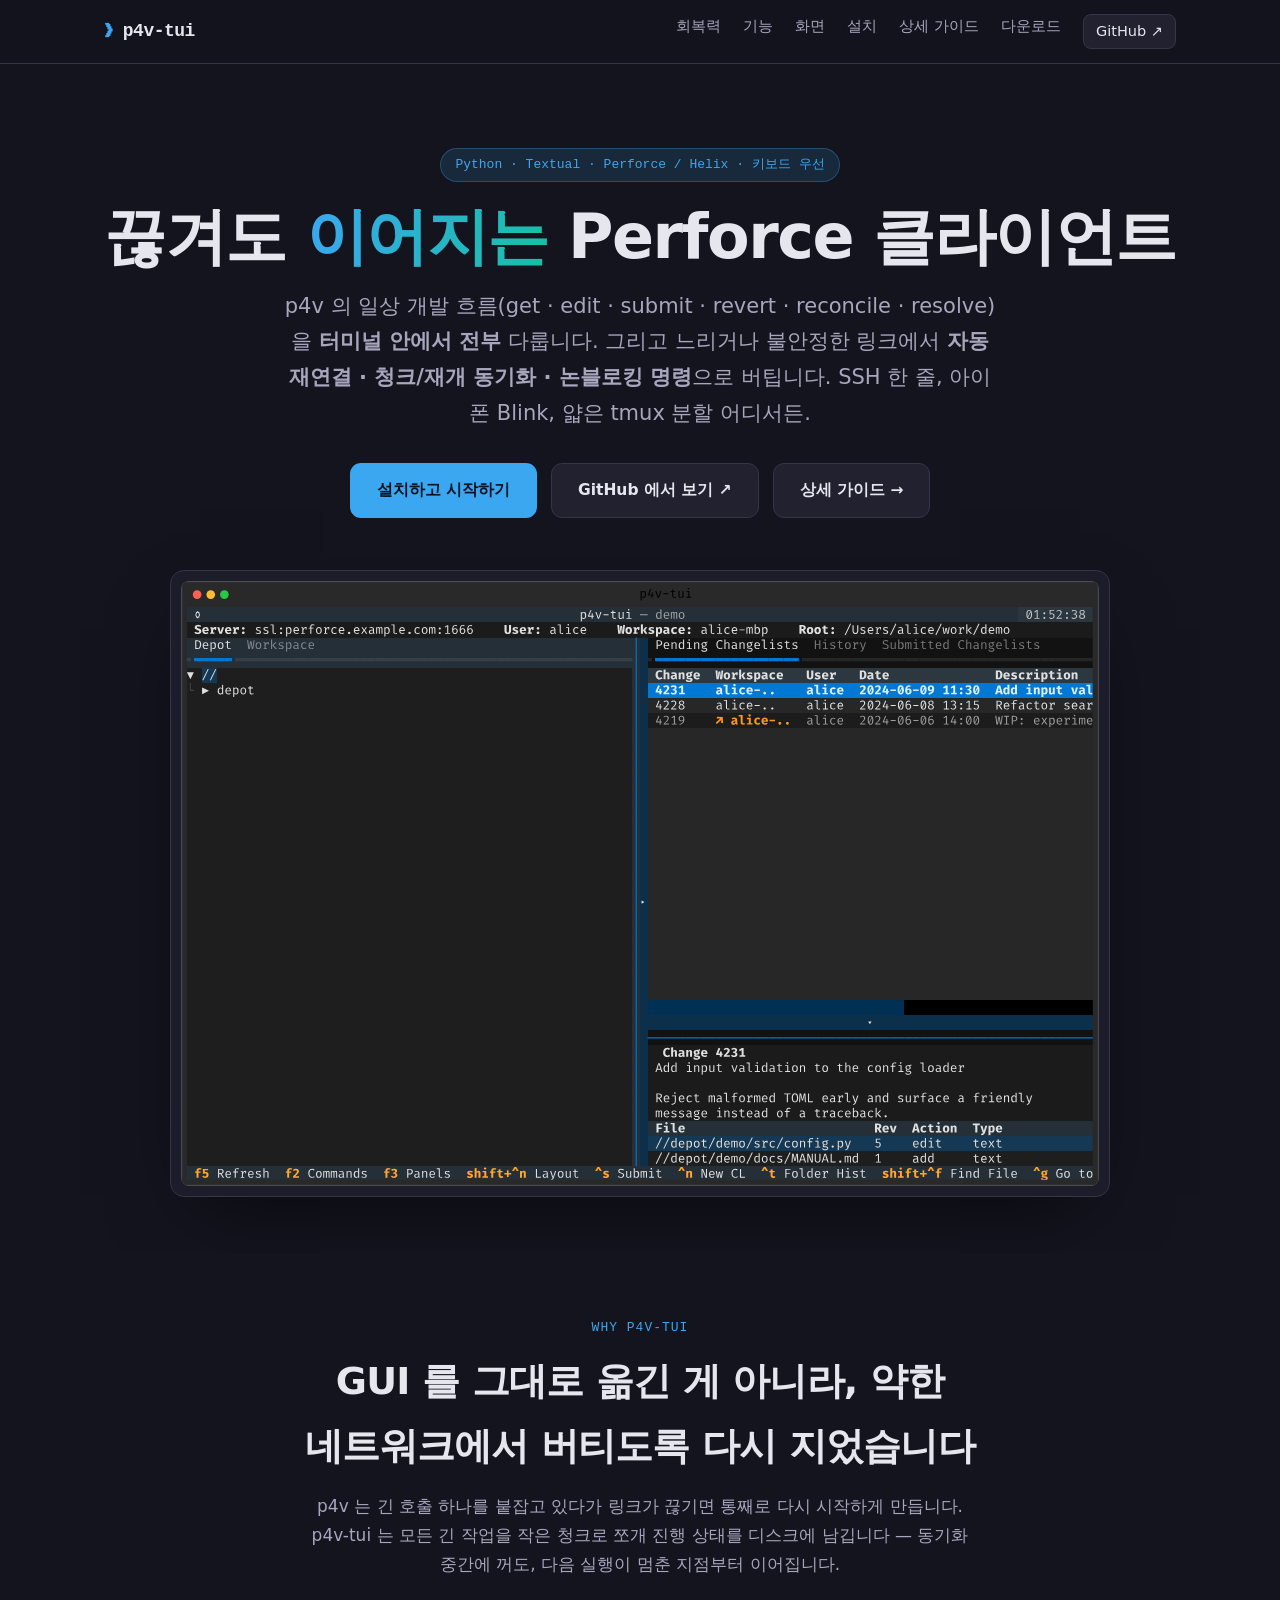
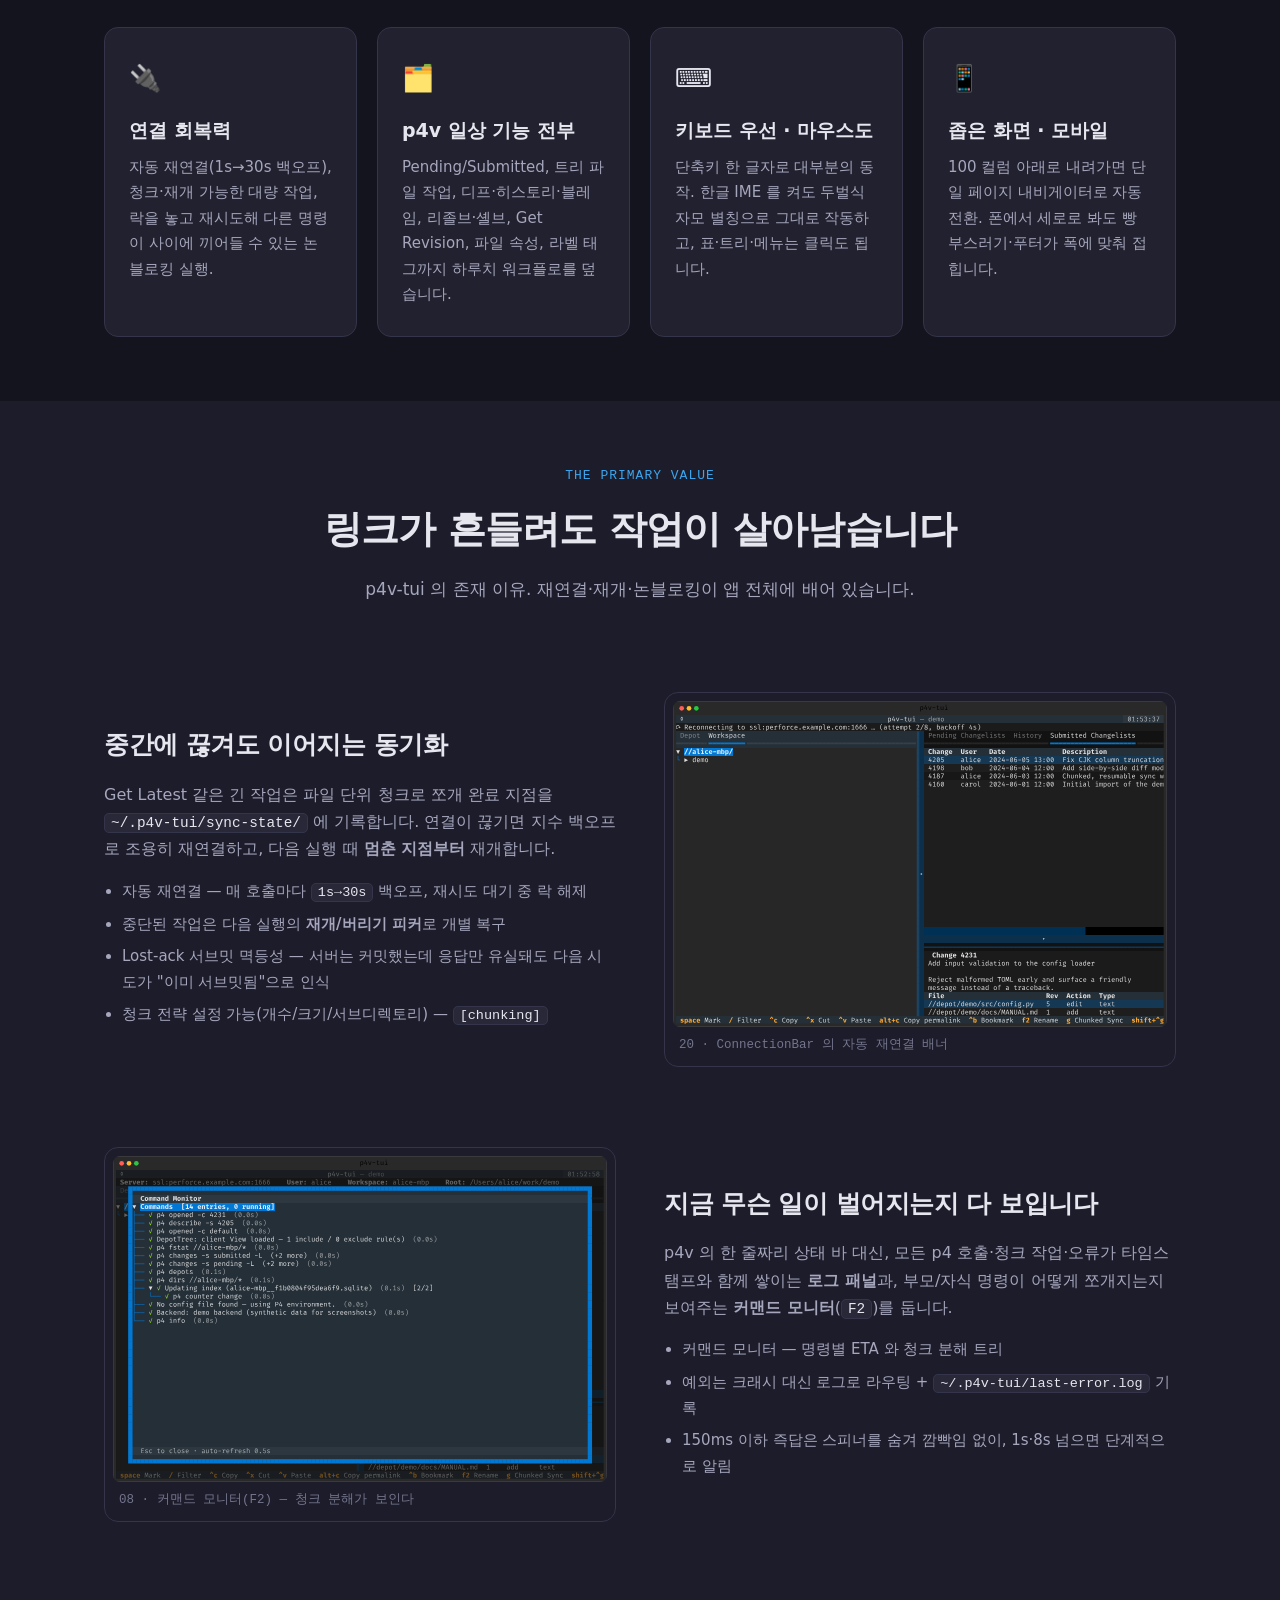
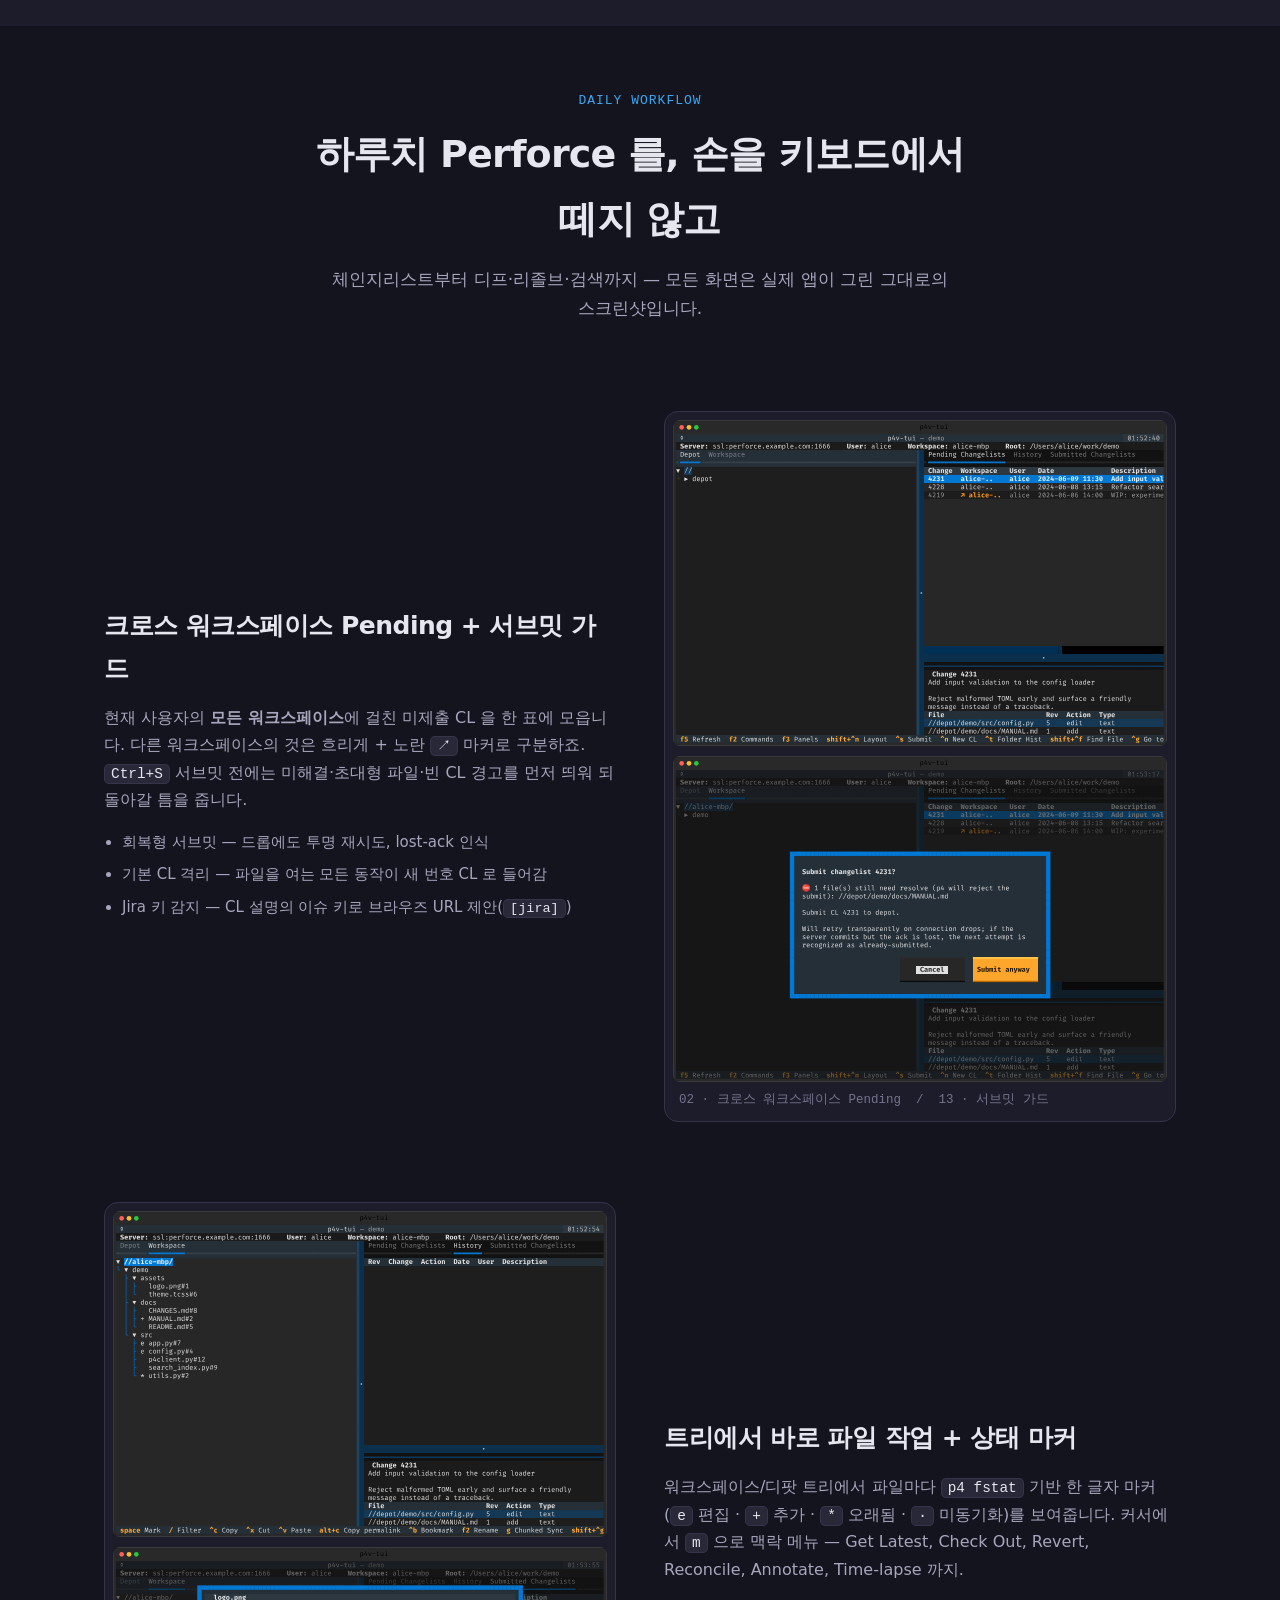
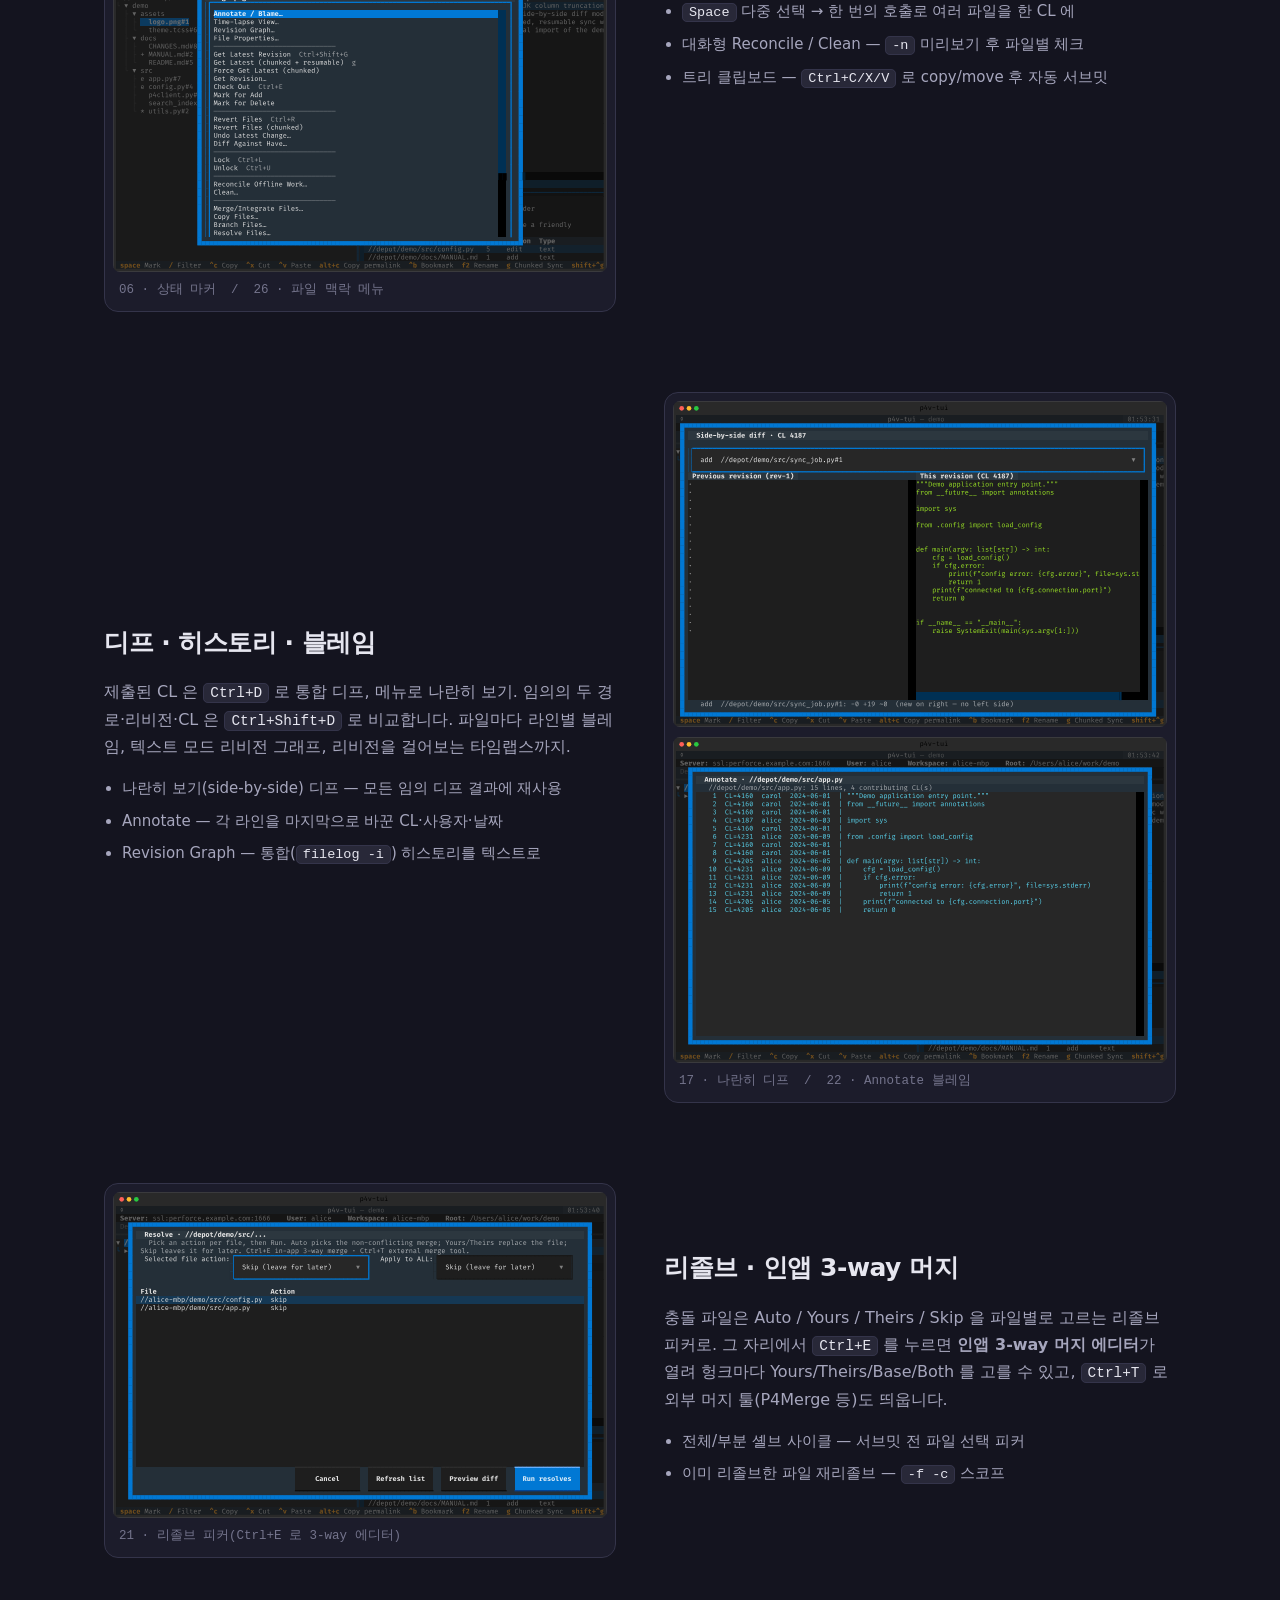
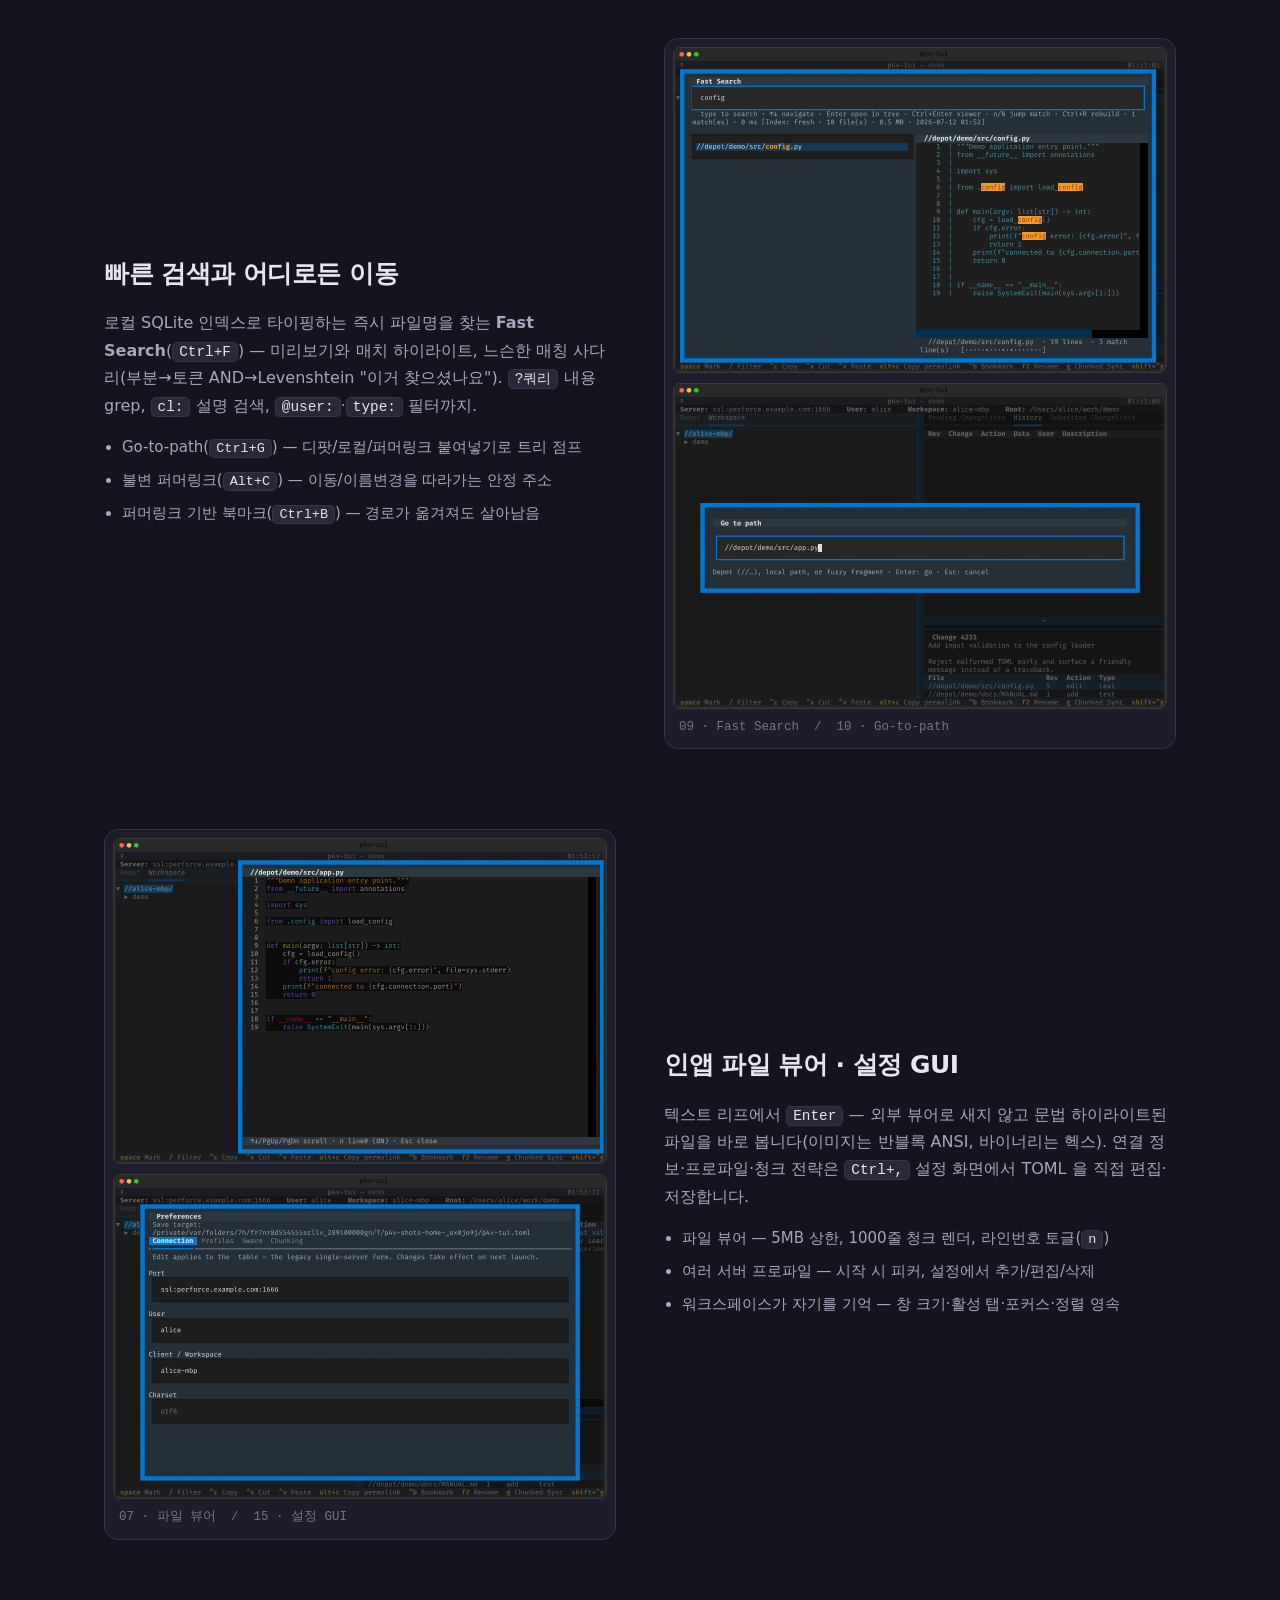
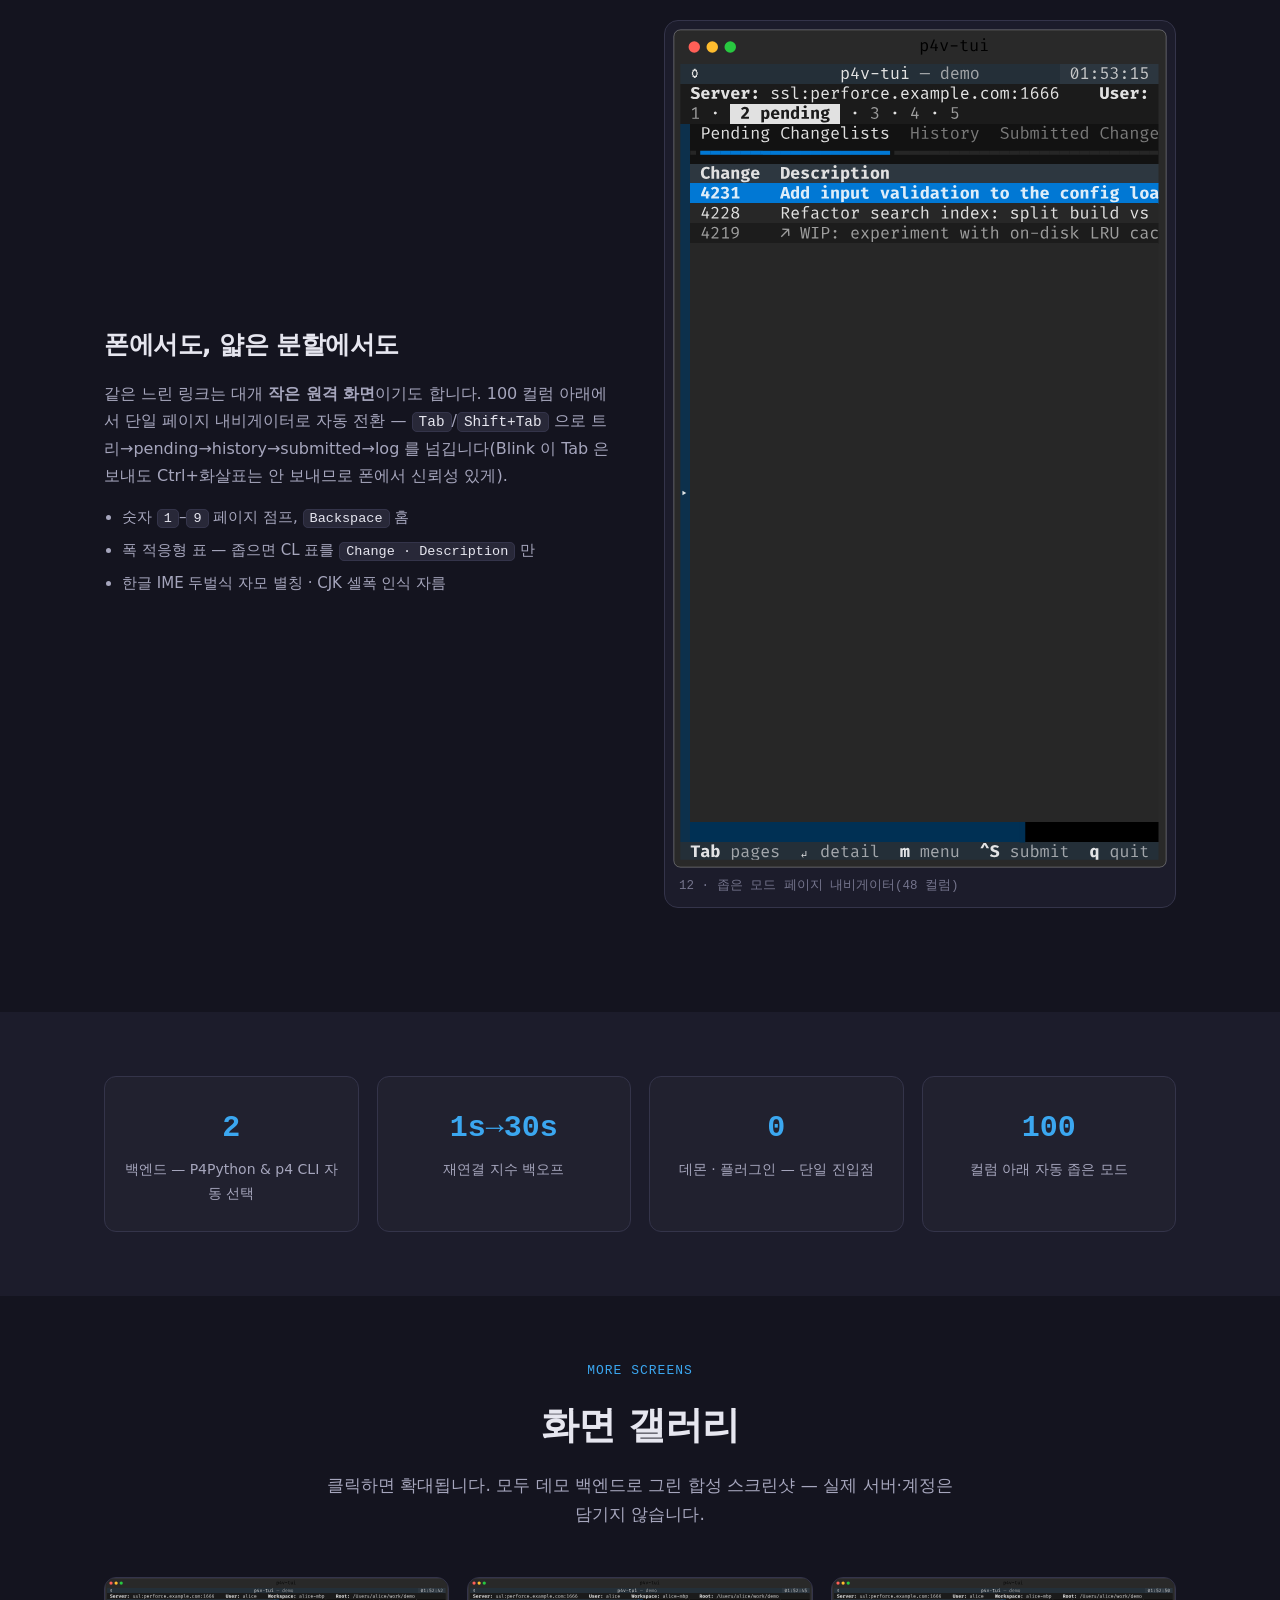
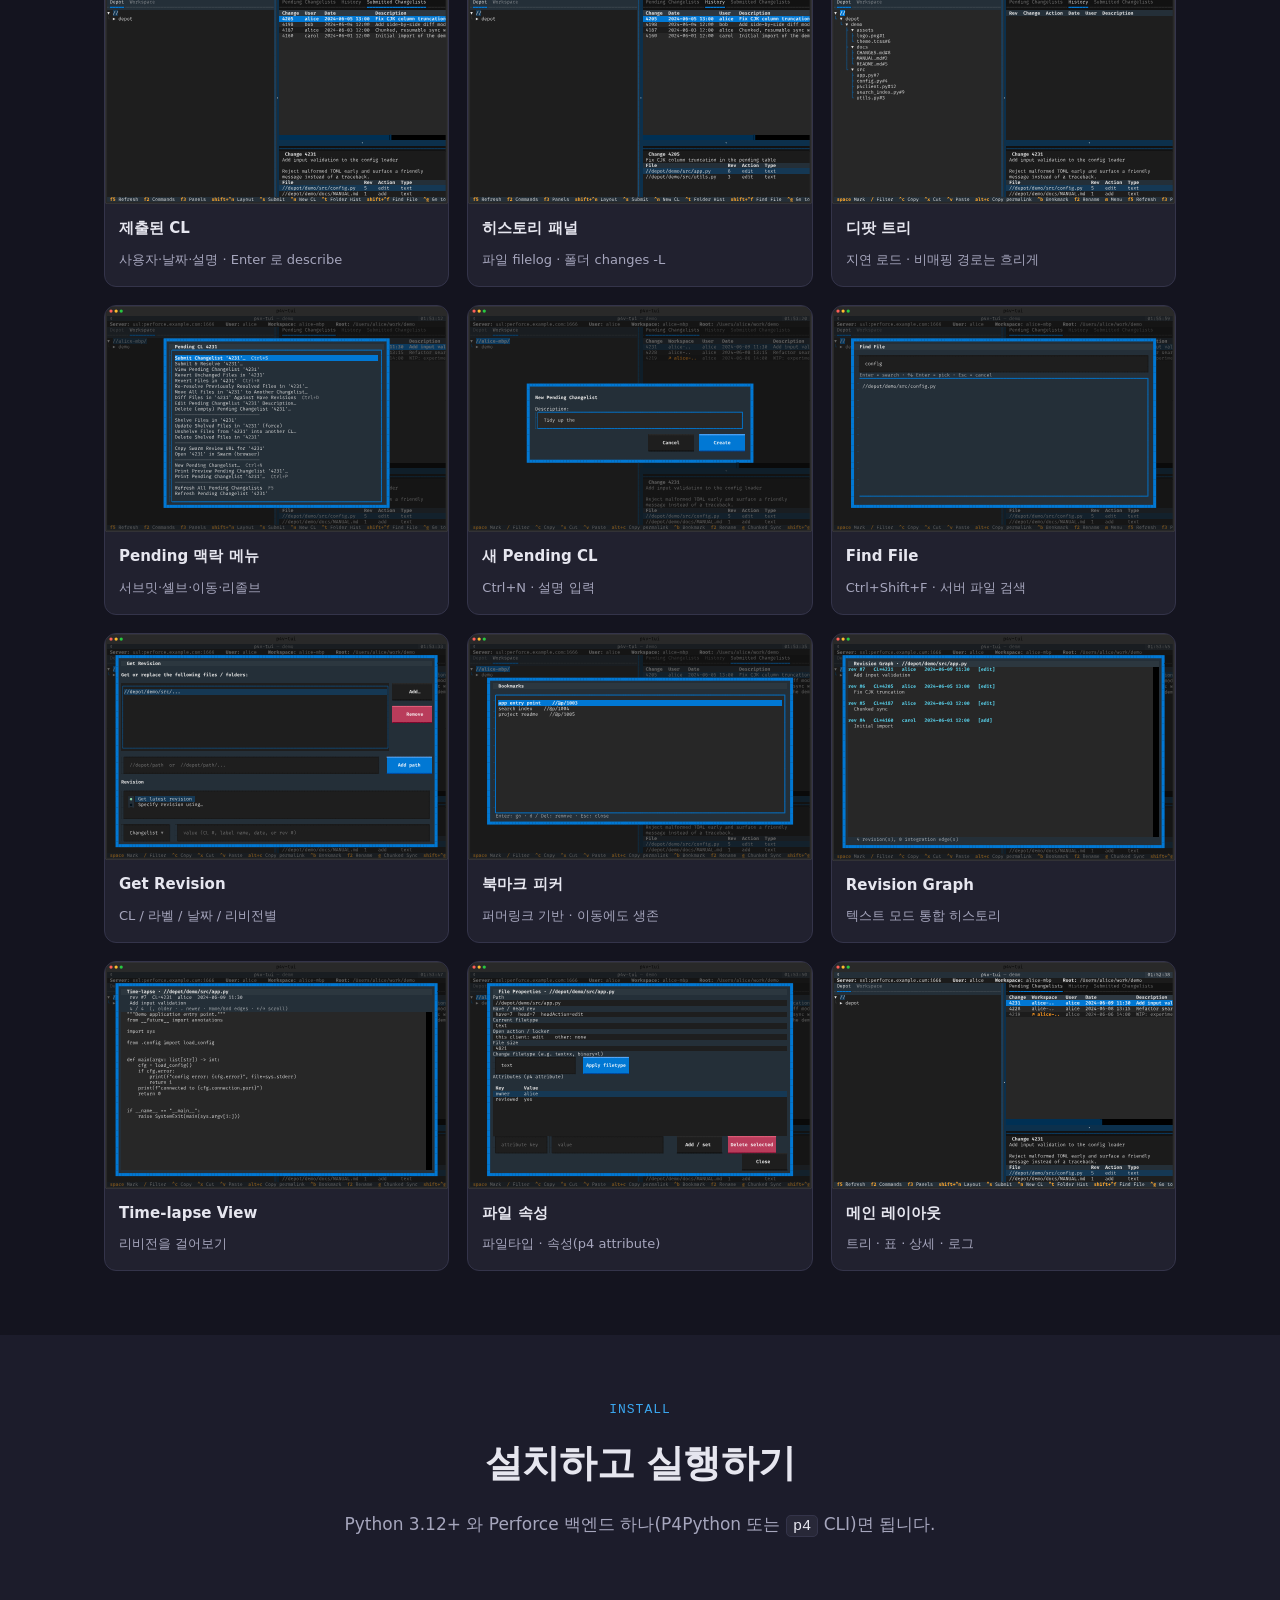
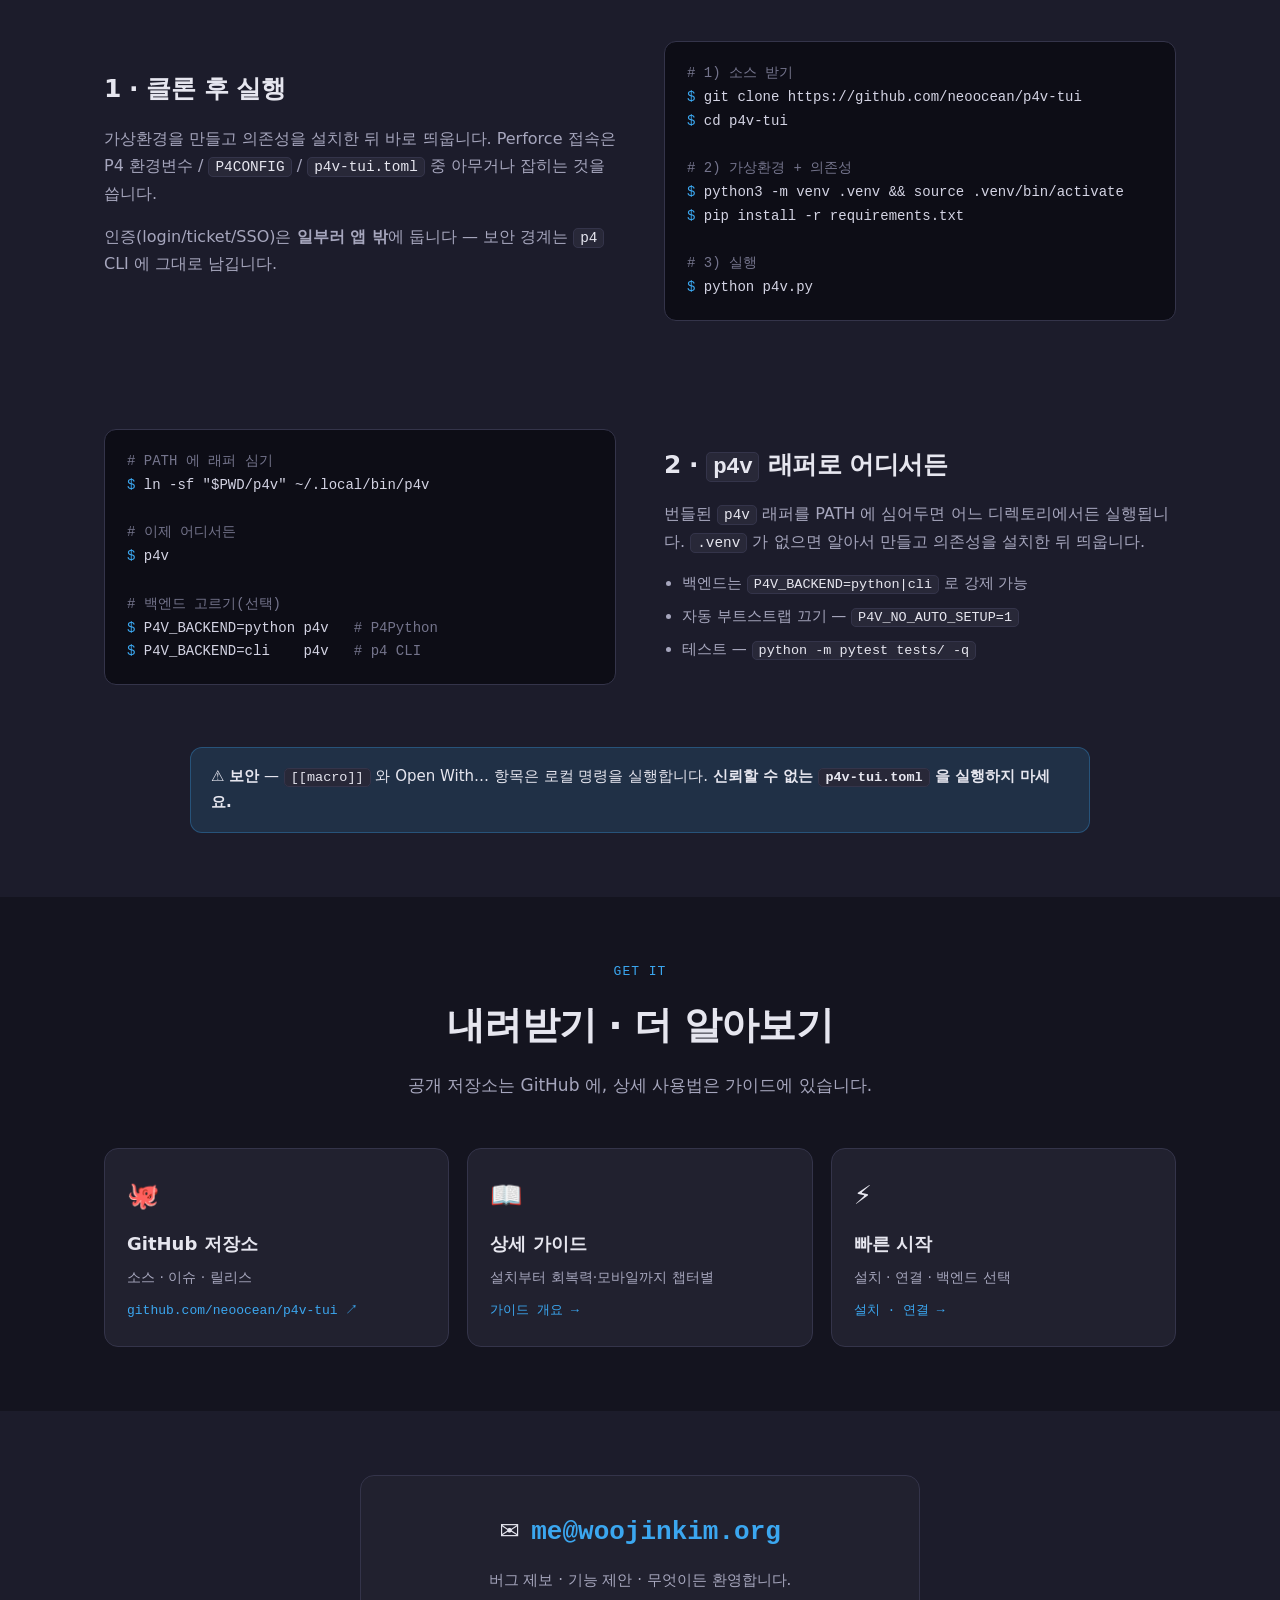
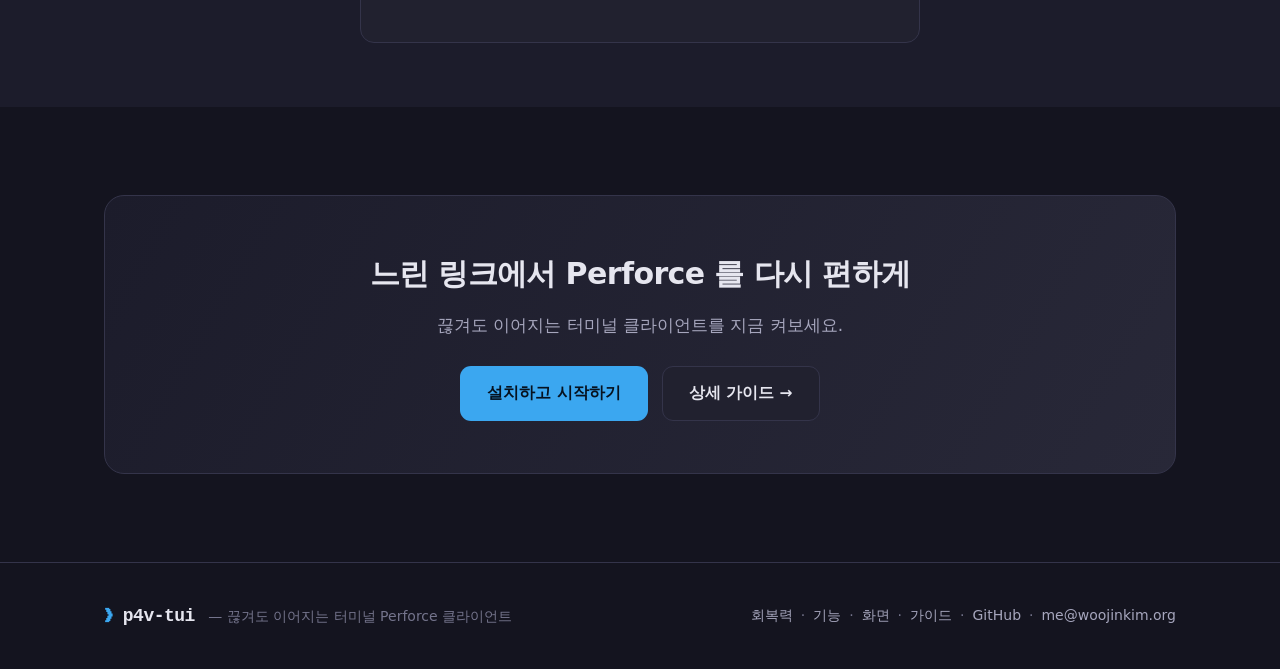
<file: docs/landing/index.html>
<!DOCTYPE html>
<html lang="ko">
<head>
<meta charset="utf-8">
<meta name="viewport" content="width=device-width, initial-scale=1">
<meta http-equiv="Content-Security-Policy" content="default-src 'self'; script-src 'self' matomo.woojinkim.org 'sha256-H2U+1fLmIq25bdrqMwpNv6UQnMt6IDUjvJe8/1FWwpE='; style-src 'self' 'unsafe-inline'; img-src 'self' data: matomo.woojinkim.org; connect-src 'self' matomo.woojinkim.org; base-uri 'self'; frame-ancestors 'self'">
<title>p4v-tui — 끊겨도 이어지는 터미널 Perforce 클라이언트</title>
<meta name="description" content="Textual 로 만든 키보드 우선 Perforce/Helix 터미널 UI. p4v 의 일상 개발 기능을 모두 덮으면서, 느리고 불안정한 네트워크에서도 자동 재연결·청크/재개 동기화·논블로킹으로 버틴다. macOS · Linux, P4Python 또는 p4 CLI.">
<link rel="stylesheet" href="styles.css">
</head>
<body>

<nav class="nav">
  <div class="nav-inner">
    <span class="brand"><span class="prompt">❯</span> p4v-tui</span>
    <div class="nav-links">
      <a href="#resilience">회복력</a>
      <a href="#features">기능</a>
      <a href="#gallery">화면</a>
      <a href="#install">설치</a>
      <a href="guide">상세 가이드</a>
      <a href="#download">다운로드</a>
      <a class="gh" href="https://github.com/neoocean/p4v-tui" target="_blank" rel="noopener">GitHub ↗</a>
    </div>
  </div>
</nav>

<!-- ───────── 히어로 ───────── -->
<header class="hero">
  <div class="wrap">
    <span class="eyebrow">Python · Textual · Perforce / Helix · 키보드 우선</span>
    <h1>끊겨도 <span class="grad">이어지는</span> Perforce 클라이언트</h1>
    <p class="lede">
      p4v 의 일상 개발 흐름(get · edit · submit · revert · reconcile · resolve)을
      <strong>터미널 안에서 전부</strong> 다룹니다. 그리고 느리거나 불안정한 링크에서
      <strong>자동 재연결 · 청크/재개 동기화 · 논블로킹 명령</strong>으로 버팁니다.
      SSH 한 줄, 아이폰 Blink, 얇은 tmux 분할 어디서든.
    </p>
    <div class="cta">
      <a class="btn btn-primary" href="#install">설치하고 시작하기</a>
      <a class="btn btn-ghost" href="https://github.com/neoocean/p4v-tui" target="_blank" rel="noopener">GitHub 에서 보기 ↗</a>
      <a class="btn btn-ghost" href="guide">상세 가이드 →</a>
    </div>
    <div class="hero-shot">
      <img src="image/01-overview.svg" alt="p4v-tui 메인 화면 — 왼쪽 트리, 오른쪽 체인지리스트 표와 상세 패널, 하단 로그.">
    </div>
  </div>
</header>

<!-- ───────── 핵심 가치(기둥) ───────── -->
<section>
  <div class="wrap">
    <div class="section-head">
      <span class="kicker">Why p4v-tui</span>
      <h2>GUI 를 그대로 옮긴 게 아니라, 약한 네트워크에서 버티도록 다시 지었습니다</h2>
      <p>p4v 는 긴 호출 하나를 붙잡고 있다가 링크가 끊기면 통째로 다시 시작하게 만듭니다.
         p4v-tui 는 모든 긴 작업을 작은 청크로 쪼개 진행 상태를 디스크에 남깁니다 —
         동기화 중간에 꺼도, 다음 실행이 멈춘 지점부터 이어집니다.</p>
    </div>
    <div class="pillars">
      <div class="pillar">
        <div class="ic">🔌</div>
        <h3>연결 회복력</h3>
        <p>자동 재연결(1s→30s 백오프), 청크·재개 가능한 대량 작업, 락을 놓고 재시도해
           다른 명령이 사이에 끼어들 수 있는 논블로킹 실행.</p>
      </div>
      <div class="pillar">
        <div class="ic">🗂️</div>
        <h3>p4v 일상 기능 전부</h3>
        <p>Pending/Submitted, 트리 파일 작업, 디프·히스토리·블레임, 리졸브·셸브,
           Get Revision, 파일 속성, 라벨 태그까지 하루치 워크플로를 덮습니다.</p>
      </div>
      <div class="pillar">
        <div class="ic">⌨️</div>
        <h3>키보드 우선 · 마우스도</h3>
        <p>단축키 한 글자로 대부분의 동작. 한글 IME 를 켜도 두벌식 자모 별칭으로
           그대로 작동하고, 표·트리·메뉴는 클릭도 됩니다.</p>
      </div>
      <div class="pillar">
        <div class="ic">📱</div>
        <h3>좁은 화면 · 모바일</h3>
        <p>100 컬럼 아래로 내려가면 단일 페이지 내비게이터로 자동 전환. 폰에서 세로로 봐도
           빵부스러기·푸터가 폭에 맞춰 접힙니다.</p>
      </div>
    </div>
  </div>
</section>

<!-- ───────── 연결 회복력(대표 기능) ───────── -->
<section id="resilience" style="background:var(--bg-soft);">
  <div class="wrap">
    <div class="section-head">
      <span class="kicker">The primary value</span>
      <h2>링크가 흔들려도 작업이 살아남습니다</h2>
      <p>p4v-tui 의 존재 이유. 재연결·재개·논블로킹이 앱 전체에 배어 있습니다.</p>
    </div>

    <div class="feature">
      <div class="ftext">
        <h3>중간에 끊겨도 이어지는 동기화</h3>
        <p>Get Latest 같은 긴 작업은 파일 단위 청크로 쪼개 완료 지점을
           <span class="inline-code">~/.p4v-tui/sync-state/</span> 에 기록합니다.
           연결이 끊기면 지수 백오프로 조용히 재연결하고, 다음 실행 때
           <strong>멈춘 지점부터</strong> 재개합니다.</p>
        <ul>
          <li>자동 재연결 — 매 호출마다 <span class="inline-code">1s→30s</span> 백오프, 재시도 대기 중 락 해제</li>
          <li>중단된 작업은 다음 실행의 <strong>재개/버리기 피커</strong>로 개별 복구</li>
          <li>Lost-ack 서브밋 멱등성 — 서버는 커밋했는데 응답만 유실돼도 다음 시도가 "이미 서브밋됨"으로 인식</li>
          <li>청크 전략 설정 가능(개수/크기/서브디렉토리) — <span class="inline-code">[chunking]</span></li>
        </ul>
      </div>
      <div class="shot">
        <img src="image/20-reconnect.svg" alt="상태 바에 표시된 자동 재연결 배너 — 재시도 2/8, 백오프 4초.">
        <div class="cap">20 · ConnectionBar 의 자동 재연결 배너</div>
      </div>
    </div>

    <div class="feature rev">
      <div class="ftext">
        <h3>지금 무슨 일이 벌어지는지 다 보입니다</h3>
        <p>p4v 의 한 줄짜리 상태 바 대신, 모든 p4 호출·청크 작업·오류가 타임스탬프와 함께
           쌓이는 <strong>로그 패널</strong>과, 부모/자식 명령이 어떻게 쪼개지는지 보여주는
           <strong>커맨드 모니터</strong>(<span class="inline-code">F2</span>)를 둡니다.</p>
        <ul>
          <li>커맨드 모니터 — 명령별 ETA 와 청크 분해 트리</li>
          <li>예외는 크래시 대신 로그로 라우팅 + <span class="inline-code">~/.p4v-tui/last-error.log</span> 기록</li>
          <li>150ms 이하 즉답은 스피너를 숨겨 깜빡임 없이, 1s·8s 넘으면 단계적으로 알림</li>
        </ul>
      </div>
      <div class="shot">
        <img src="image/08-command-monitor.svg" alt="커맨드 모니터 — 부모/자식 명령 트리와 진행 상태.">
        <div class="cap">08 · 커맨드 모니터(F2) — 청크 분해가 보인다</div>
      </div>
    </div>
  </div>
</section>

<!-- ───────── 기능 교차 섹션 ───────── -->
<section id="features">
  <div class="wrap">
    <div class="section-head">
      <span class="kicker">Daily workflow</span>
      <h2>하루치 Perforce 를, 손을 키보드에서 떼지 않고</h2>
      <p>체인지리스트부터 디프·리졸브·검색까지 — 모든 화면은 실제 앱이 그린 그대로의 스크린샷입니다.</p>
    </div>

    <div class="feature">
      <div class="ftext">
        <h3>크로스 워크스페이스 Pending + 서브밋 가드</h3>
        <p>현재 사용자의 <strong>모든 워크스페이스</strong>에 걸친 미제출 CL 을 한 표에 모읍니다.
           다른 워크스페이스의 것은 흐리게 + 노란 <span class="inline-code">↗</span> 마커로 구분하죠.
           <span class="inline-code">Ctrl+S</span> 서브밋 전에는 미해결·초대형 파일·빈 CL 경고를
           먼저 띄워 되돌아갈 틈을 줍니다.</p>
        <ul>
          <li>회복형 서브밋 — 드롭에도 투명 재시도, lost-ack 인식</li>
          <li>기본 CL 격리 — 파일을 여는 모든 동작이 새 번호 CL 로 들어감</li>
          <li>Jira 키 감지 — CL 설명의 이슈 키로 브라우즈 URL 제안(<span class="inline-code">[jira]</span>)</li>
        </ul>
      </div>
      <div class="shot shot-stack">
        <img src="image/02-pending.svg" alt="Pending 체인지리스트 — 크로스 워크스페이스 ↗ 마커.">
        <img src="image/13-submit-confirm.svg" alt="서브밋 확인 — 미해결 파일 경고와 회복형 재시도 설명.">
        <div class="cap">02 · 크로스 워크스페이스 Pending &nbsp;/&nbsp; 13 · 서브밋 가드</div>
      </div>
    </div>

    <div class="feature rev">
      <div class="ftext">
        <h3>트리에서 바로 파일 작업 + 상태 마커</h3>
        <p>워크스페이스/디팟 트리에서 파일마다 <span class="inline-code">p4 fstat</span> 기반
           한 글자 마커(<span class="inline-code">e</span> 편집 · <span class="inline-code">+</span> 추가 ·
           <span class="inline-code">*</span> 오래됨 · <span class="inline-code">·</span> 미동기화)를 보여줍니다.
           커서에서 <span class="inline-code">m</span> 으로 맥락 메뉴 — Get Latest, Check Out,
           Revert, Reconcile, Annotate, Time-lapse 까지.</p>
        <ul>
          <li><span class="inline-code">Space</span> 다중 선택 → 한 번의 호출로 여러 파일을 한 CL 에</li>
          <li>대화형 Reconcile / Clean — <span class="inline-code">-n</span> 미리보기 후 파일별 체크</li>
          <li>트리 클립보드 — <span class="inline-code">Ctrl+C/X/V</span> 로 copy/move 후 자동 서브밋</li>
        </ul>
      </div>
      <div class="shot shot-stack">
        <img src="image/06-workspace-tree.svg" alt="워크스페이스 트리 — 파일 상태 마커.">
        <img src="image/26-workspace-menu.svg" alt="워크스페이스 트리 파일 맥락 메뉴 — Get Latest, Check Out, Revert 등.">
        <div class="cap">06 · 상태 마커 &nbsp;/&nbsp; 26 · 파일 맥락 메뉴</div>
      </div>
    </div>

    <div class="feature">
      <div class="ftext">
        <h3>디프 · 히스토리 · 블레임</h3>
        <p>제출된 CL 은 <span class="inline-code">Ctrl+D</span> 로 통합 디프, 메뉴로 나란히 보기.
           임의의 두 경로·리비전·CL 은 <span class="inline-code">Ctrl+Shift+D</span> 로 비교합니다.
           파일마다 라인별 블레임, 텍스트 모드 리비전 그래프, 리비전을 걸어보는 타임랩스까지.</p>
        <ul>
          <li>나란히 보기(side-by-side) 디프 — 모든 임의 디프 결과에 재사용</li>
          <li>Annotate — 각 라인을 마지막으로 바꾼 CL·사용자·날짜</li>
          <li>Revision Graph — 통합(<span class="inline-code">filelog -i</span>) 히스토리를 텍스트로</li>
        </ul>
      </div>
      <div class="shot shot-stack">
        <img src="image/17-sxs-diff.svg" alt="나란히 보기 디프 뷰어.">
        <img src="image/22-annotate.svg" alt="Annotate / 블레임 — 라인별 체인지리스트.">
        <div class="cap">17 · 나란히 디프 &nbsp;/&nbsp; 22 · Annotate 블레임</div>
      </div>
    </div>

    <div class="feature rev">
      <div class="ftext">
        <h3>리졸브 · 인앱 3-way 머지</h3>
        <p>충돌 파일은 Auto / Yours / Theirs / Skip 을 파일별로 고르는 리졸브 피커로.
           그 자리에서 <span class="inline-code">Ctrl+E</span> 를 누르면
           <strong>인앱 3-way 머지 에디터</strong>가 열려 헝크마다 Yours/Theirs/Base/Both 를
           고를 수 있고, <span class="inline-code">Ctrl+T</span> 로 외부 머지 툴(P4Merge 등)도
           띄웁니다.</p>
        <ul>
          <li>전체/부분 셸브 사이클 — 서브밋 전 파일 선택 피커</li>
          <li>이미 리졸브한 파일 재리졸브 — <span class="inline-code">-f -c</span> 스코프</li>
        </ul>
      </div>
      <div class="shot">
        <img src="image/21-resolve.svg" alt="리졸브 피커 — 파일별 Auto/Yours/Theirs/Skip.">
        <div class="cap">21 · 리졸브 피커(Ctrl+E 로 3-way 에디터)</div>
      </div>
    </div>

    <div class="feature">
      <div class="ftext">
        <h3>빠른 검색과 어디로든 이동</h3>
        <p>로컬 SQLite 인덱스로 타이핑하는 즉시 파일명을 찾는
           <strong>Fast Search</strong>(<span class="inline-code">Ctrl+F</span>) — 미리보기와
           매치 하이라이트, 느슨한 매칭 사다리(부분→토큰 AND→Levenshtein "이거 찾으셨나요").
           <span class="inline-code">?쿼리</span> 내용 grep, <span class="inline-code">cl:</span>
           설명 검색, <span class="inline-code">@user:</span>·<span class="inline-code">type:</span> 필터까지.</p>
        <ul>
          <li>Go-to-path(<span class="inline-code">Ctrl+G</span>) — 디팟/로컬/퍼머링크 붙여넣기로 트리 점프</li>
          <li>불변 퍼머링크(<span class="inline-code">Alt+C</span>) — 이동/이름변경을 따라가는 안정 주소</li>
          <li>퍼머링크 기반 북마크(<span class="inline-code">Ctrl+B</span>) — 경로가 옮겨져도 살아남음</li>
        </ul>
      </div>
      <div class="shot shot-stack">
        <img src="image/09-fast-search.svg" alt="Fast Search — 즉시 결과와 미리보기.">
        <img src="image/10-goto-path.svg" alt="Go to path — 경로 붙여넣기로 트리 점프.">
        <div class="cap">09 · Fast Search &nbsp;/&nbsp; 10 · Go-to-path</div>
      </div>
    </div>

    <div class="feature rev">
      <div class="ftext">
        <h3>인앱 파일 뷰어 · 설정 GUI</h3>
        <p>텍스트 리프에서 <span class="inline-code">Enter</span> — 외부 뷰어로 새지 않고
           문법 하이라이트된 파일을 바로 봅니다(이미지는 반블록 ANSI, 바이너리는 헥스).
           연결 정보·프로파일·청크 전략은 <span class="inline-code">Ctrl+,</span> 설정 화면에서
           TOML 을 직접 편집·저장합니다.</p>
        <ul>
          <li>파일 뷰어 — 5MB 상한, 1000줄 청크 렌더, 라인번호 토글(<span class="inline-code">n</span>)</li>
          <li>여러 서버 프로파일 — 시작 시 피커, 설정에서 추가/편집/삭제</li>
          <li>워크스페이스가 자기를 기억 — 창 크기·활성 탭·포커스·정렬 영속</li>
        </ul>
      </div>
      <div class="shot shot-stack">
        <img src="image/07-file-viewer.svg" alt="인앱 파일 뷰어 — 문법 하이라이트.">
        <img src="image/15-preferences.svg" alt="설정 화면 — 인앱 TOML 편집기 / 프로파일.">
        <div class="cap">07 · 파일 뷰어 &nbsp;/&nbsp; 15 · 설정 GUI</div>
      </div>
    </div>

    <div class="feature">
      <div class="ftext">
        <h3>폰에서도, 얇은 분할에서도</h3>
        <p>같은 느린 링크는 대개 <strong>작은 원격 화면</strong>이기도 합니다. 100 컬럼 아래에서
           단일 페이지 내비게이터로 자동 전환 — <span class="inline-code">Tab</span>/<span class="inline-code">Shift+Tab</span>
           으로 트리→pending→history→submitted→log 를 넘깁니다(Blink 이 Tab 은 보내도
           Ctrl+화살표는 안 보내므로 폰에서 신뢰성 있게).</p>
        <ul>
          <li>숫자 <span class="inline-code">1</span>–<span class="inline-code">9</span> 페이지 점프, <span class="inline-code">Backspace</span> 홈</li>
          <li>폭 적응형 표 — 좁으면 CL 표를 <span class="inline-code">Change · Description</span> 만</li>
          <li>한글 IME 두벌식 자모 별칭 · CJK 셀폭 인식 자름</li>
        </ul>
      </div>
      <div class="shot">
        <img src="image/12-narrow-mode.svg" alt="좁은 화면 페이지 내비게이터(48 컬럼).">
        <div class="cap">12 · 좁은 모드 페이지 내비게이터(48 컬럼)</div>
      </div>
    </div>
  </div>
</section>

<!-- ───────── 통계 ───────── -->
<section style="background:var(--bg-soft);">
  <div class="wrap">
    <div class="stats">
      <div class="stat"><div class="n">2</div><div class="l">백엔드 — P4Python & p4 CLI 자동 선택</div></div>
      <div class="stat"><div class="n">1s→30s</div><div class="l">재연결 지수 백오프</div></div>
      <div class="stat"><div class="n">0</div><div class="l">데몬 · 플러그인 — 단일 진입점</div></div>
      <div class="stat"><div class="n">100</div><div class="l">컬럼 아래 자동 좁은 모드</div></div>
    </div>
  </div>
</section>

<!-- ───────── 스크린샷 갤러리 ───────── -->
<section id="gallery">
  <div class="wrap">
    <div class="section-head">
      <span class="kicker">More screens</span>
      <h2>화면 갤러리</h2>
      <p>클릭하면 확대됩니다. 모두 데모 백엔드로 그린 합성 스크린샷 — 실제 서버·계정은 담기지 않습니다.</p>
    </div>
    <div class="gallery">
      <div class="gcard"><img src="image/03-submitted.svg" alt="Submitted 체인지리스트"><div class="meta"><b>제출된 CL</b><span>사용자·날짜·설명 · Enter 로 describe</span></div></div>
      <div class="gcard"><img src="image/04-history.svg" alt="파일/폴더 히스토리"><div class="meta"><b>히스토리 패널</b><span>파일 filelog · 폴더 changes -L</span></div></div>
      <div class="gcard"><img src="image/05-depot-tree.svg" alt="디팟 트리"><div class="meta"><b>디팟 트리</b><span>지연 로드 · 비매핑 경로는 흐리게</span></div></div>
      <div class="gcard"><img src="image/11-context-menu.svg" alt="Pending 맥락 메뉴"><div class="meta"><b>Pending 맥락 메뉴</b><span>서브밋·셸브·이동·리졸브</span></div></div>
      <div class="gcard"><img src="image/14-new-changelist.svg" alt="새 체인지리스트"><div class="meta"><b>새 Pending CL</b><span>Ctrl+N · 설명 입력</span></div></div>
      <div class="gcard"><img src="image/16-find-file.svg" alt="Find File"><div class="meta"><b>Find File</b><span>Ctrl+Shift+F · 서버 파일 검색</span></div></div>
      <div class="gcard"><img src="image/18-get-revision.svg" alt="Get Revision 다이얼로그"><div class="meta"><b>Get Revision</b><span>CL / 라벨 / 날짜 / 리비전별</span></div></div>
      <div class="gcard"><img src="image/19-bookmarks.svg" alt="북마크 피커"><div class="meta"><b>북마크 피커</b><span>퍼머링크 기반 · 이동에도 생존</span></div></div>
      <div class="gcard"><img src="image/23-revision-graph.svg" alt="Revision Graph"><div class="meta"><b>Revision Graph</b><span>텍스트 모드 통합 히스토리</span></div></div>
      <div class="gcard"><img src="image/24-timelapse.svg" alt="Time-lapse View"><div class="meta"><b>Time-lapse View</b><span>리비전을 걸어보기</span></div></div>
      <div class="gcard"><img src="image/25-file-properties.svg" alt="파일 속성"><div class="meta"><b>파일 속성</b><span>파일타입 · 속성(p4 attribute)</span></div></div>
      <div class="gcard"><img src="image/01-overview.svg" alt="메인 레이아웃"><div class="meta"><b>메인 레이아웃</b><span>트리 · 표 · 상세 · 로그</span></div></div>
    </div>
  </div>
</section>

<!-- ───────── 설치 ───────── -->
<section id="install" style="background:var(--bg-soft);">
  <div class="wrap">
    <div class="section-head">
      <span class="kicker">Install</span>
      <h2>설치하고 실행하기</h2>
      <p>Python 3.12+ 와 Perforce 백엔드 하나(P4Python 또는 <span class="inline-code">p4</span> CLI)면 됩니다.</p>
    </div>

    <div class="feature">
      <div class="ftext">
        <h3>1 · 클론 후 실행</h3>
        <p>가상환경을 만들고 의존성을 설치한 뒤 바로 띄웁니다. Perforce 접속은
           P4 환경변수 / <span class="inline-code">P4CONFIG</span> / <span class="inline-code">p4v-tui.toml</span>
           중 아무거나 잡히는 것을 씁니다.</p>
        <p>인증(login/ticket/SSO)은 <strong>일부러 앱 밖</strong>에 둡니다 —
           보안 경계는 <span class="inline-code">p4</span> CLI 에 그대로 남깁니다.</p>
      </div>
      <div>
<pre class="code"><span class="c"># 1) 소스 받기</span>
<span class="p">$</span> git clone https://github.com/neoocean/p4v-tui
<span class="p">$</span> cd p4v-tui

<span class="c"># 2) 가상환경 + 의존성</span>
<span class="p">$</span> python3 -m venv .venv && source .venv/bin/activate
<span class="p">$</span> pip install -r requirements.txt

<span class="c"># 3) 실행</span>
<span class="p">$</span> python p4v.py</pre>
      </div>
    </div>

    <div class="feature rev">
      <div class="ftext">
        <h3>2 · <span class="inline-code">p4v</span> 래퍼로 어디서든</h3>
        <p>번들된 <span class="inline-code">p4v</span> 래퍼를 PATH 에 심어두면 어느 디렉토리에서든
           실행됩니다. <span class="inline-code">.venv</span> 가 없으면 알아서 만들고 의존성을
           설치한 뒤 띄웁니다.</p>
        <ul>
          <li>백엔드는 <span class="inline-code">P4V_BACKEND=python|cli</span> 로 강제 가능</li>
          <li>자동 부트스트랩 끄기 — <span class="inline-code">P4V_NO_AUTO_SETUP=1</span></li>
          <li>테스트 — <span class="inline-code">python -m pytest tests/ -q</span></li>
        </ul>
      </div>
      <div>
<pre class="code"><span class="c"># PATH 에 래퍼 심기</span>
<span class="p">$</span> ln -sf "$PWD/p4v" ~/.local/bin/p4v

<span class="c"># 이제 어디서든</span>
<span class="p">$</span> p4v

<span class="c"># 백엔드 고르기(선택)</span>
<span class="p">$</span> P4V_BACKEND=python p4v   <span class="c"># P4Python</span>
<span class="p">$</span> P4V_BACKEND=cli    p4v   <span class="c"># p4 CLI</span></pre>
      </div>
    </div>

    <div class="callout" style="max-width:900px;margin:8px auto 0;">
      ⚠️ <strong>보안</strong> — <span class="inline-code">[[macro]]</span> 와 Open With… 항목은 로컬 명령을
      실행합니다. <strong>신뢰할 수 없는 <span class="inline-code">p4v-tui.toml</span> 을 실행하지 마세요.</strong>
    </div>
  </div>
</section>

<!-- ───────── 다운로드 ───────── -->
<section id="download">
  <div class="wrap">
    <div class="section-head">
      <span class="kicker">Get it</span>
      <h2>내려받기 · 더 알아보기</h2>
      <p>공개 저장소는 GitHub 에, 상세 사용법은 가이드에 있습니다.</p>
    </div>
    <div class="dl-grid">
      <a class="dl-card" href="https://github.com/neoocean/p4v-tui" target="_blank" rel="noopener">
        <div class="dl-ic">🐙</div><b>GitHub 저장소</b>
        <span>소스 · 이슈 · 릴리스</span>
        <span class="dl-link">github.com/neoocean/p4v-tui ↗</span>
      </a>
      <a class="dl-card" href="guide">
        <div class="dl-ic">📖</div><b>상세 가이드</b>
        <span>설치부터 회복력·모바일까지 챕터별</span>
        <span class="dl-link">가이드 개요 →</span>
      </a>
      <a class="dl-card" href="guide/install">
        <div class="dl-ic">⚡</div><b>빠른 시작</b>
        <span>설치 · 연결 · 백엔드 선택</span>
        <span class="dl-link">설치 · 연결 →</span>
      </a>
    </div>
  </div>
</section>

<!-- ───────── 연락 ───────── -->
<section style="background:var(--bg-soft);">
  <div class="wrap">
    <div class="contact-card">
      <div class="contact-row">
        <span class="contact-ic">✉️</span>
        <a class="contact-mail" href="mailto:me@woojinkim.org?subject=p4v-tui">me@woojinkim.org</a>
      </div>
      <p class="contact-sub">버그 제보 · 기능 제안 · 무엇이든 환영합니다.</p>
    </div>
  </div>
</section>

<!-- ───────── CTA 배너 ───────── -->
<section>
  <div class="wrap">
    <div class="banner">
      <h2>느린 링크에서 Perforce 를 다시 편하게</h2>
      <p>끊겨도 이어지는 터미널 클라이언트를 지금 켜보세요.</p>
      <div class="cta">
        <a class="btn btn-primary" href="#install">설치하고 시작하기</a>
        <a class="btn btn-ghost" href="guide">상세 가이드 →</a>
      </div>
    </div>
  </div>
</section>

<!-- ───────── 푸터 ───────── -->
<footer class="foot">
  <div class="wrap">
    <div><span class="brand"><span class="prompt">❯</span> p4v-tui</span> &nbsp; — 끊겨도 이어지는 터미널 Perforce 클라이언트</div>
    <div class="foot-links">
      <a href="#resilience">회복력</a> ·
      <a href="#features">기능</a> ·
      <a href="#gallery">화면</a> ·
      <a href="guide">가이드</a> ·
      <a href="https://github.com/neoocean/p4v-tui" target="_blank" rel="noopener">GitHub</a> ·
      <a href="mailto:me@woojinkim.org?subject=p4v-tui">me@woojinkim.org</a>
    </div>
  </div>
</footer>

<script src="lightbox.js" defer></script>
<!-- Matomo -->
<script>
  var _paq = window._paq = window._paq || [];
  /* tracker methods like "setCustomDimension" should be called before "trackPageView" */
  _paq.push(['trackPageView']);
  _paq.push(['enableLinkTracking']);
  (function() {
    var u="//matomo.woojinkim.org/";
    _paq.push(['setTrackerUrl', u+'matomo.php']);
    _paq.push(['setSiteId', '9']);
    var d=document, g=d.createElement('script'), s=d.getElementsByTagName('script')[0];
    g.async=true; g.src=u+'matomo.js'; s.parentNode.insertBefore(g,s);
  })();
</script>
<!-- End Matomo Code -->
</body>
</html>
</file>
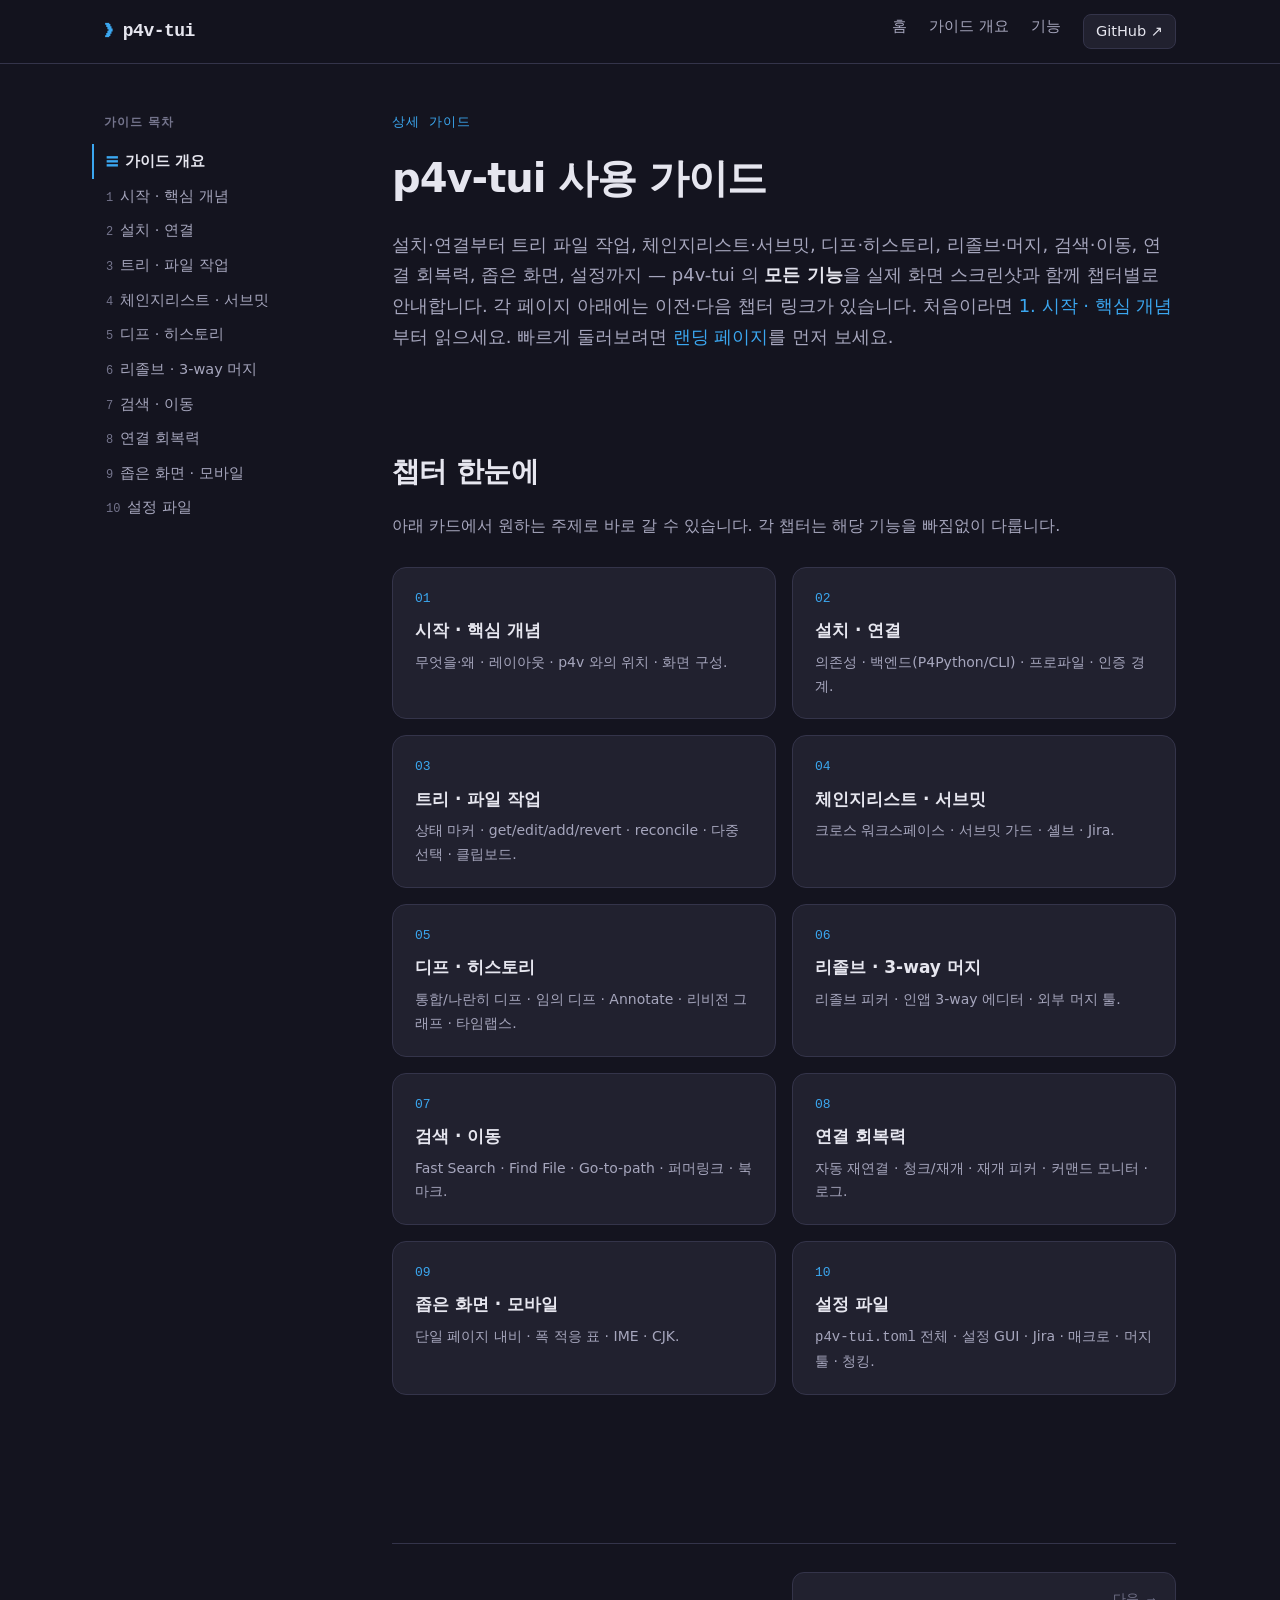
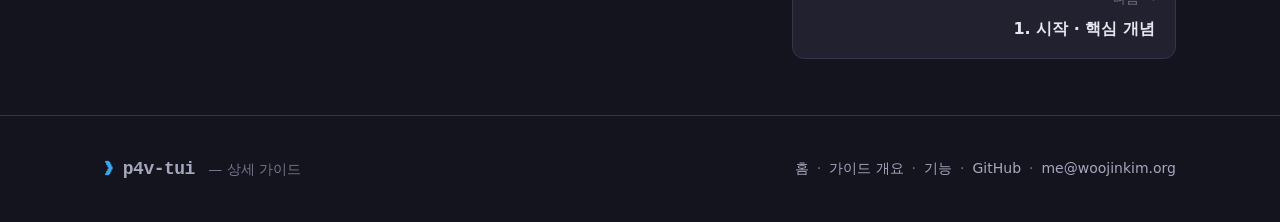
<file: docs/landing/guide.html>
<!DOCTYPE html>
<html lang="ko">
<head>
<meta charset="utf-8">
<meta name="viewport" content="width=device-width, initial-scale=1">
<meta http-equiv="Content-Security-Policy" content="default-src 'self'; script-src 'self' matomo.woojinkim.org 'sha256-H2U+1fLmIq25bdrqMwpNv6UQnMt6IDUjvJe8/1FWwpE='; style-src 'self' 'unsafe-inline'; img-src 'self' data: matomo.woojinkim.org; connect-src 'self' matomo.woojinkim.org; base-uri 'self'; frame-ancestors 'self'">
<title>p4v-tui 상세 가이드 — 챕터별 전체 기능 안내</title>
<meta name="description" content="p4v-tui 사용 상세 가이드 개요. 설치·연결·트리 파일 작업·체인지리스트·디프/히스토리·리졸브/머지·검색/이동·연결 회복력·좁은 화면·설정까지 챕터별로 모든 기능을 스크린샷과 함께 설명합니다.">
<link rel="stylesheet" href="styles.css">
</head>
<body>

<nav class="nav">
  <div class="nav-inner">
    <a class="brand" href="/" style="text-decoration:none"><span class="prompt">❯</span> p4v-tui</a>
    <div class="nav-links">
      <a href="/">홈</a>
      <a href="/guide">가이드 개요</a>
      <a href="/#features">기능</a>
      <a class="gh" href="https://github.com/neoocean/p4v-tui" target="_blank" rel="noopener">GitHub ↗</a>
    </div>
  </div>
</nav>

<div class="wrap">
  <div class="guide-layout">

    <aside class="toc">
      <h4>가이드 목차</h4>
      <a class="active" href="/guide"><span class="num">☰</span>가이드 개요</a>
      <a href="/guide/start"><span class="num">1</span>시작 · 핵심 개념</a>
      <a href="/guide/install"><span class="num">2</span>설치 · 연결</a>
      <a href="/guide/trees"><span class="num">3</span>트리 · 파일 작업</a>
      <a href="/guide/changelists"><span class="num">4</span>체인지리스트 · 서브밋</a>
      <a href="/guide/diff"><span class="num">5</span>디프 · 히스토리</a>
      <a href="/guide/resolve"><span class="num">6</span>리졸브 · 3-way 머지</a>
      <a href="/guide/search"><span class="num">7</span>검색 · 이동</a>
      <a href="/guide/resilience"><span class="num">8</span>연결 회복력</a>
      <a href="/guide/narrow"><span class="num">9</span>좁은 화면 · 모바일</a>
      <a href="/guide/config"><span class="num">10</span>설정 파일</a>
    </aside>

    <main class="doc">

      <header style="margin-bottom:8px;">
        <span class="kicker">상세 가이드</span>
        <h1 style="font-size:40px;letter-spacing:-1px;margin:6px 0 10px;">p4v-tui 사용 가이드</h1>
        <p style="font-size:18px;">
          설치·연결부터 트리 파일 작업, 체인지리스트·서브밋, 디프·히스토리, 리졸브·머지,
          검색·이동, 연결 회복력, 좁은 화면, 설정까지 — p4v-tui 의 <strong>모든 기능</strong>을
          실제 화면 스크린샷과 함께 챕터별로 안내합니다. 각 페이지 아래에는 이전·다음 챕터 링크가
          있습니다. 처음이라면 <a href="/guide/start">1. 시작 · 핵심 개념</a>부터 읽으세요. 빠르게
          둘러보려면 <a href="/">랜딩 페이지</a>를 먼저 보세요.
        </p>
      </header>

      <section>
        <h2 style="border-top:none;">챕터 한눈에</h2>
        <p>아래 카드에서 원하는 주제로 바로 갈 수 있습니다. 각 챕터는 해당 기능을 빠짐없이 다룹니다.</p>
        <div class="ch-grid">
          <a class="ch-card" href="/guide/start"><span class="ch-num">01</span><b>시작 · 핵심 개념</b><span>무엇을·왜 · 레이아웃 · p4v 와의 위치 · 화면 구성.</span></a>
          <a class="ch-card" href="/guide/install"><span class="ch-num">02</span><b>설치 · 연결</b><span>의존성 · 백엔드(P4Python/CLI) · 프로파일 · 인증 경계.</span></a>
          <a class="ch-card" href="/guide/trees"><span class="ch-num">03</span><b>트리 · 파일 작업</b><span>상태 마커 · get/edit/add/revert · reconcile · 다중선택 · 클립보드.</span></a>
          <a class="ch-card" href="/guide/changelists"><span class="ch-num">04</span><b>체인지리스트 · 서브밋</b><span>크로스 워크스페이스 · 서브밋 가드 · 셸브 · Jira.</span></a>
          <a class="ch-card" href="/guide/diff"><span class="ch-num">05</span><b>디프 · 히스토리</b><span>통합/나란히 디프 · 임의 디프 · Annotate · 리비전 그래프 · 타임랩스.</span></a>
          <a class="ch-card" href="/guide/resolve"><span class="ch-num">06</span><b>리졸브 · 3-way 머지</b><span>리졸브 피커 · 인앱 3-way 에디터 · 외부 머지 툴.</span></a>
          <a class="ch-card" href="/guide/search"><span class="ch-num">07</span><b>검색 · 이동</b><span>Fast Search · Find File · Go-to-path · 퍼머링크 · 북마크.</span></a>
          <a class="ch-card" href="/guide/resilience"><span class="ch-num">08</span><b>연결 회복력</b><span>자동 재연결 · 청크/재개 · 재개 피커 · 커맨드 모니터 · 로그.</span></a>
          <a class="ch-card" href="/guide/narrow"><span class="ch-num">09</span><b>좁은 화면 · 모바일</b><span>단일 페이지 내비 · 폭 적응 표 · IME · CJK.</span></a>
          <a class="ch-card" href="/guide/config"><span class="ch-num">10</span><b>설정 파일</b><span><code>p4v-tui.toml</code> 전체 · 설정 GUI · Jira · 매크로 · 머지 툴 · 청킹.</span></a>
        </div>
      </section>

      <nav class="pager" aria-label="가이드 페이지 이동">
        <a class="pager-next" href="/guide/start" style="grid-column:2">
          <span class="pager-dir">다음 →</span>
          <span class="pager-title">1. 시작 · 핵심 개념</span>
        </a>
      </nav>

    </main>
  </div>
</div>

<footer class="foot">
  <div class="wrap">
    <div><a class="brand" href="/" style="text-decoration:none"><span class="prompt">❯</span> p4v-tui</a> &nbsp; — 상세 가이드</div>
    <div class="foot-links">
      <a href="/">홈</a> ·
      <a href="/guide">가이드 개요</a> ·
      <a href="/#features">기능</a> ·
      <a href="https://github.com/neoocean/p4v-tui" target="_blank" rel="noopener">GitHub</a> ·
      <a href="mailto:me@woojinkim.org?subject=p4v-tui">me@woojinkim.org</a>
    </div>
  </div>
</footer>

<script src="lightbox.js" defer></script>
<!-- Matomo -->
<script>
  var _paq = window._paq = window._paq || [];
  /* tracker methods like "setCustomDimension" should be called before "trackPageView" */
  _paq.push(['trackPageView']);
  _paq.push(['enableLinkTracking']);
  (function() {
    var u="//matomo.woojinkim.org/";
    _paq.push(['setTrackerUrl', u+'matomo.php']);
    _paq.push(['setSiteId', '9']);
    var d=document, g=d.createElement('script'), s=d.getElementsByTagName('script')[0];
    g.async=true; g.src=u+'matomo.js'; s.parentNode.insertBefore(g,s);
  })();
</script>
<!-- End Matomo Code -->
</body>
</html>
</file>
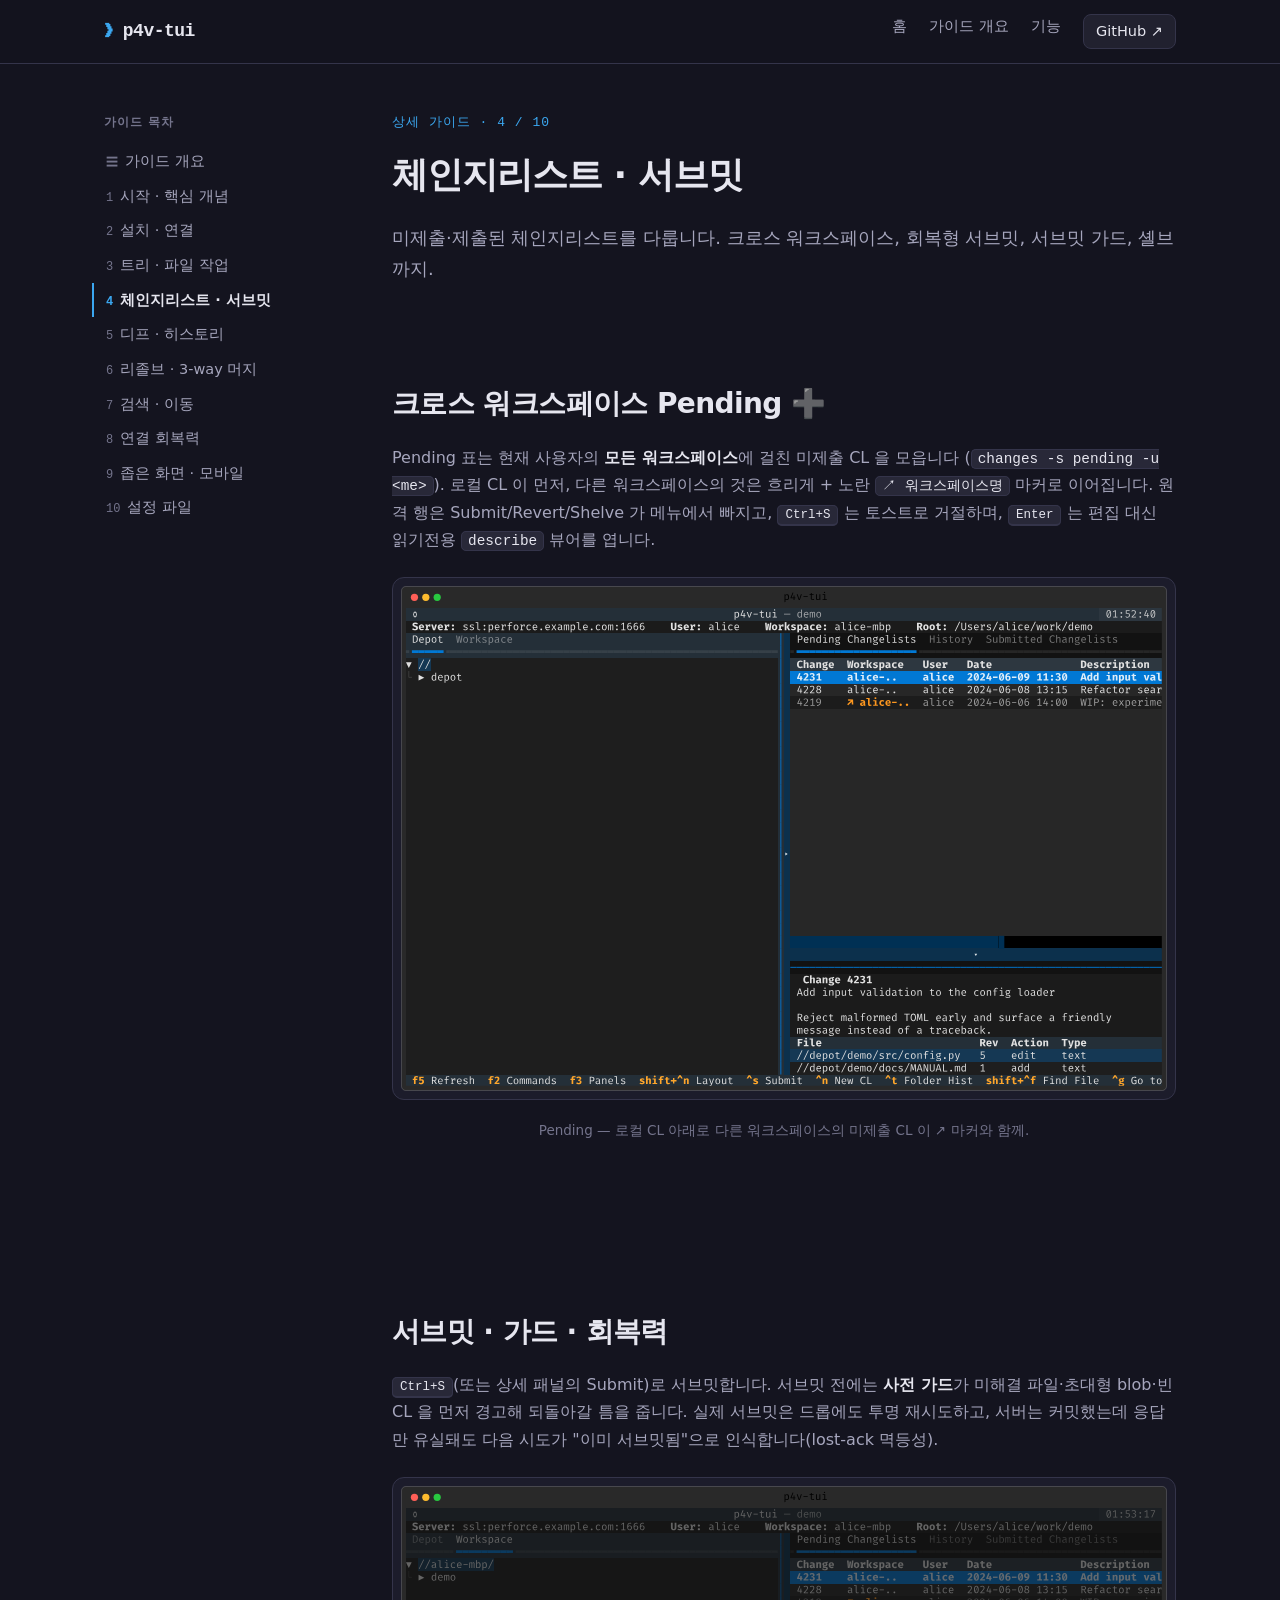
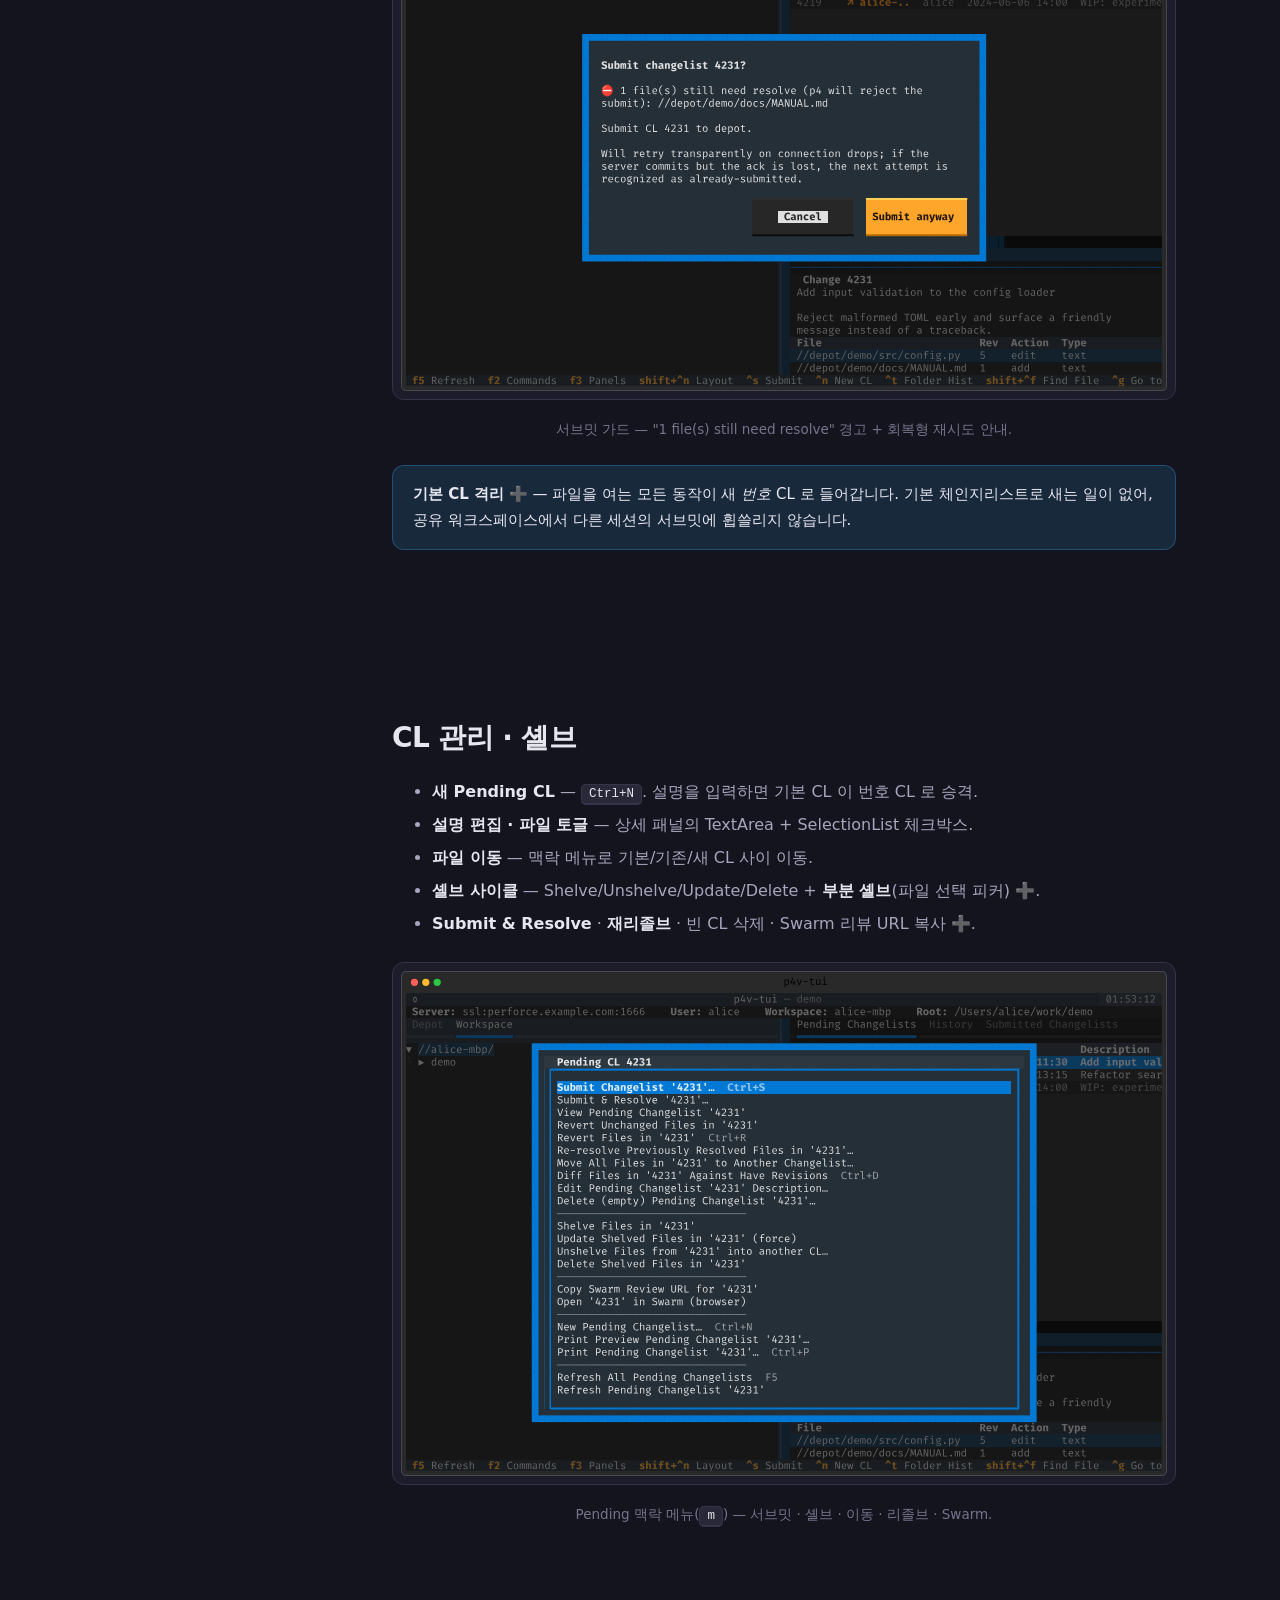
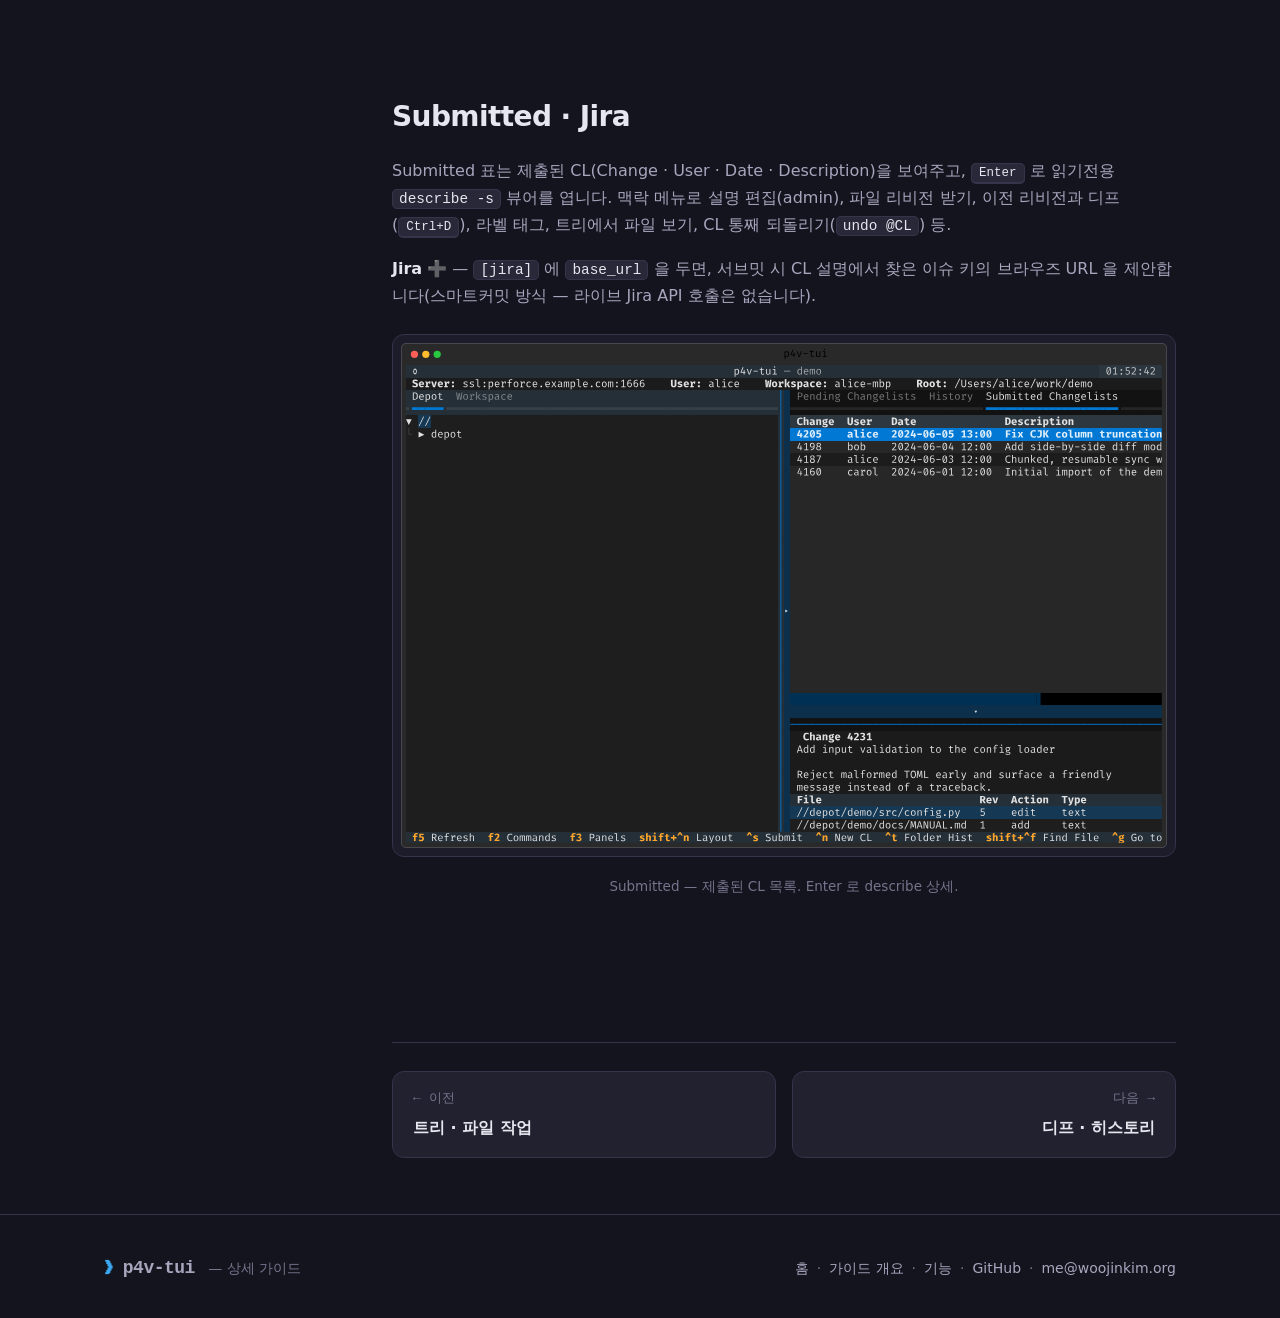
<file: docs/landing/guide/changelists.html>
<!DOCTYPE html>
<html lang="ko">
<head>
<meta charset="utf-8">
<meta name="viewport" content="width=device-width, initial-scale=1">
<meta http-equiv="Content-Security-Policy" content="default-src 'self'; script-src 'self' matomo.woojinkim.org 'sha256-H2U+1fLmIq25bdrqMwpNv6UQnMt6IDUjvJe8/1FWwpE='; style-src 'self' 'unsafe-inline'; img-src 'self' data: matomo.woojinkim.org; connect-src 'self' matomo.woojinkim.org; base-uri 'self'; frame-ancestors 'self'">
<title>체인지리스트 · 서브밋 — p4v-tui 가이드 4</title>
<meta name="description" content="크로스 워크스페이스 Pending, 서브밋 가드, 셸브 사이클, 새 CL, 파일 이동, Submitted 뷰, Jira 링크.">
<link rel="stylesheet" href="../styles.css">
</head>
<body data-topic="changelists">
<div class="wrap">
  <div class="guide-layout">
    <aside class="toc"></aside>
    <main class="doc">

      <header style="margin-bottom:8px;">
        <span class="kicker">상세 가이드 · 4 / 10</span>
        <h1 style="font-size:36px;letter-spacing:-1px;margin:6px 0 10px;">체인지리스트 · 서브밋</h1>
        <p style="font-size:18px;">미제출·제출된 체인지리스트를 다룹니다. 크로스 워크스페이스, 회복형 서브밋, 서브밋 가드, 셸브까지.</p>
      </header>

      <section>
        <h2 style="border-top:none;">크로스 워크스페이스 Pending ➕</h2>
        <p>Pending 표는 현재 사용자의 <strong>모든 워크스페이스</strong>에 걸친 미제출 CL 을 모읍니다
           (<span class="inline-code">changes -s pending -u &lt;me&gt;</span>). 로컬 CL 이 먼저,
           다른 워크스페이스의 것은 흐리게 + 노란 <span class="inline-code">↗ 워크스페이스명</span> 마커로
           이어집니다. 원격 행은 Submit/Revert/Shelve 가 메뉴에서 빠지고, <kbd>Ctrl+S</kbd> 는 토스트로
           거절하며, <kbd>Enter</kbd> 는 편집 대신 읽기전용 <span class="inline-code">describe</span> 뷰어를 엽니다.</p>
        <figure>
          <img src="../image/02-pending.svg" alt="Pending 체인지리스트 — 크로스 워크스페이스 ↗ 마커.">
          <figcaption>Pending — 로컬 CL 아래로 다른 워크스페이스의 미제출 CL 이 ↗ 마커와 함께.</figcaption>
        </figure>
      </section>

      <section>
        <h2>서브밋 · 가드 · 회복력</h2>
        <p><kbd>Ctrl+S</kbd>(또는 상세 패널의 Submit)로 서브밋합니다. 서브밋 전에는
           <strong>사전 가드</strong>가 미해결 파일·초대형 blob·빈 CL 을 먼저 경고해 되돌아갈 틈을 줍니다.
           실제 서브밋은 드롭에도 투명 재시도하고, 서버는 커밋했는데 응답만 유실돼도 다음 시도가
           "이미 서브밋됨"으로 인식합니다(lost-ack 멱등성).</p>
        <figure>
          <img src="../image/13-submit-confirm.svg" alt="서브밋 확인 — 미해결 파일 경고와 회복형 재시도 설명.">
          <figcaption>서브밋 가드 — "1 file(s) still need resolve" 경고 + 회복형 재시도 안내.</figcaption>
        </figure>
        <div class="callout">
          <strong>기본 CL 격리</strong> ➕ — 파일을 여는 모든 동작이 새 <em>번호</em> CL 로 들어갑니다.
          기본 체인지리스트로 새는 일이 없어, 공유 워크스페이스에서 다른 세션의 서브밋에 휩쓸리지 않습니다.
        </div>
      </section>

      <section>
        <h2>CL 관리 · 셸브</h2>
        <ul>
          <li><strong>새 Pending CL</strong> — <kbd>Ctrl+N</kbd>. 설명을 입력하면 기본 CL 이 번호 CL 로 승격.</li>
          <li><strong>설명 편집 · 파일 토글</strong> — 상세 패널의 TextArea + SelectionList 체크박스.</li>
          <li><strong>파일 이동</strong> — 맥락 메뉴로 기본/기존/새 CL 사이 이동.</li>
          <li><strong>셸브 사이클</strong> — Shelve/Unshelve/Update/Delete + <strong>부분 셸브</strong>(파일 선택 피커) ➕.</li>
          <li><strong>Submit &amp; Resolve</strong> · <strong>재리졸브</strong> · 빈 CL 삭제 · Swarm 리뷰 URL 복사 ➕.</li>
        </ul>
        <figure>
          <img src="../image/11-context-menu.svg" alt="Pending 맥락 메뉴.">
          <figcaption>Pending 맥락 메뉴(<kbd>m</kbd>) — 서브밋 · 셸브 · 이동 · 리졸브 · Swarm.</figcaption>
        </figure>
      </section>

      <section>
        <h2>Submitted · Jira</h2>
        <p>Submitted 표는 제출된 CL(Change · User · Date · Description)을 보여주고,
           <kbd>Enter</kbd> 로 읽기전용 <span class="inline-code">describe -s</span> 뷰어를 엽니다.
           맥락 메뉴로 설명 편집(admin), 파일 리비전 받기, 이전 리비전과 디프(<kbd>Ctrl+D</kbd>),
           라벨 태그, 트리에서 파일 보기, CL 통째 되돌리기(<span class="inline-code">undo @CL</span>) 등.</p>
        <p><strong>Jira</strong> ➕ — <span class="inline-code">[jira]</span> 에 <span class="inline-code">base_url</span>
           을 두면, 서브밋 시 CL 설명에서 찾은 이슈 키의 브라우즈 URL 을 제안합니다(스마트커밋 방식 —
           라이브 Jira API 호출은 없습니다).</p>
        <figure>
          <img src="../image/03-submitted.svg" alt="Submitted 체인지리스트.">
          <figcaption>Submitted — 제출된 CL 목록. Enter 로 describe 상세.</figcaption>
        </figure>
      </section>

    </main>
  </div>
</div>
<script src="../guide-nav.js" defer></script>
<script src="../lightbox.js" defer></script>
<!-- Matomo -->
<script>
  var _paq = window._paq = window._paq || [];
  /* tracker methods like "setCustomDimension" should be called before "trackPageView" */
  _paq.push(['trackPageView']);
  _paq.push(['enableLinkTracking']);
  (function() {
    var u="//matomo.woojinkim.org/";
    _paq.push(['setTrackerUrl', u+'matomo.php']);
    _paq.push(['setSiteId', '9']);
    var d=document, g=d.createElement('script'), s=d.getElementsByTagName('script')[0];
    g.async=true; g.src=u+'matomo.js'; s.parentNode.insertBefore(g,s);
  })();
</script>
<!-- End Matomo Code -->
</body>
</html>
</file>
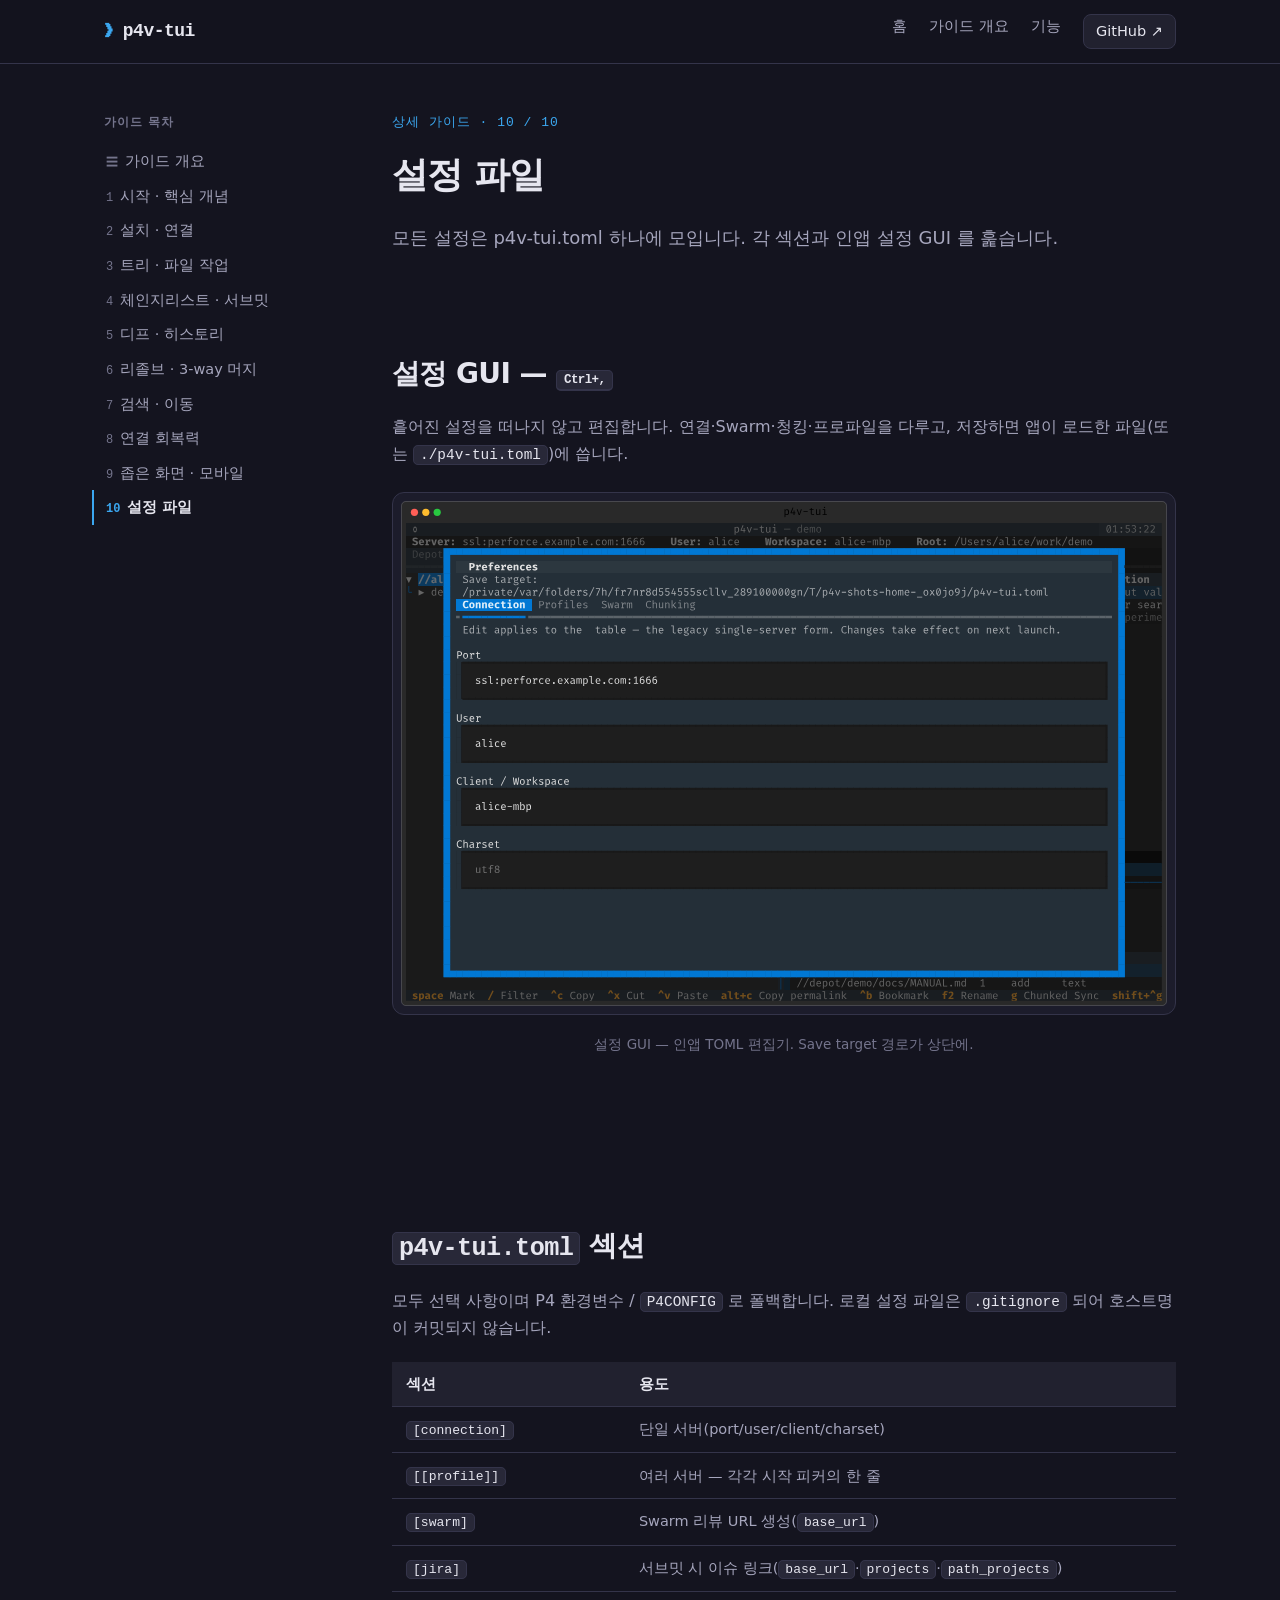
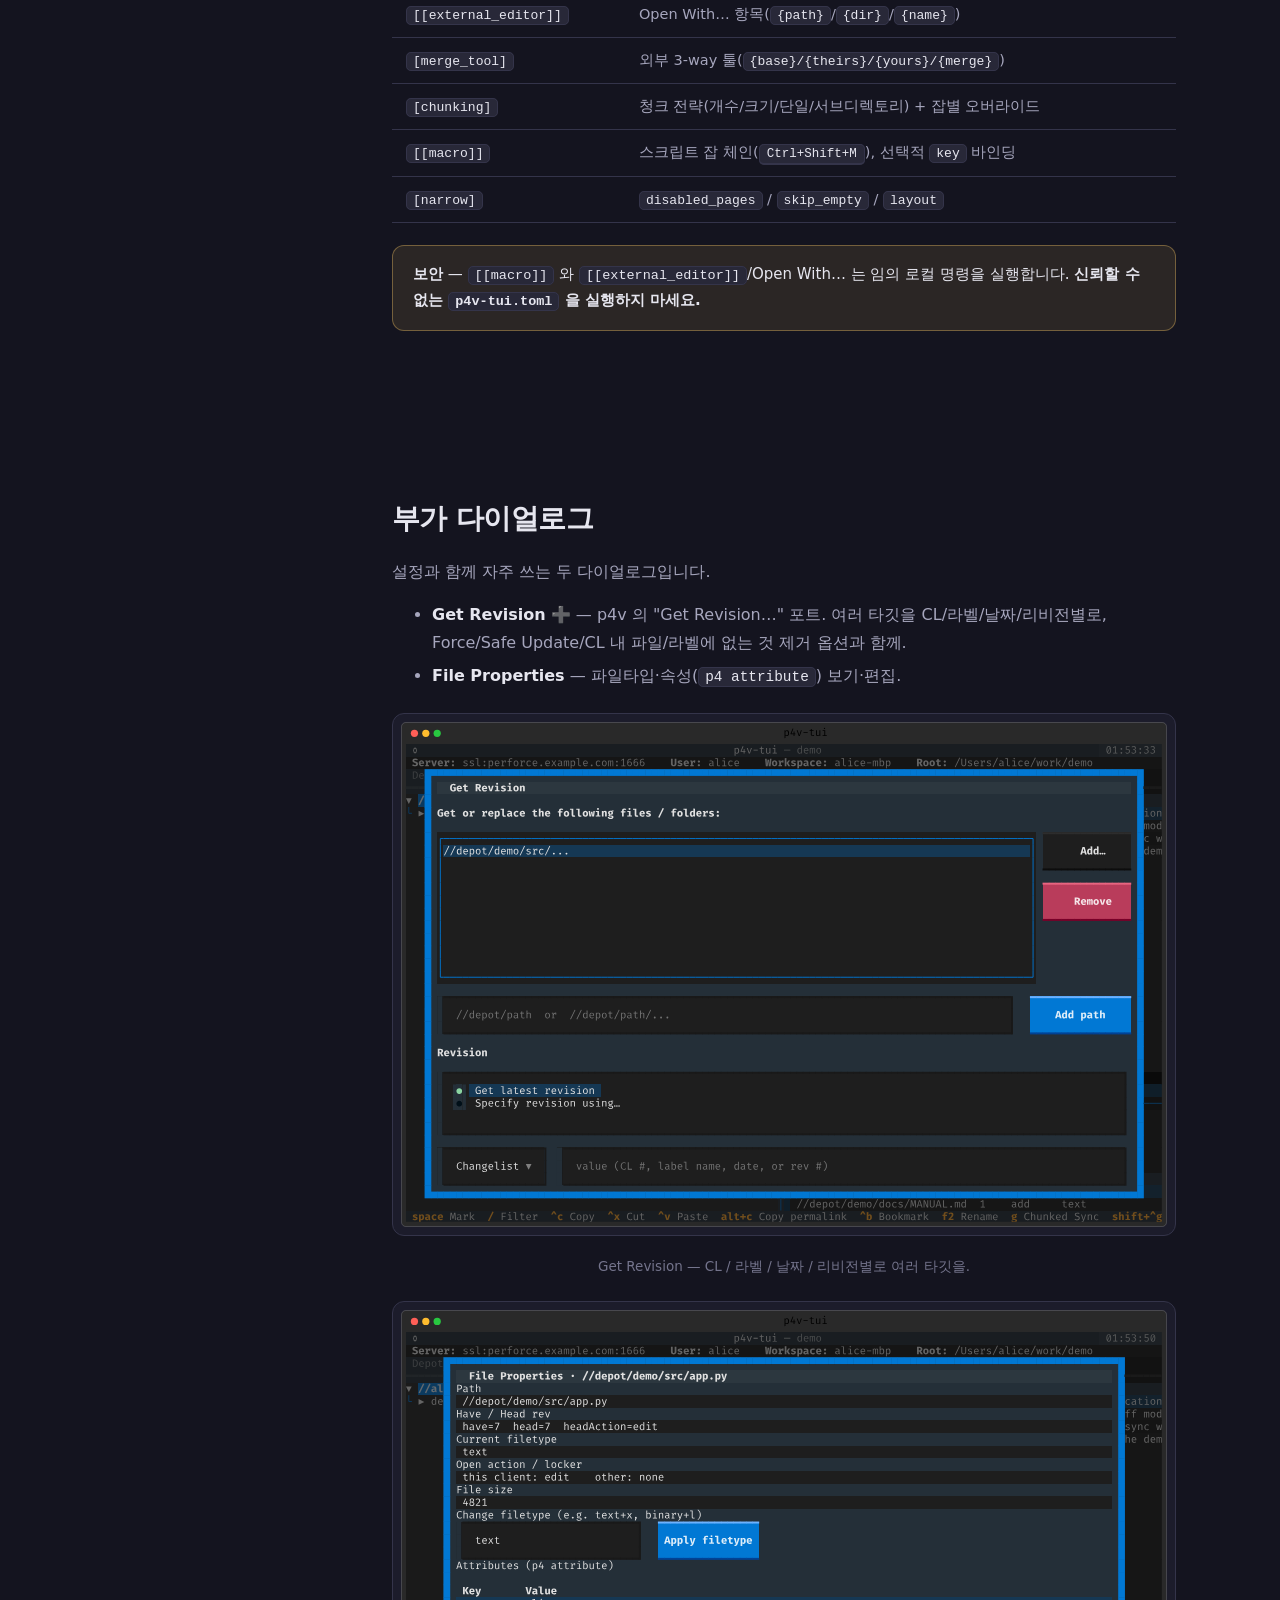
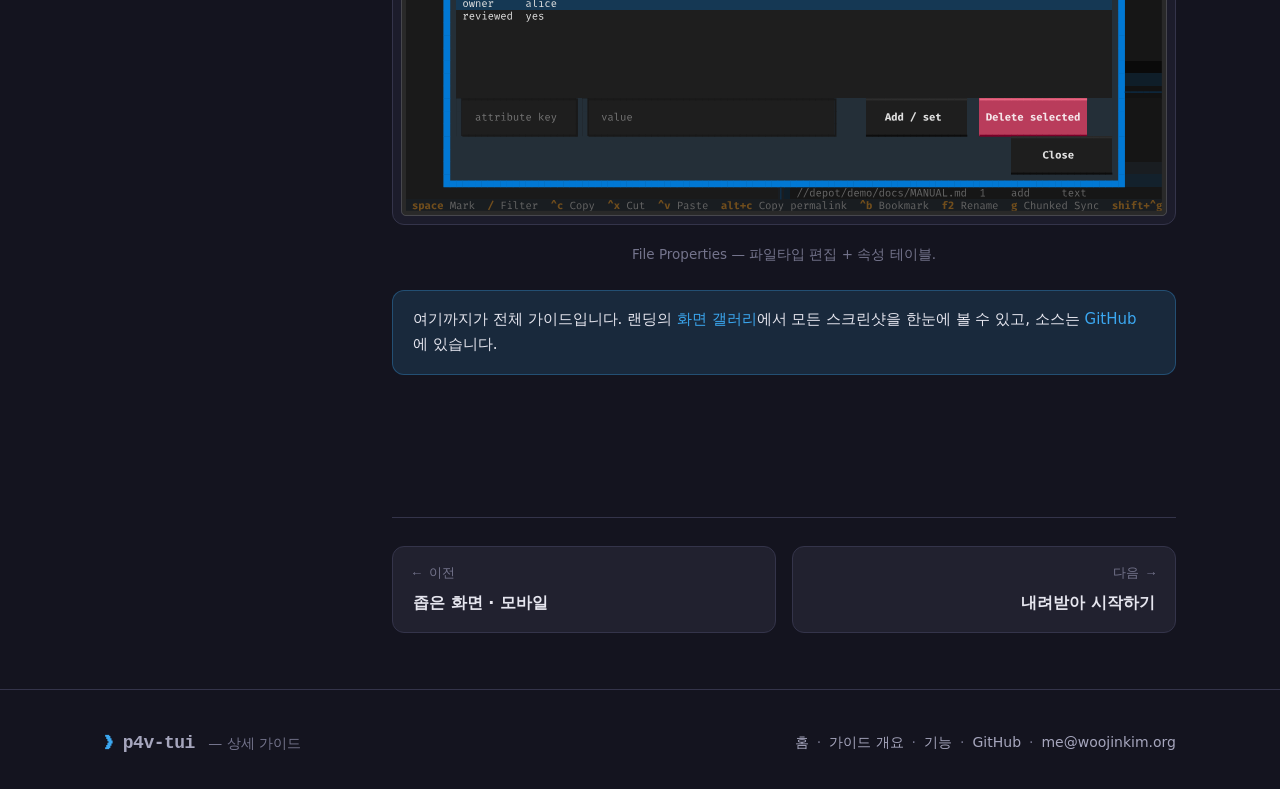
<file: docs/landing/guide/config.html>
<!DOCTYPE html>
<html lang="ko">
<head>
<meta charset="utf-8">
<meta name="viewport" content="width=device-width, initial-scale=1">
<meta http-equiv="Content-Security-Policy" content="default-src 'self'; script-src 'self' matomo.woojinkim.org 'sha256-H2U+1fLmIq25bdrqMwpNv6UQnMt6IDUjvJe8/1FWwpE='; style-src 'self' 'unsafe-inline'; img-src 'self' data: matomo.woojinkim.org; connect-src 'self' matomo.woojinkim.org; base-uri 'self'; frame-ancestors 'self'">
<title>설정 파일 — p4v-tui 가이드 10</title>
<meta name="description" content="p4v-tui.toml 전체 섹션(connection, profile, swarm, jira, external_editor, merge_tool, chunking, macro, narrow), 설정 GUI, Get Revision, 파일 속성.">
<link rel="stylesheet" href="../styles.css">
</head>
<body data-topic="config">
<div class="wrap">
  <div class="guide-layout">
    <aside class="toc"></aside>
    <main class="doc">

      <header style="margin-bottom:8px;">
        <span class="kicker">상세 가이드 · 10 / 10</span>
        <h1 style="font-size:36px;letter-spacing:-1px;margin:6px 0 10px;">설정 파일</h1>
        <p style="font-size:18px;">모든 설정은 p4v-tui.toml 하나에 모입니다. 각 섹션과 인앱 설정 GUI 를 훑습니다.</p>
      </header>

      <section>
        <h2 style="border-top:none;">설정 GUI — <kbd>Ctrl+,</kbd></h2>
        <p>흩어진 설정을 떠나지 않고 편집합니다. 연결·Swarm·청킹·프로파일을 다루고, 저장하면
           앱이 로드한 파일(또는 <span class="inline-code">./p4v-tui.toml</span>)에 씁니다.</p>
        <figure>
          <img src="../image/15-preferences.svg" alt="설정 화면 — 인앱 TOML 편집기 / 프로파일.">
          <figcaption>설정 GUI — 인앱 TOML 편집기. Save target 경로가 상단에.</figcaption>
        </figure>
      </section>

      <section>
        <h2><span class="inline-code">p4v-tui.toml</span> 섹션</h2>
        <p>모두 선택 사항이며 P4 환경변수 / <span class="inline-code">P4CONFIG</span> 로 폴백합니다.
           로컬 설정 파일은 <span class="inline-code">.gitignore</span> 되어 호스트명이 커밋되지 않습니다.</p>
        <table>
          <thead><tr><th>섹션</th><th>용도</th></tr></thead>
          <tbody>
            <tr><td><span class="inline-code">[connection]</span></td><td>단일 서버(port/user/client/charset)</td></tr>
            <tr><td><span class="inline-code">[[profile]]</span></td><td>여러 서버 — 각각 시작 피커의 한 줄</td></tr>
            <tr><td><span class="inline-code">[swarm]</span></td><td>Swarm 리뷰 URL 생성(<span class="inline-code">base_url</span>)</td></tr>
            <tr><td><span class="inline-code">[jira]</span></td><td>서브밋 시 이슈 링크(<span class="inline-code">base_url</span>·<span class="inline-code">projects</span>·<span class="inline-code">path_projects</span>)</td></tr>
            <tr><td><span class="inline-code">[[external_editor]]</span></td><td>Open With… 항목(<span class="inline-code">{path}</span>/<span class="inline-code">{dir}</span>/<span class="inline-code">{name}</span>)</td></tr>
            <tr><td><span class="inline-code">[merge_tool]</span></td><td>외부 3-way 툴(<span class="inline-code">{base}/{theirs}/{yours}/{merge}</span>)</td></tr>
            <tr><td><span class="inline-code">[chunking]</span></td><td>청크 전략(개수/크기/단일/서브디렉토리) + 잡별 오버라이드</td></tr>
            <tr><td><span class="inline-code">[[macro]]</span></td><td>스크립트 잡 체인(<kbd>Ctrl+Shift+M</kbd>), 선택적 <span class="inline-code">key</span> 바인딩</td></tr>
            <tr><td><span class="inline-code">[narrow]</span></td><td><span class="inline-code">disabled_pages</span> / <span class="inline-code">skip_empty</span> / <span class="inline-code">layout</span></td></tr>
          </tbody>
        </table>
        <div class="callout warn">
          <strong>보안</strong> — <span class="inline-code">[[macro]]</span> 와
          <span class="inline-code">[[external_editor]]</span>/Open With… 는 임의 로컬 명령을 실행합니다.
          <strong>신뢰할 수 없는 <span class="inline-code">p4v-tui.toml</span> 을 실행하지 마세요.</strong>
        </div>
      </section>

      <section>
        <h2>부가 다이얼로그</h2>
        <p>설정과 함께 자주 쓰는 두 다이얼로그입니다.</p>
        <ul>
          <li><strong>Get Revision</strong> ➕ — p4v 의 "Get Revision…" 포트. 여러 타깃을 CL/라벨/날짜/리비전별로,
              Force/Safe Update/CL 내 파일/라벨에 없는 것 제거 옵션과 함께.</li>
          <li><strong>File Properties</strong> — 파일타입·속성(<span class="inline-code">p4 attribute</span>) 보기·편집.</li>
        </ul>
        <figure>
          <img src="../image/18-get-revision.svg" alt="Get Revision 다이얼로그.">
          <figcaption>Get Revision — CL / 라벨 / 날짜 / 리비전별로 여러 타깃을.</figcaption>
        </figure>
        <figure>
          <img src="../image/25-file-properties.svg" alt="파일 속성 — 파일타입 + 속성.">
          <figcaption>File Properties — 파일타입 편집 + 속성 테이블.</figcaption>
        </figure>
        <div class="callout">
          여기까지가 전체 가이드입니다. 랜딩의 <a href="/#gallery">화면 갤러리</a>에서 모든 스크린샷을
          한눈에 볼 수 있고, 소스는 <a href="https://github.com/neoocean/p4v-tui" target="_blank" rel="noopener">GitHub</a> 에 있습니다.
        </div>
      </section>

    </main>
  </div>
</div>
<script src="../guide-nav.js" defer></script>
<script src="../lightbox.js" defer></script>
<!-- Matomo -->
<script>
  var _paq = window._paq = window._paq || [];
  /* tracker methods like "setCustomDimension" should be called before "trackPageView" */
  _paq.push(['trackPageView']);
  _paq.push(['enableLinkTracking']);
  (function() {
    var u="//matomo.woojinkim.org/";
    _paq.push(['setTrackerUrl', u+'matomo.php']);
    _paq.push(['setSiteId', '9']);
    var d=document, g=d.createElement('script'), s=d.getElementsByTagName('script')[0];
    g.async=true; g.src=u+'matomo.js'; s.parentNode.insertBefore(g,s);
  })();
</script>
<!-- End Matomo Code -->
</body>
</html>
</file>
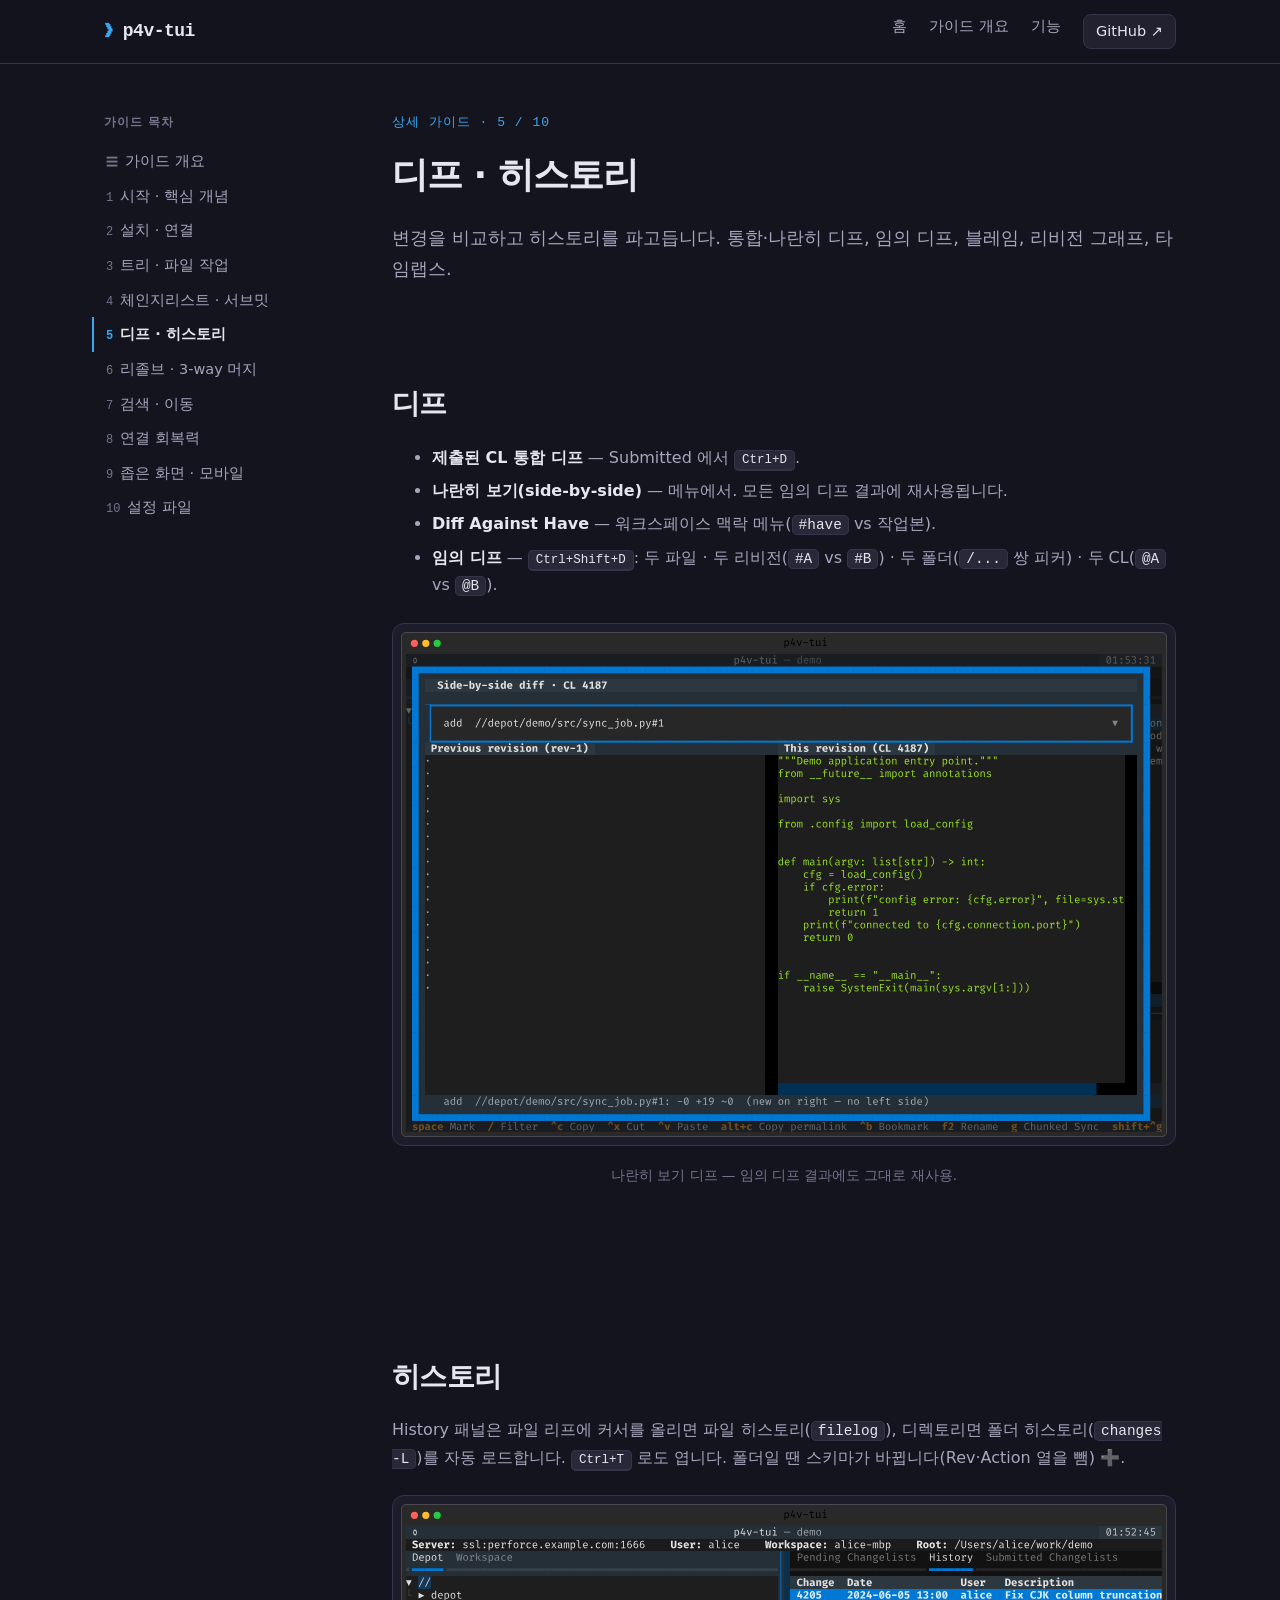
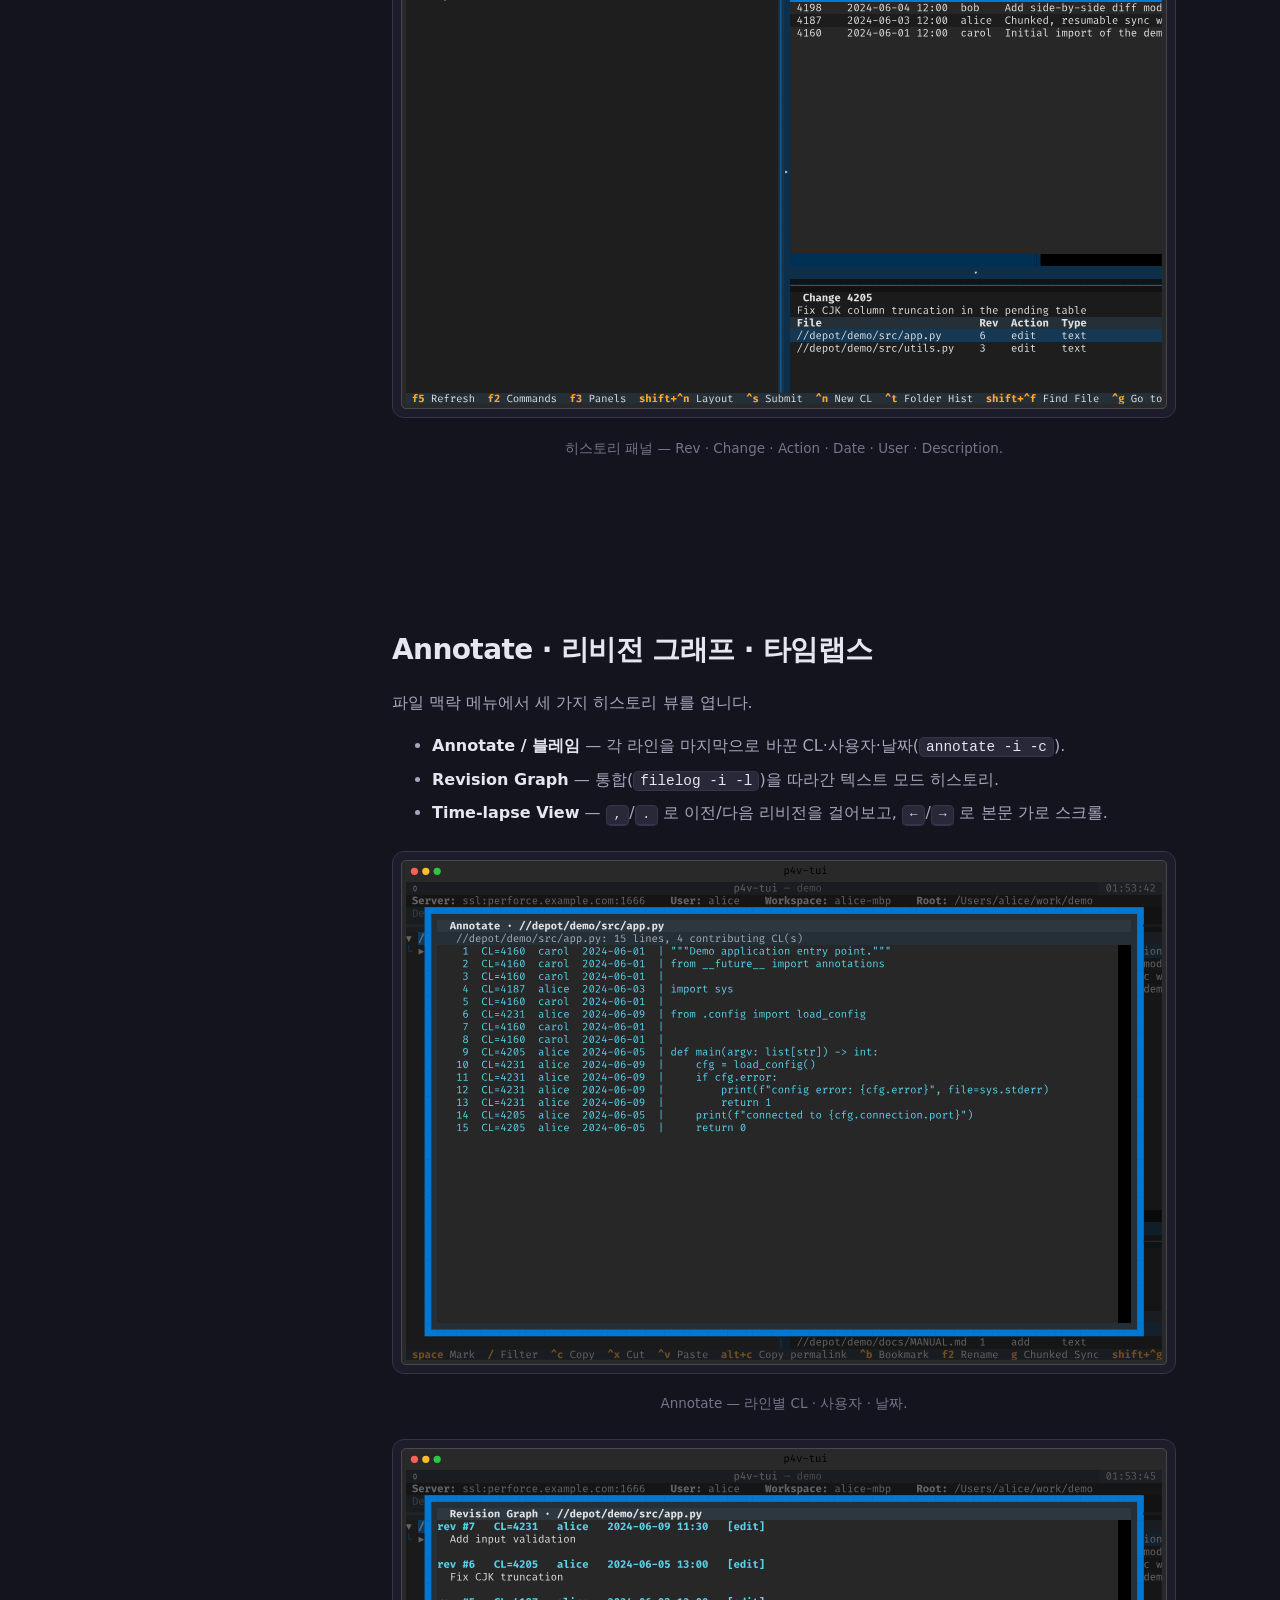
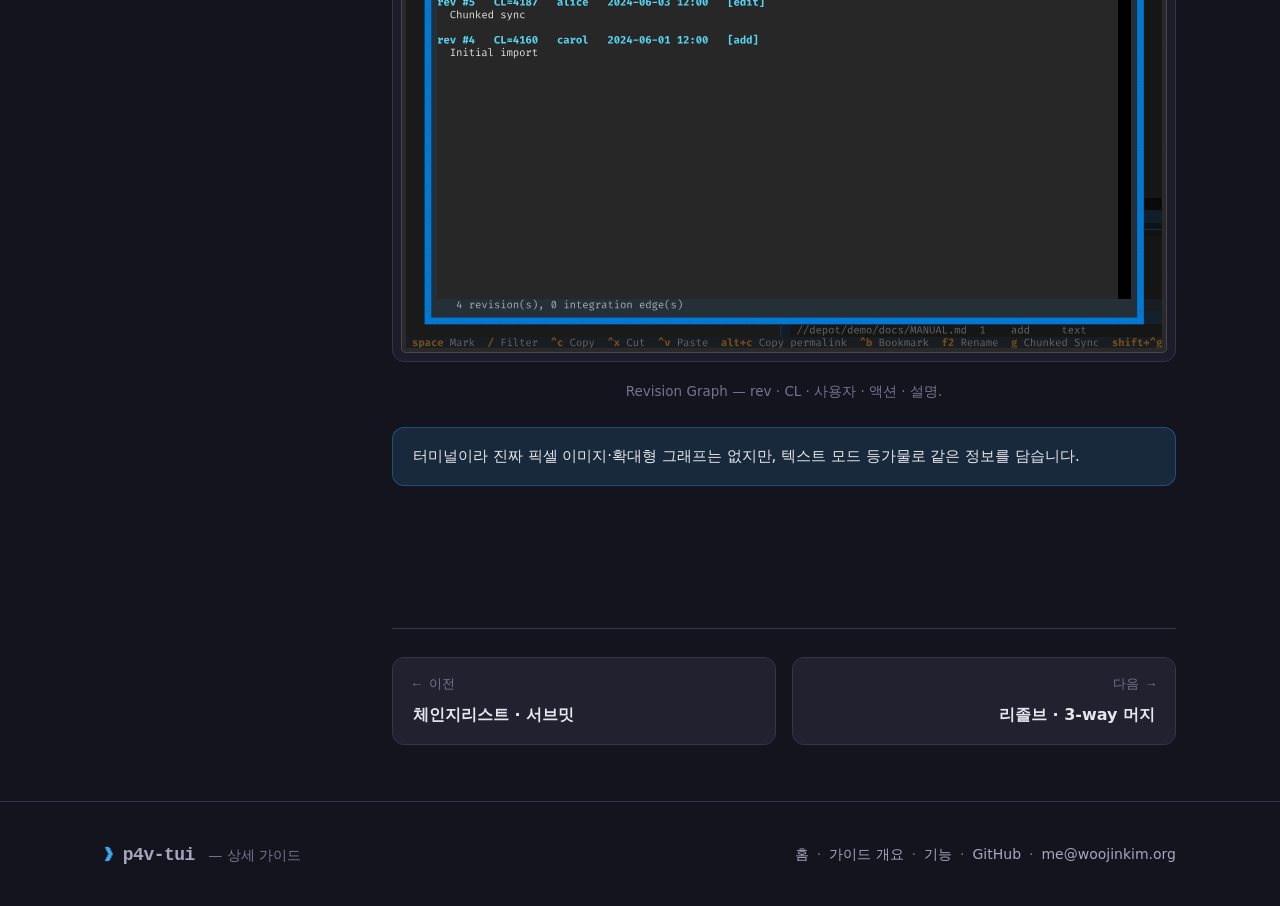
<file: docs/landing/guide/diff.html>
<!DOCTYPE html>
<html lang="ko">
<head>
<meta charset="utf-8">
<meta name="viewport" content="width=device-width, initial-scale=1">
<meta http-equiv="Content-Security-Policy" content="default-src 'self'; script-src 'self' matomo.woojinkim.org 'sha256-H2U+1fLmIq25bdrqMwpNv6UQnMt6IDUjvJe8/1FWwpE='; style-src 'self' 'unsafe-inline'; img-src 'self' data: matomo.woojinkim.org; connect-src 'self' matomo.woojinkim.org; base-uri 'self'; frame-ancestors 'self'">
<title>디프 · 히스토리 — p4v-tui 가이드 5</title>
<meta name="description" content="통합/나란히 디프, 임의 두 경로·리비전·CL 비교, 파일/폴더 히스토리, Annotate 블레임, 리비전 그래프, 타임랩스.">
<link rel="stylesheet" href="../styles.css">
</head>
<body data-topic="diff">
<div class="wrap">
  <div class="guide-layout">
    <aside class="toc"></aside>
    <main class="doc">

      <header style="margin-bottom:8px;">
        <span class="kicker">상세 가이드 · 5 / 10</span>
        <h1 style="font-size:36px;letter-spacing:-1px;margin:6px 0 10px;">디프 · 히스토리</h1>
        <p style="font-size:18px;">변경을 비교하고 히스토리를 파고듭니다. 통합·나란히 디프, 임의 디프, 블레임, 리비전 그래프, 타임랩스.</p>
      </header>

      <section>
        <h2 style="border-top:none;">디프</h2>
        <ul>
          <li><strong>제출된 CL 통합 디프</strong> — Submitted 에서 <kbd>Ctrl+D</kbd>.</li>
          <li><strong>나란히 보기(side-by-side)</strong> — 메뉴에서. 모든 임의 디프 결과에 재사용됩니다.</li>
          <li><strong>Diff Against Have</strong> — 워크스페이스 맥락 메뉴(<span class="inline-code">#have</span> vs 작업본).</li>
          <li><strong>임의 디프</strong> — <kbd>Ctrl+Shift+D</kbd>: 두 파일 · 두 리비전(<span class="inline-code">#A</span> vs <span class="inline-code">#B</span>) ·
              두 폴더(<span class="inline-code">/...</span> 쌍 피커) · 두 CL(<span class="inline-code">@A</span> vs <span class="inline-code">@B</span>).</li>
        </ul>
        <figure>
          <img src="../image/17-sxs-diff.svg" alt="나란히 보기 디프 뷰어.">
          <figcaption>나란히 보기 디프 — 임의 디프 결과에도 그대로 재사용.</figcaption>
        </figure>
      </section>

      <section>
        <h2>히스토리</h2>
        <p>History 패널은 파일 리프에 커서를 올리면 파일 히스토리(<span class="inline-code">filelog</span>),
           디렉토리면 폴더 히스토리(<span class="inline-code">changes -L</span>)를 자동 로드합니다.
           <kbd>Ctrl+T</kbd> 로도 엽니다. 폴더일 땐 스키마가 바뀝니다(Rev·Action 열을 뺌) ➕.</p>
        <figure>
          <img src="../image/04-history.svg" alt="파일/폴더 히스토리.">
          <figcaption>히스토리 패널 — Rev · Change · Action · Date · User · Description.</figcaption>
        </figure>
      </section>

      <section>
        <h2>Annotate · 리비전 그래프 · 타임랩스</h2>
        <p>파일 맥락 메뉴에서 세 가지 히스토리 뷰를 엽니다.</p>
        <ul>
          <li><strong>Annotate / 블레임</strong> — 각 라인을 마지막으로 바꾼 CL·사용자·날짜(<span class="inline-code">annotate -i -c</span>).</li>
          <li><strong>Revision Graph</strong> — 통합(<span class="inline-code">filelog -i -l</span>)을 따라간 텍스트 모드 히스토리.</li>
          <li><strong>Time-lapse View</strong> — <kbd>,</kbd>/<kbd>.</kbd> 로 이전/다음 리비전을 걸어보고,
              <kbd>←</kbd>/<kbd>→</kbd> 로 본문 가로 스크롤.</li>
        </ul>
        <figure>
          <img src="../image/22-annotate.svg" alt="Annotate / 블레임 — 라인별 체인지리스트.">
          <figcaption>Annotate — 라인별 CL · 사용자 · 날짜.</figcaption>
        </figure>
        <figure>
          <img src="../image/23-revision-graph.svg" alt="Revision Graph — 텍스트 모드 통합 히스토리.">
          <figcaption>Revision Graph — rev · CL · 사용자 · 액션 · 설명.</figcaption>
        </figure>
        <div class="callout">
          터미널이라 진짜 픽셀 이미지·확대형 그래프는 없지만, 텍스트 모드 등가물로 같은 정보를 담습니다.
        </div>
      </section>

    </main>
  </div>
</div>
<script src="../guide-nav.js" defer></script>
<script src="../lightbox.js" defer></script>
<!-- Matomo -->
<script>
  var _paq = window._paq = window._paq || [];
  /* tracker methods like "setCustomDimension" should be called before "trackPageView" */
  _paq.push(['trackPageView']);
  _paq.push(['enableLinkTracking']);
  (function() {
    var u="//matomo.woojinkim.org/";
    _paq.push(['setTrackerUrl', u+'matomo.php']);
    _paq.push(['setSiteId', '9']);
    var d=document, g=d.createElement('script'), s=d.getElementsByTagName('script')[0];
    g.async=true; g.src=u+'matomo.js'; s.parentNode.insertBefore(g,s);
  })();
</script>
<!-- End Matomo Code -->
</body>
</html>
</file>
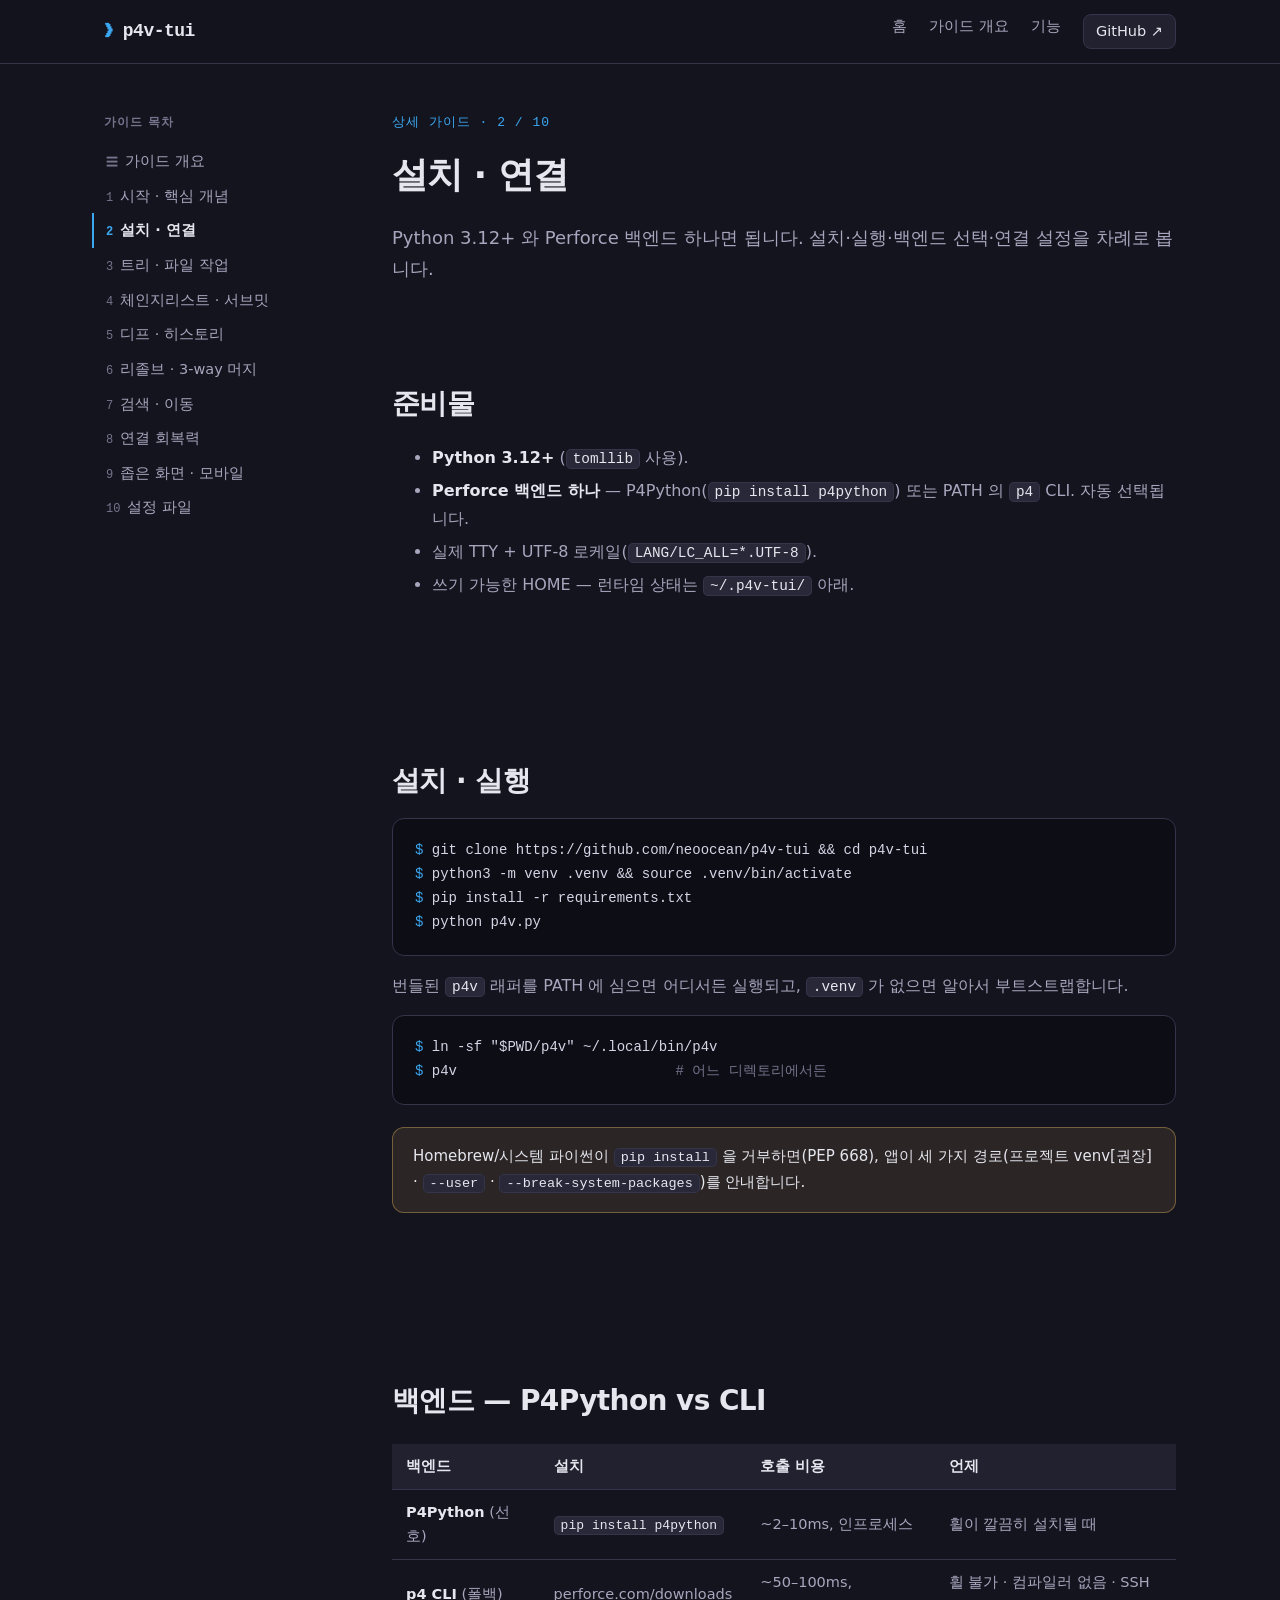
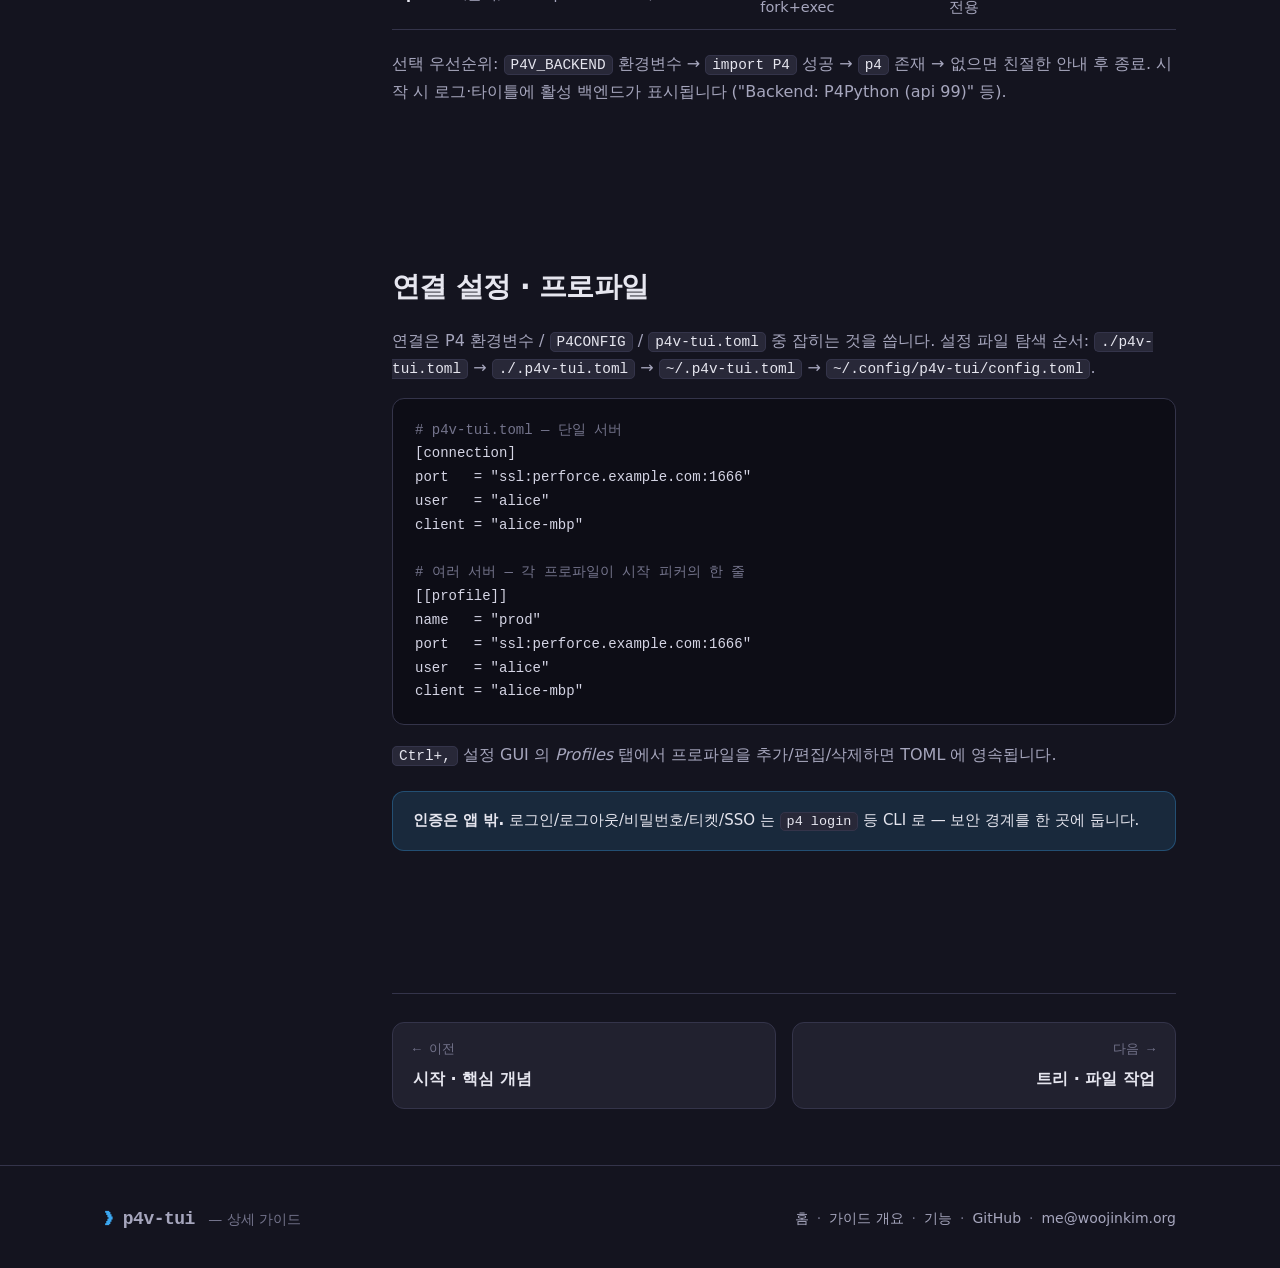
<file: docs/landing/guide/install.html>
<!DOCTYPE html>
<html lang="ko">
<head>
<meta charset="utf-8">
<meta name="viewport" content="width=device-width, initial-scale=1">
<meta http-equiv="Content-Security-Policy" content="default-src 'self'; script-src 'self' matomo.woojinkim.org 'sha256-H2U+1fLmIq25bdrqMwpNv6UQnMt6IDUjvJe8/1FWwpE='; style-src 'self' 'unsafe-inline'; img-src 'self' data: matomo.woojinkim.org; connect-src 'self' matomo.woojinkim.org; base-uri 'self'; frame-ancestors 'self'">
<title>설치 · 연결 — p4v-tui 가이드 2</title>
<meta name="description" content="p4v-tui 설치: Python 3.12+, P4Python 또는 p4 CLI 백엔드, p4v-tui.toml 연결 설정과 프로파일, 인증 경계.">
<link rel="stylesheet" href="../styles.css">
</head>
<body data-topic="install">
<div class="wrap">
  <div class="guide-layout">
    <aside class="toc"></aside>
    <main class="doc">

      <header style="margin-bottom:8px;">
        <span class="kicker">상세 가이드 · 2 / 10</span>
        <h1 style="font-size:36px;letter-spacing:-1px;margin:6px 0 10px;">설치 · 연결</h1>
        <p style="font-size:18px;">Python 3.12+ 와 Perforce 백엔드 하나면 됩니다. 설치·실행·백엔드 선택·연결 설정을 차례로 봅니다.</p>
      </header>

      <section>
        <h2 style="border-top:none;">준비물</h2>
        <ul>
          <li><strong>Python 3.12+</strong> (<span class="inline-code">tomllib</span> 사용).</li>
          <li><strong>Perforce 백엔드 하나</strong> — P4Python(<span class="inline-code">pip install p4python</span>)
              또는 PATH 의 <span class="inline-code">p4</span> CLI. 자동 선택됩니다.</li>
          <li>실제 TTY + UTF-8 로케일(<span class="inline-code">LANG/LC_ALL=*.UTF-8</span>).</li>
          <li>쓰기 가능한 HOME — 런타임 상태는 <span class="inline-code">~/.p4v-tui/</span> 아래.</li>
        </ul>
      </section>

      <section>
        <h2>설치 · 실행</h2>
<pre class="code"><span class="p">$</span> git clone https://github.com/neoocean/p4v-tui && cd p4v-tui
<span class="p">$</span> python3 -m venv .venv && source .venv/bin/activate
<span class="p">$</span> pip install -r requirements.txt
<span class="p">$</span> python p4v.py</pre>
        <p>번들된 <span class="inline-code">p4v</span> 래퍼를 PATH 에 심으면 어디서든 실행되고,
           <span class="inline-code">.venv</span> 가 없으면 알아서 부트스트랩합니다.</p>
<pre class="code"><span class="p">$</span> ln -sf "$PWD/p4v" ~/.local/bin/p4v
<span class="p">$</span> p4v                          <span class="c"># 어느 디렉토리에서든</span></pre>
        <div class="callout warn">
          Homebrew/시스템 파이썬이 <span class="inline-code">pip install</span> 을 거부하면(PEP 668),
          앱이 세 가지 경로(프로젝트 venv[권장] · <span class="inline-code">--user</span> ·
          <span class="inline-code">--break-system-packages</span>)를 안내합니다.
        </div>
      </section>

      <section>
        <h2>백엔드 — P4Python vs CLI</h2>
        <table>
          <thead><tr><th>백엔드</th><th>설치</th><th>호출 비용</th><th>언제</th></tr></thead>
          <tbody>
            <tr><td><strong>P4Python</strong> (선호)</td><td><span class="inline-code">pip install p4python</span></td><td>~2–10ms, 인프로세스</td><td>휠이 깔끔히 설치될 때</td></tr>
            <tr><td><strong>p4 CLI</strong> (폴백)</td><td>perforce.com/downloads</td><td>~50–100ms, fork+exec</td><td>휠 불가 · 컴파일러 없음 · SSH 전용</td></tr>
          </tbody>
        </table>
        <p>선택 우선순위: <span class="inline-code">P4V_BACKEND</span> 환경변수 →
           <span class="inline-code">import P4</span> 성공 → <span class="inline-code">p4</span> 존재 →
           없으면 친절한 안내 후 종료. 시작 시 로그·타이틀에 활성 백엔드가 표시됩니다
           ("Backend: P4Python (api 99)" 등).</p>
      </section>

      <section>
        <h2>연결 설정 · 프로파일</h2>
        <p>연결은 P4 환경변수 / <span class="inline-code">P4CONFIG</span> /
           <span class="inline-code">p4v-tui.toml</span> 중 잡히는 것을 씁니다. 설정 파일 탐색 순서:
           <span class="inline-code">./p4v-tui.toml</span> →
           <span class="inline-code">./.p4v-tui.toml</span> →
           <span class="inline-code">~/.p4v-tui.toml</span> →
           <span class="inline-code">~/.config/p4v-tui/config.toml</span>.</p>
<pre class="code"><span class="c"># p4v-tui.toml — 단일 서버</span>
[connection]
port   = "ssl:perforce.example.com:1666"
user   = "alice"
client = "alice-mbp"

<span class="c"># 여러 서버 — 각 프로파일이 시작 피커의 한 줄</span>
[[profile]]
name   = "prod"
port   = "ssl:perforce.example.com:1666"
user   = "alice"
client = "alice-mbp"</pre>
        <p><span class="inline-code">Ctrl+,</span> 설정 GUI 의 <em>Profiles</em> 탭에서 프로파일을
           추가/편집/삭제하면 TOML 에 영속됩니다.</p>
        <div class="callout">
          <strong>인증은 앱 밖.</strong> 로그인/로그아웃/비밀번호/티켓/SSO 는
          <span class="inline-code">p4 login</span> 등 CLI 로 — 보안 경계를 한 곳에 둡니다.
        </div>
      </section>

    </main>
  </div>
</div>
<script src="../guide-nav.js" defer></script>
<script src="../lightbox.js" defer></script>
<!-- Matomo -->
<script>
  var _paq = window._paq = window._paq || [];
  /* tracker methods like "setCustomDimension" should be called before "trackPageView" */
  _paq.push(['trackPageView']);
  _paq.push(['enableLinkTracking']);
  (function() {
    var u="//matomo.woojinkim.org/";
    _paq.push(['setTrackerUrl', u+'matomo.php']);
    _paq.push(['setSiteId', '9']);
    var d=document, g=d.createElement('script'), s=d.getElementsByTagName('script')[0];
    g.async=true; g.src=u+'matomo.js'; s.parentNode.insertBefore(g,s);
  })();
</script>
<!-- End Matomo Code -->
</body>
</html>
</file>
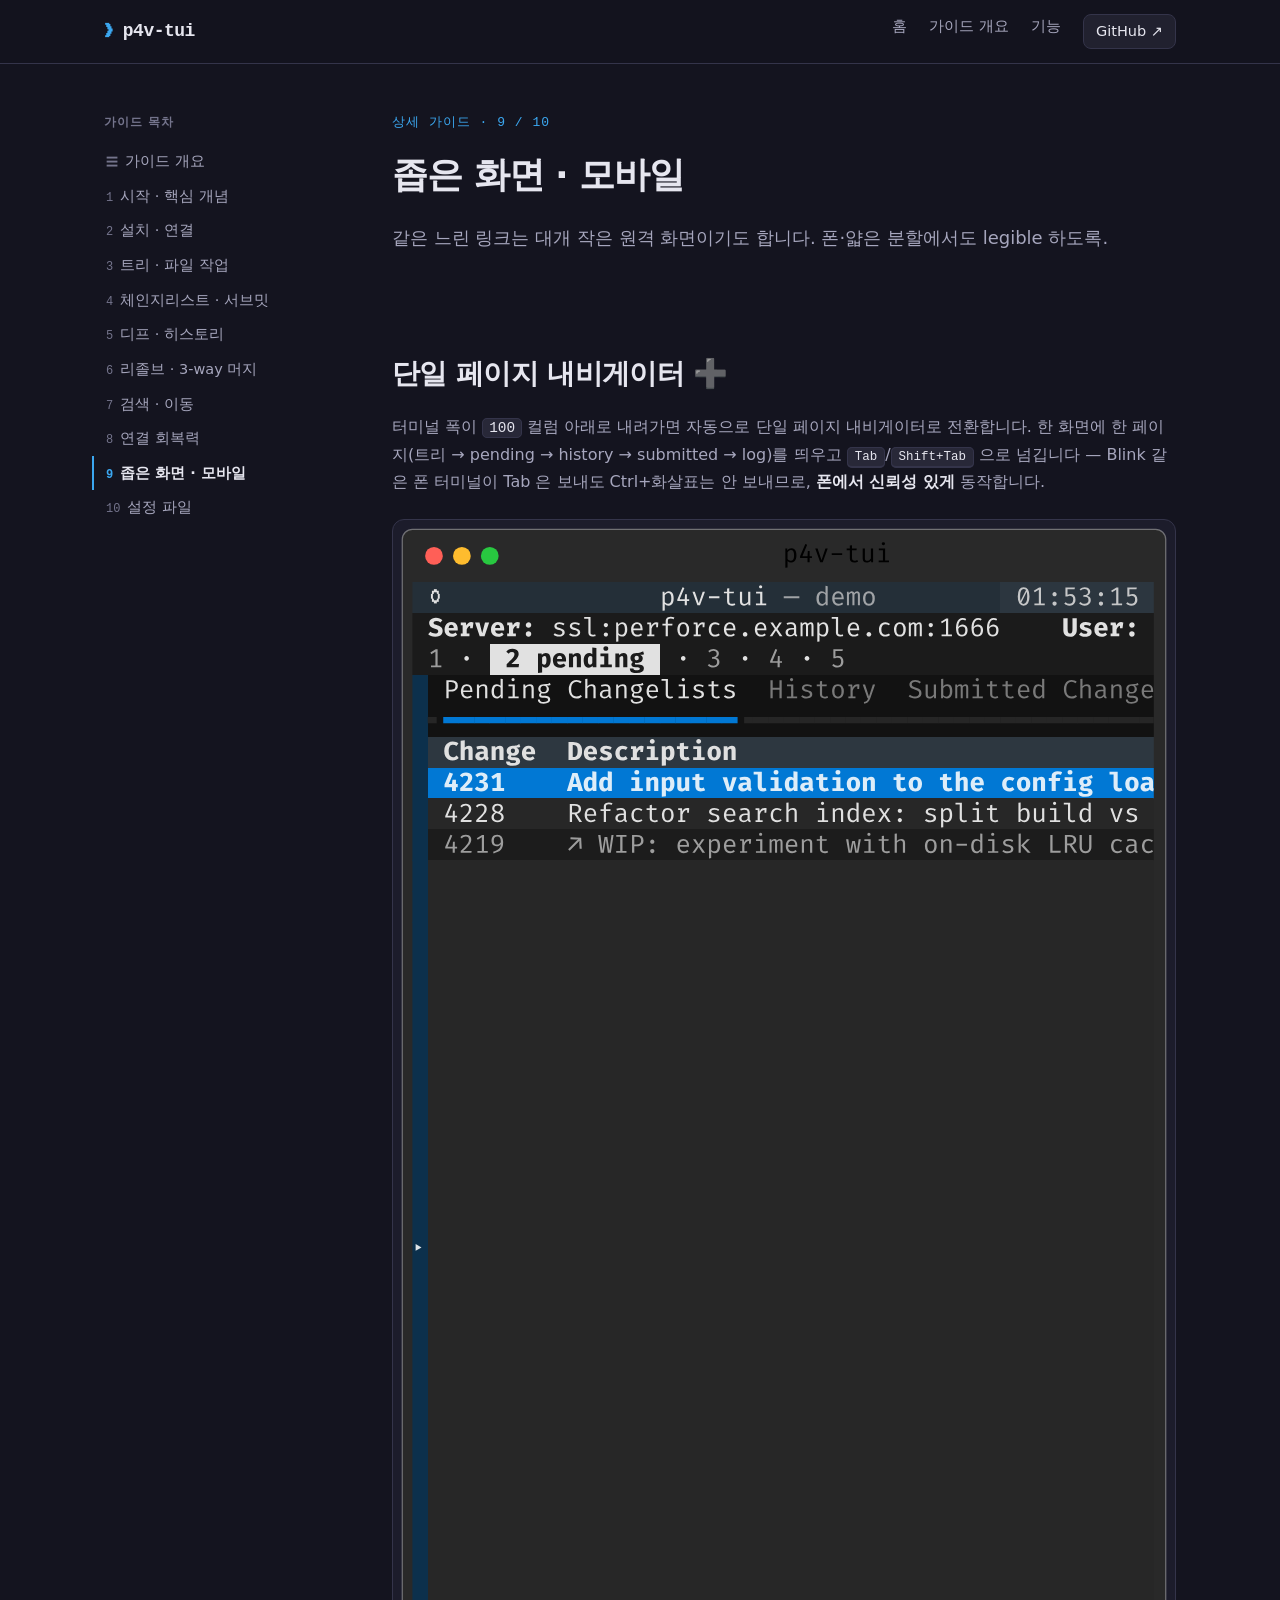
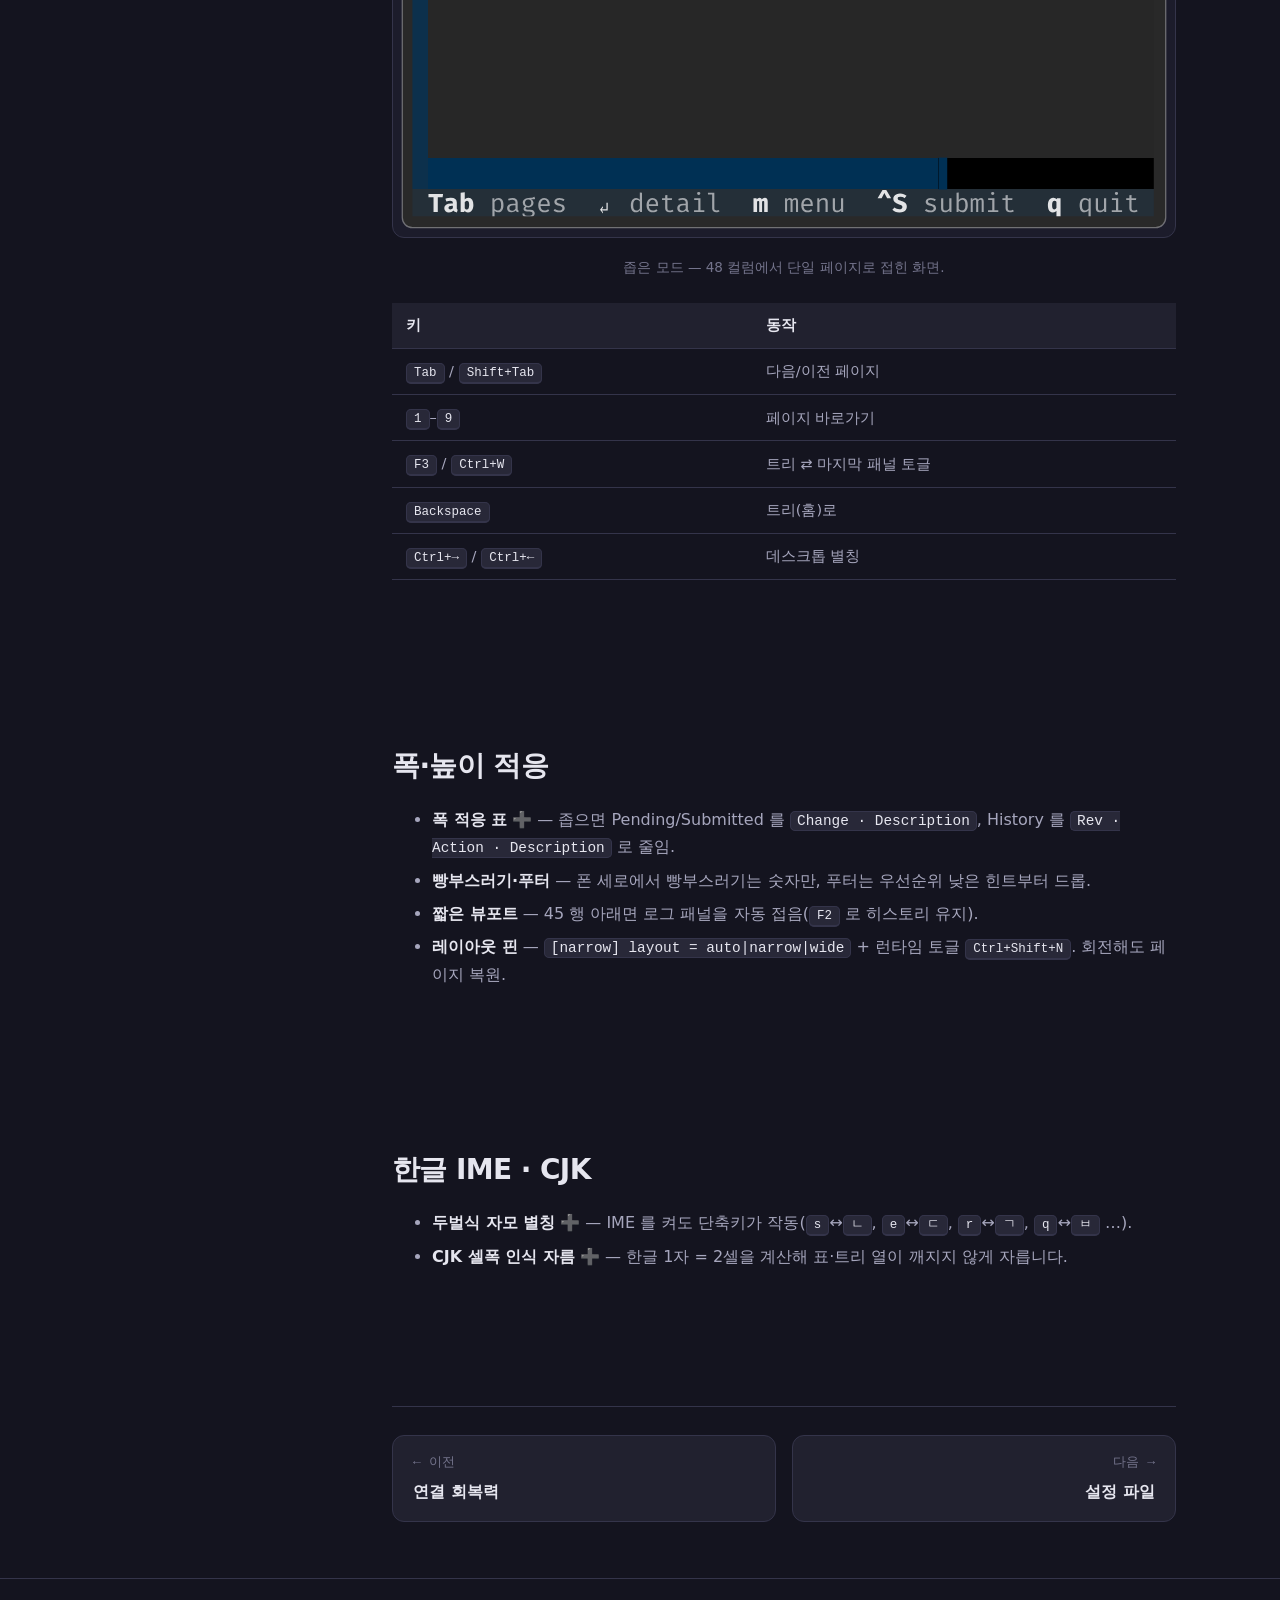
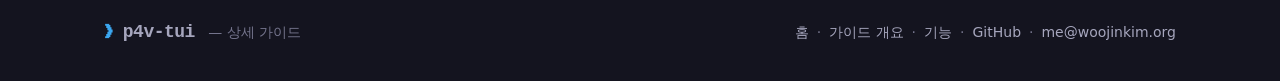
<file: docs/landing/guide/narrow.html>
<!DOCTYPE html>
<html lang="ko">
<head>
<meta charset="utf-8">
<meta name="viewport" content="width=device-width, initial-scale=1">
<meta http-equiv="Content-Security-Policy" content="default-src 'self'; script-src 'self' matomo.woojinkim.org 'sha256-H2U+1fLmIq25bdrqMwpNv6UQnMt6IDUjvJe8/1FWwpE='; style-src 'self' 'unsafe-inline'; img-src 'self' data: matomo.woojinkim.org; connect-src 'self' matomo.woojinkim.org; base-uri 'self'; frame-ancestors 'self'">
<title>좁은 화면 · 모바일 — p4v-tui 가이드 9</title>
<meta name="description" content="100 컬럼 아래 단일 페이지 내비게이터, 폭 적응 표·빵부스러기·푸터, 레이아웃 핀, 한글 IME 별칭, CJK 셀폭.">
<link rel="stylesheet" href="../styles.css">
</head>
<body data-topic="narrow">
<div class="wrap">
  <div class="guide-layout">
    <aside class="toc"></aside>
    <main class="doc">

      <header style="margin-bottom:8px;">
        <span class="kicker">상세 가이드 · 9 / 10</span>
        <h1 style="font-size:36px;letter-spacing:-1px;margin:6px 0 10px;">좁은 화면 · 모바일</h1>
        <p style="font-size:18px;">같은 느린 링크는 대개 작은 원격 화면이기도 합니다. 폰·얇은 분할에서도 legible 하도록.</p>
      </header>

      <section>
        <h2 style="border-top:none;">단일 페이지 내비게이터 ➕</h2>
        <p>터미널 폭이 <span class="inline-code">100</span> 컬럼 아래로 내려가면 자동으로 단일 페이지
           내비게이터로 전환합니다. 한 화면에 한 페이지(트리 → pending → history → submitted → log)를
           띄우고 <kbd>Tab</kbd>/<kbd>Shift+Tab</kbd> 으로 넘깁니다 — Blink 같은 폰 터미널이 Tab 은
           보내도 Ctrl+화살표는 안 보내므로, <strong>폰에서 신뢰성 있게</strong> 동작합니다.</p>
        <figure>
          <img src="../image/12-narrow-mode.svg" alt="좁은 화면 페이지 내비게이터(48 컬럼).">
          <figcaption>좁은 모드 — 48 컬럼에서 단일 페이지로 접힌 화면.</figcaption>
        </figure>
        <table>
          <thead><tr><th>키</th><th>동작</th></tr></thead>
          <tbody>
            <tr><td><kbd>Tab</kbd> / <kbd>Shift+Tab</kbd></td><td>다음/이전 페이지</td></tr>
            <tr><td><kbd>1</kbd>–<kbd>9</kbd></td><td>페이지 바로가기</td></tr>
            <tr><td><kbd>F3</kbd> / <kbd>Ctrl+W</kbd></td><td>트리 ⇄ 마지막 패널 토글</td></tr>
            <tr><td><kbd>Backspace</kbd></td><td>트리(홈)로</td></tr>
            <tr><td><kbd>Ctrl+→</kbd> / <kbd>Ctrl+←</kbd></td><td>데스크톱 별칭</td></tr>
          </tbody>
        </table>
      </section>

      <section>
        <h2>폭·높이 적응</h2>
        <ul>
          <li><strong>폭 적응 표</strong> ➕ — 좁으면 Pending/Submitted 를 <span class="inline-code">Change · Description</span>,
              History 를 <span class="inline-code">Rev · Action · Description</span> 로 줄임.</li>
          <li><strong>빵부스러기·푸터</strong> — 폰 세로에서 빵부스러기는 숫자만, 푸터는 우선순위 낮은 힌트부터 드롭.</li>
          <li><strong>짧은 뷰포트</strong> — 45 행 아래면 로그 패널을 자동 접음(<kbd>F2</kbd> 로 히스토리 유지).</li>
          <li><strong>레이아웃 핀</strong> — <span class="inline-code">[narrow] layout = auto|narrow|wide</span> +
              런타임 토글 <kbd>Ctrl+Shift+N</kbd>. 회전해도 페이지 복원.</li>
        </ul>
      </section>

      <section>
        <h2>한글 IME · CJK</h2>
        <ul>
          <li><strong>두벌식 자모 별칭</strong> ➕ — IME 를 켜도 단축키가 작동(<kbd>s</kbd>↔<kbd>ㄴ</kbd>,
              <kbd>e</kbd>↔<kbd>ㄷ</kbd>, <kbd>r</kbd>↔<kbd>ㄱ</kbd>, <kbd>q</kbd>↔<kbd>ㅂ</kbd> …).</li>
          <li><strong>CJK 셀폭 인식 자름</strong> ➕ — 한글 1자 = 2셀을 계산해 표·트리 열이 깨지지 않게 자릅니다.</li>
        </ul>
      </section>

    </main>
  </div>
</div>
<script src="../guide-nav.js" defer></script>
<script src="../lightbox.js" defer></script>
<!-- Matomo -->
<script>
  var _paq = window._paq = window._paq || [];
  /* tracker methods like "setCustomDimension" should be called before "trackPageView" */
  _paq.push(['trackPageView']);
  _paq.push(['enableLinkTracking']);
  (function() {
    var u="//matomo.woojinkim.org/";
    _paq.push(['setTrackerUrl', u+'matomo.php']);
    _paq.push(['setSiteId', '9']);
    var d=document, g=d.createElement('script'), s=d.getElementsByTagName('script')[0];
    g.async=true; g.src=u+'matomo.js'; s.parentNode.insertBefore(g,s);
  })();
</script>
<!-- End Matomo Code -->
</body>
</html>
</file>
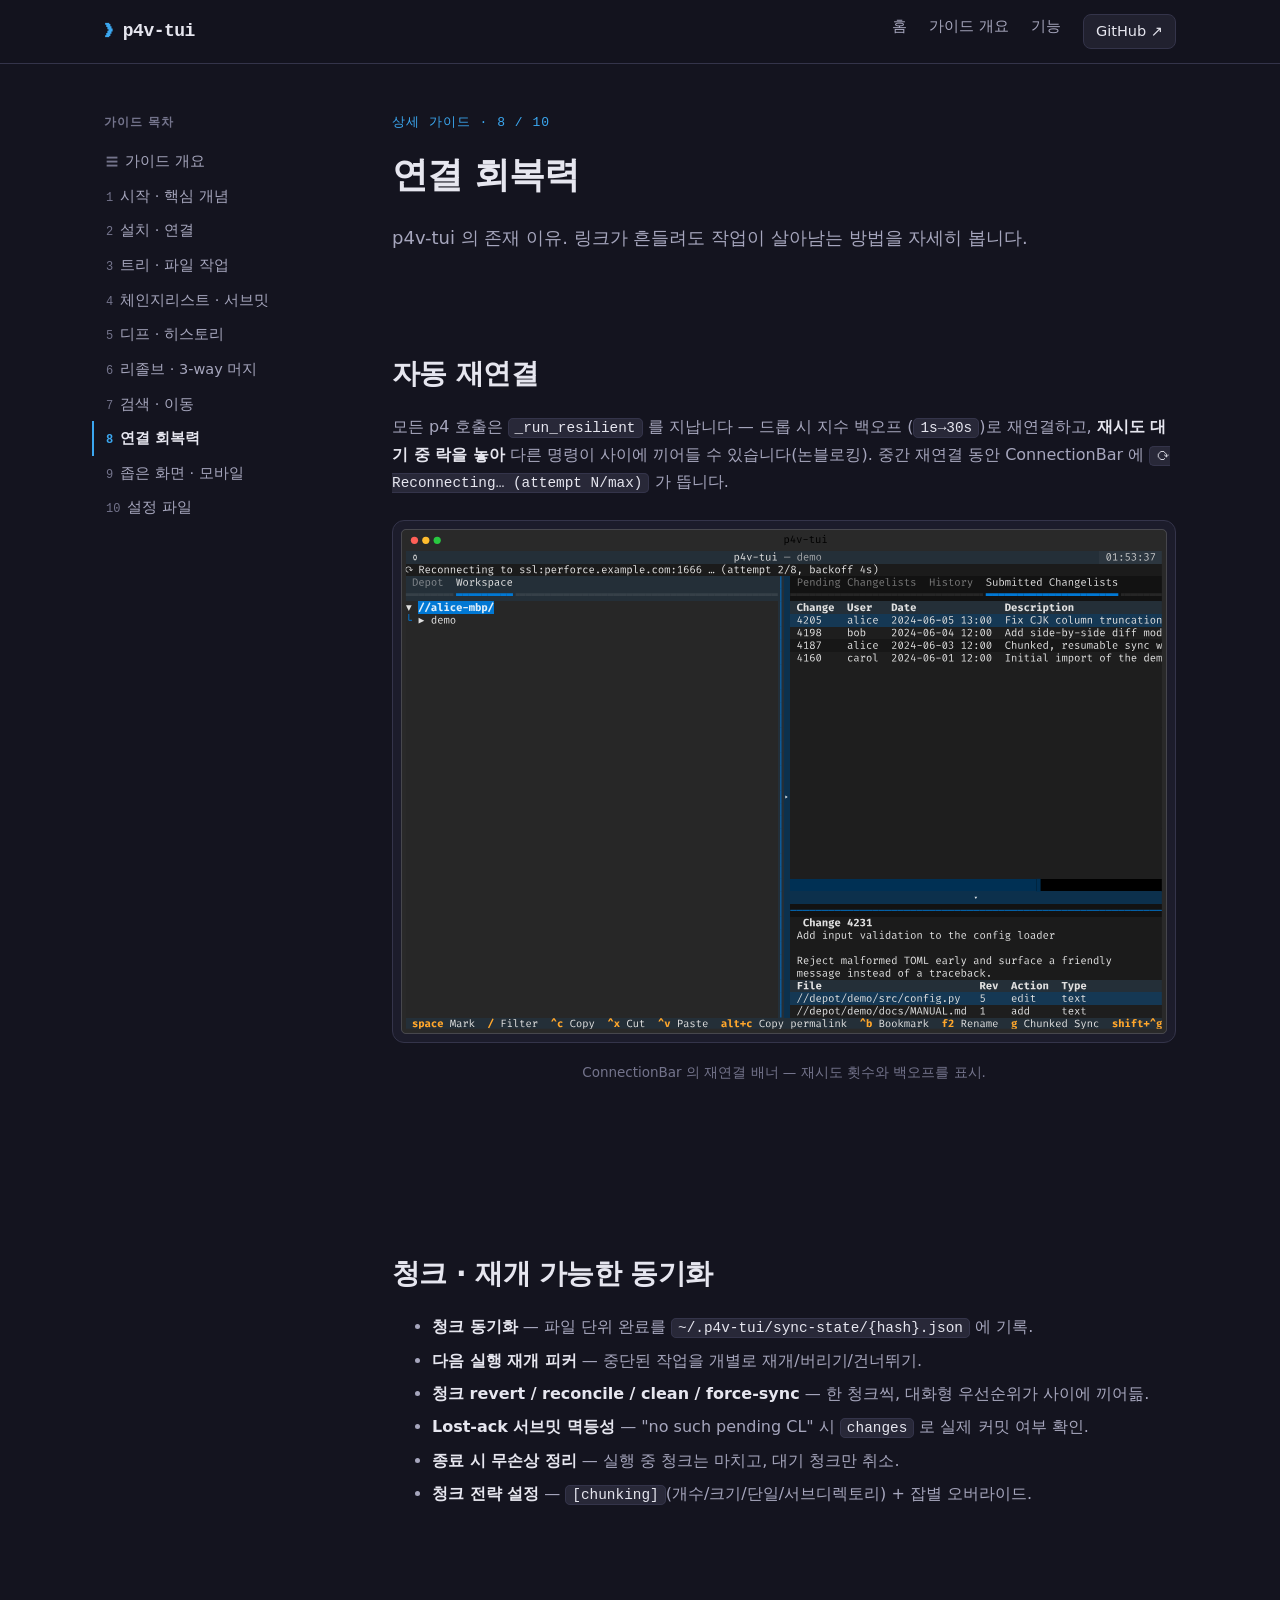
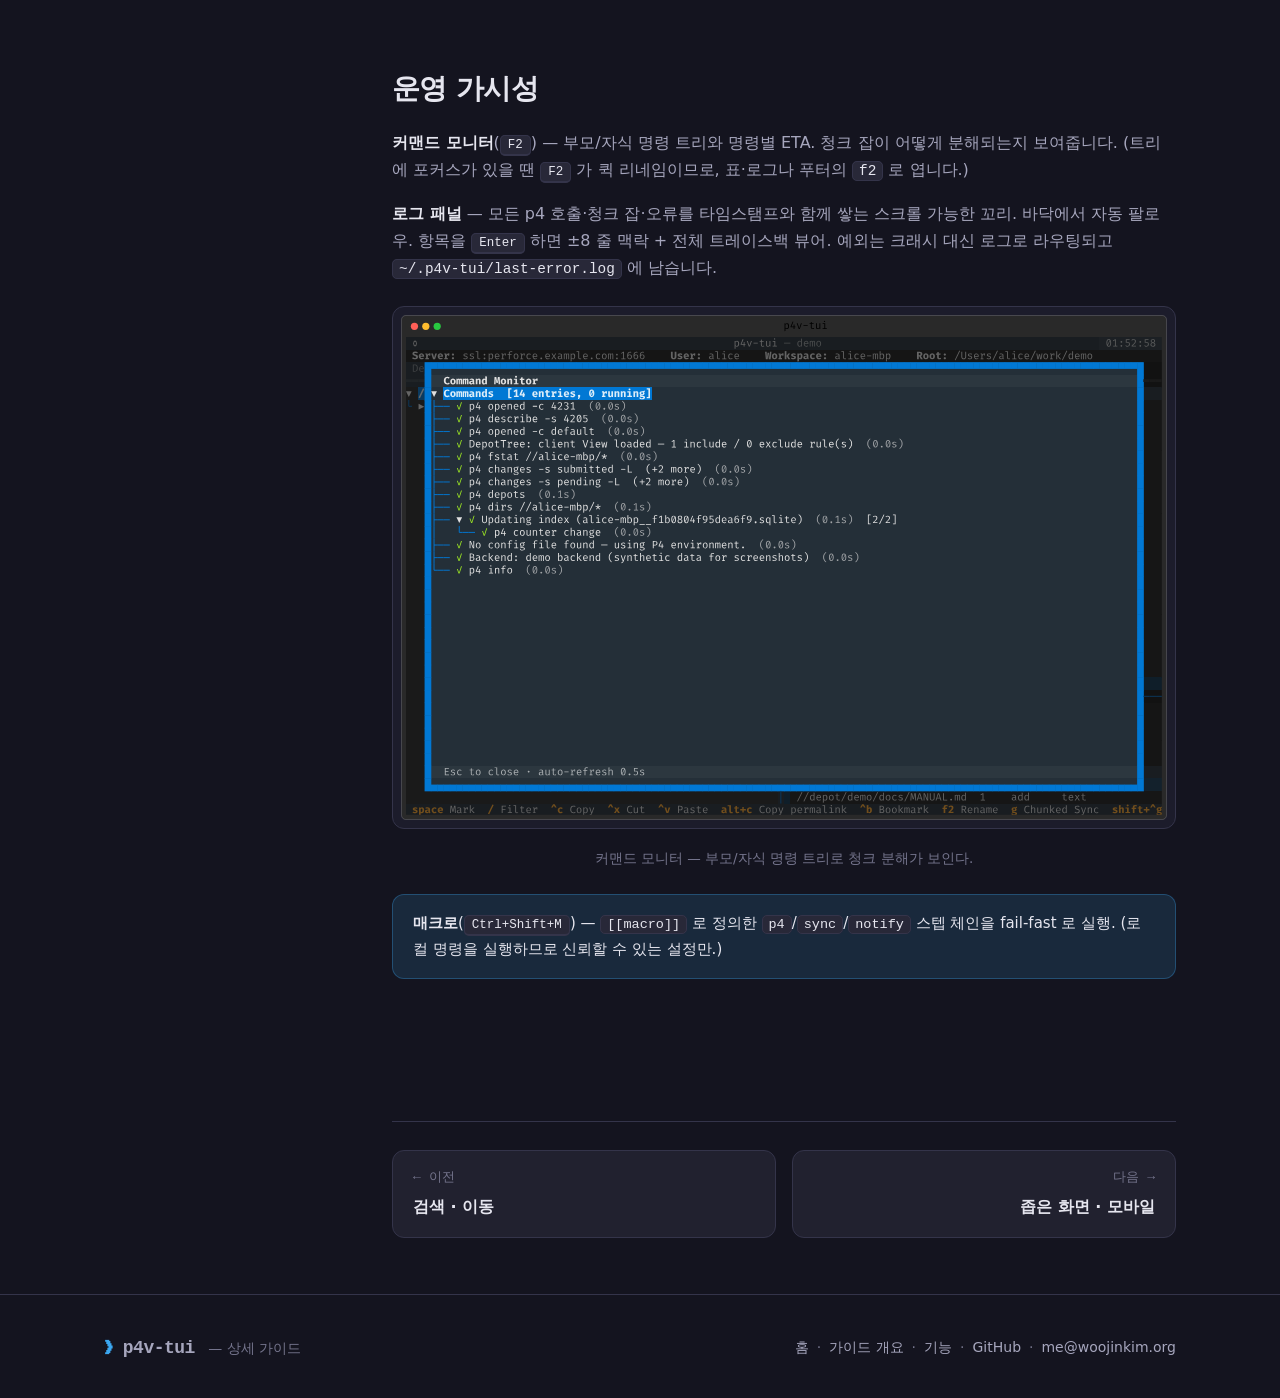
<file: docs/landing/guide/resilience.html>
<!DOCTYPE html>
<html lang="ko">
<head>
<meta charset="utf-8">
<meta name="viewport" content="width=device-width, initial-scale=1">
<meta http-equiv="Content-Security-Policy" content="default-src 'self'; script-src 'self' matomo.woojinkim.org 'sha256-H2U+1fLmIq25bdrqMwpNv6UQnMt6IDUjvJe8/1FWwpE='; style-src 'self' 'unsafe-inline'; img-src 'self' data: matomo.woojinkim.org; connect-src 'self' matomo.woojinkim.org; base-uri 'self'; frame-ancestors 'self'">
<title>연결 회복력 — p4v-tui 가이드 8</title>
<meta name="description" content="자동 재연결(1s→30s 백오프), 청크·재개 가능한 동기화, 재개/버리기 피커, lost-ack 서브밋, 커맨드 모니터, 로그 패널.">
<link rel="stylesheet" href="../styles.css">
</head>
<body data-topic="resilience">
<div class="wrap">
  <div class="guide-layout">
    <aside class="toc"></aside>
    <main class="doc">

      <header style="margin-bottom:8px;">
        <span class="kicker">상세 가이드 · 8 / 10</span>
        <h1 style="font-size:36px;letter-spacing:-1px;margin:6px 0 10px;">연결 회복력</h1>
        <p style="font-size:18px;">p4v-tui 의 존재 이유. 링크가 흔들려도 작업이 살아남는 방법을 자세히 봅니다.</p>
      </header>

      <section>
        <h2 style="border-top:none;">자동 재연결</h2>
        <p>모든 p4 호출은 <span class="inline-code">_run_resilient</span> 를 지납니다 — 드롭 시 지수 백오프
           (<span class="inline-code">1s→30s</span>)로 재연결하고, <strong>재시도 대기 중 락을 놓아</strong>
           다른 명령이 사이에 끼어들 수 있습니다(논블로킹). 중간 재연결 동안 ConnectionBar 에
           <span class="inline-code">⟳ Reconnecting… (attempt N/max)</span> 가 뜹니다.</p>
        <figure>
          <img src="../image/20-reconnect.svg" alt="자동 재연결 배너.">
          <figcaption>ConnectionBar 의 재연결 배너 — 재시도 횟수와 백오프를 표시.</figcaption>
        </figure>
      </section>

      <section>
        <h2>청크 · 재개 가능한 동기화</h2>
        <ul>
          <li><strong>청크 동기화</strong> — 파일 단위 완료를 <span class="inline-code">~/.p4v-tui/sync-state/{hash}.json</span> 에 기록.</li>
          <li><strong>다음 실행 재개 피커</strong> — 중단된 작업을 개별로 재개/버리기/건너뛰기.</li>
          <li><strong>청크 revert / reconcile / clean / force-sync</strong> — 한 청크씩, 대화형 우선순위가 사이에 끼어듦.</li>
          <li><strong>Lost-ack 서브밋 멱등성</strong> — "no such pending CL" 시 <span class="inline-code">changes</span> 로 실제 커밋 여부 확인.</li>
          <li><strong>종료 시 무손상 정리</strong> — 실행 중 청크는 마치고, 대기 청크만 취소.</li>
          <li><strong>청크 전략 설정</strong> — <span class="inline-code">[chunking]</span>(개수/크기/단일/서브디렉토리) + 잡별 오버라이드.</li>
        </ul>
      </section>

      <section>
        <h2>운영 가시성</h2>
        <p><strong>커맨드 모니터</strong>(<kbd>F2</kbd>) — 부모/자식 명령 트리와 명령별 ETA. 청크 잡이
           어떻게 분해되는지 보여줍니다. (트리에 포커스가 있을 땐 <kbd>F2</kbd> 가 퀵 리네임이므로,
           표·로그나 푸터의 <span class="inline-code">f2</span> 로 엽니다.)</p>
        <p><strong>로그 패널</strong> — 모든 p4 호출·청크 잡·오류를 타임스탬프와 함께 쌓는 스크롤 가능한
           꼬리. 바닥에서 자동 팔로우. 항목을 <kbd>Enter</kbd> 하면 ±8 줄 맥락 + 전체 트레이스백 뷰어.
           예외는 크래시 대신 로그로 라우팅되고 <span class="inline-code">~/.p4v-tui/last-error.log</span> 에 남습니다.</p>
        <figure>
          <img src="../image/08-command-monitor.svg" alt="커맨드 모니터.">
          <figcaption>커맨드 모니터 — 부모/자식 명령 트리로 청크 분해가 보인다.</figcaption>
        </figure>
        <div class="callout">
          <strong>매크로</strong>(<kbd>Ctrl+Shift+M</kbd>) — <span class="inline-code">[[macro]]</span> 로 정의한
          <span class="inline-code">p4</span>/<span class="inline-code">sync</span>/<span class="inline-code">notify</span>
          스텝 체인을 fail-fast 로 실행. (로컬 명령을 실행하므로 신뢰할 수 있는 설정만.)
        </div>
      </section>

    </main>
  </div>
</div>
<script src="../guide-nav.js" defer></script>
<script src="../lightbox.js" defer></script>
<!-- Matomo -->
<script>
  var _paq = window._paq = window._paq || [];
  /* tracker methods like "setCustomDimension" should be called before "trackPageView" */
  _paq.push(['trackPageView']);
  _paq.push(['enableLinkTracking']);
  (function() {
    var u="//matomo.woojinkim.org/";
    _paq.push(['setTrackerUrl', u+'matomo.php']);
    _paq.push(['setSiteId', '9']);
    var d=document, g=d.createElement('script'), s=d.getElementsByTagName('script')[0];
    g.async=true; g.src=u+'matomo.js'; s.parentNode.insertBefore(g,s);
  })();
</script>
<!-- End Matomo Code -->
</body>
</html>
</file>
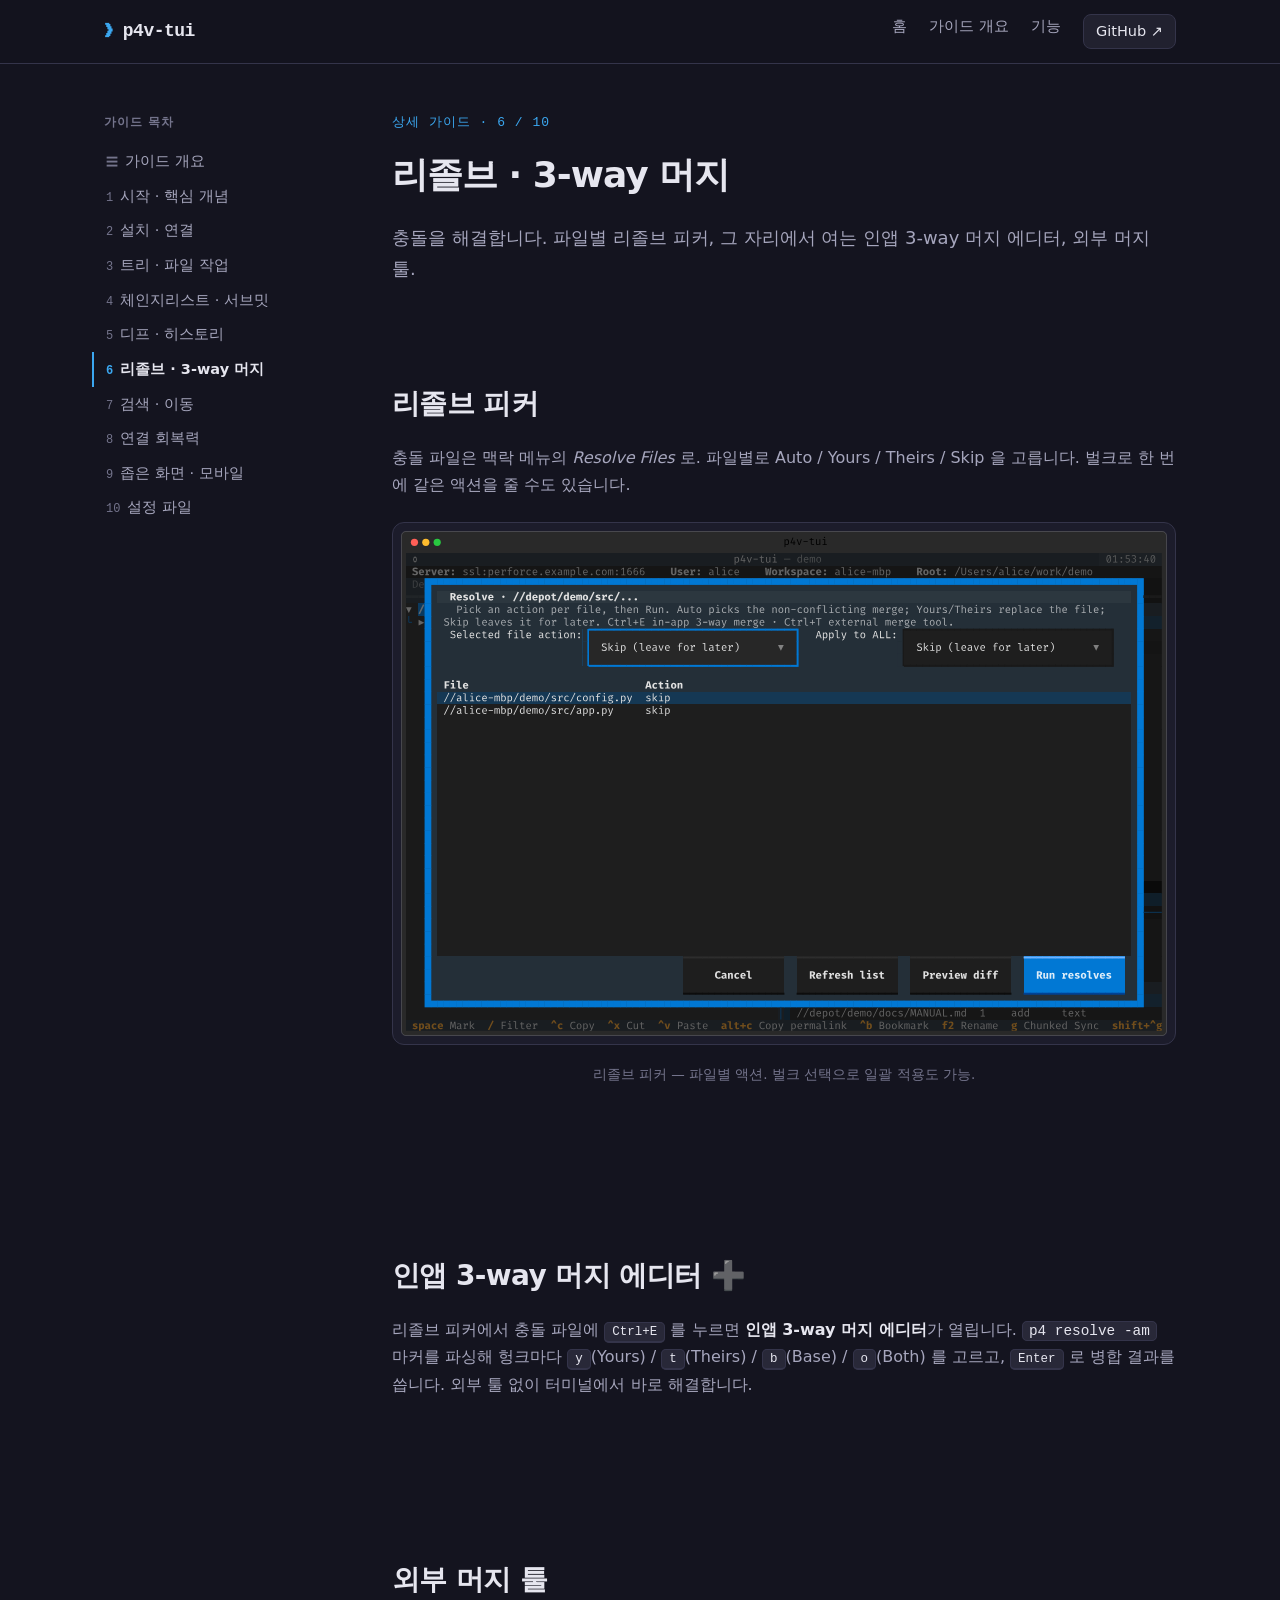
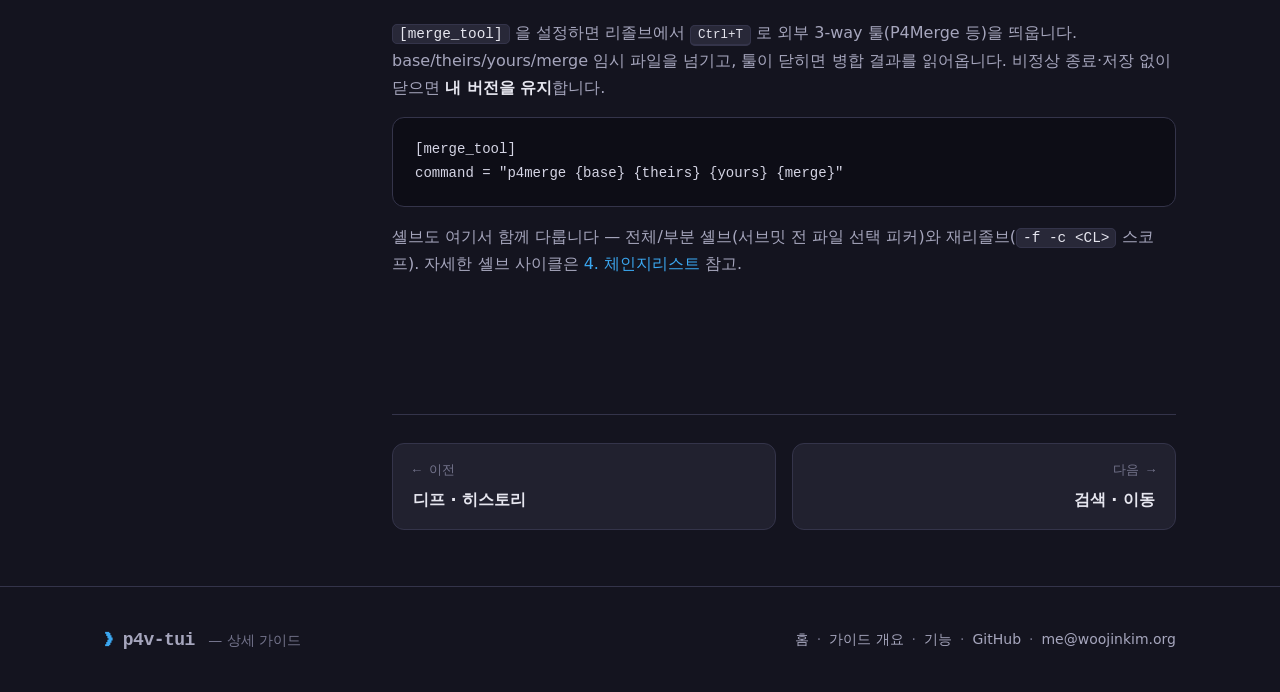
<file: docs/landing/guide/resolve.html>
<!DOCTYPE html>
<html lang="ko">
<head>
<meta charset="utf-8">
<meta name="viewport" content="width=device-width, initial-scale=1">
<meta http-equiv="Content-Security-Policy" content="default-src 'self'; script-src 'self' matomo.woojinkim.org 'sha256-H2U+1fLmIq25bdrqMwpNv6UQnMt6IDUjvJe8/1FWwpE='; style-src 'self' 'unsafe-inline'; img-src 'self' data: matomo.woojinkim.org; connect-src 'self' matomo.woojinkim.org; base-uri 'self'; frame-ancestors 'self'">
<title>리졸브 · 3-way 머지 — p4v-tui 가이드 6</title>
<meta name="description" content="리졸브 피커(Auto/Yours/Theirs/Skip), 인앱 3-way 머지 에디터(Ctrl+E), 외부 머지 툴(Ctrl+T), 전체·부분 셸브.">
<link rel="stylesheet" href="../styles.css">
</head>
<body data-topic="resolve">
<div class="wrap">
  <div class="guide-layout">
    <aside class="toc"></aside>
    <main class="doc">

      <header style="margin-bottom:8px;">
        <span class="kicker">상세 가이드 · 6 / 10</span>
        <h1 style="font-size:36px;letter-spacing:-1px;margin:6px 0 10px;">리졸브 · 3-way 머지</h1>
        <p style="font-size:18px;">충돌을 해결합니다. 파일별 리졸브 피커, 그 자리에서 여는 인앱 3-way 머지 에디터, 외부 머지 툴.</p>
      </header>

      <section>
        <h2 style="border-top:none;">리졸브 피커</h2>
        <p>충돌 파일은 맥락 메뉴의 <em>Resolve Files</em> 로. 파일별로 Auto / Yours / Theirs / Skip 을
           고릅니다. 벌크로 한 번에 같은 액션을 줄 수도 있습니다.</p>
        <figure>
          <img src="../image/21-resolve.svg" alt="리졸브 피커 — 파일별 Auto/Yours/Theirs/Skip.">
          <figcaption>리졸브 피커 — 파일별 액션. 벌크 선택으로 일괄 적용도 가능.</figcaption>
        </figure>
      </section>

      <section>
        <h2>인앱 3-way 머지 에디터 ➕</h2>
        <p>리졸브 피커에서 충돌 파일에 <kbd>Ctrl+E</kbd> 를 누르면 <strong>인앱 3-way 머지 에디터</strong>가
           열립니다. <span class="inline-code">p4 resolve -am</span> 마커를 파싱해 헝크마다
           <kbd>y</kbd>(Yours) / <kbd>t</kbd>(Theirs) / <kbd>b</kbd>(Base) / <kbd>o</kbd>(Both) 를 고르고,
           <kbd>Enter</kbd> 로 병합 결과를 씁니다. 외부 툴 없이 터미널에서 바로 해결합니다.</p>
      </section>

      <section>
        <h2>외부 머지 툴</h2>
        <p><span class="inline-code">[merge_tool]</span> 을 설정하면 리졸브에서 <kbd>Ctrl+T</kbd> 로 외부
           3-way 툴(P4Merge 등)을 띄웁니다. base/theirs/yours/merge 임시 파일을 넘기고, 툴이 닫히면
           병합 결과를 읽어옵니다. 비정상 종료·저장 없이 닫으면 <strong>내 버전을 유지</strong>합니다.</p>
<pre class="code">[merge_tool]
command = "p4merge {base} {theirs} {yours} {merge}"</pre>
        <p>셸브도 여기서 함께 다룹니다 — 전체/부분 셸브(서브밋 전 파일 선택 피커)와
           재리졸브(<span class="inline-code">-f -c &lt;CL&gt;</span> 스코프). 자세한 셸브 사이클은
           <a href="/guide/changelists">4. 체인지리스트</a> 참고.</p>
      </section>

    </main>
  </div>
</div>
<script src="../guide-nav.js" defer></script>
<script src="../lightbox.js" defer></script>
<!-- Matomo -->
<script>
  var _paq = window._paq = window._paq || [];
  /* tracker methods like "setCustomDimension" should be called before "trackPageView" */
  _paq.push(['trackPageView']);
  _paq.push(['enableLinkTracking']);
  (function() {
    var u="//matomo.woojinkim.org/";
    _paq.push(['setTrackerUrl', u+'matomo.php']);
    _paq.push(['setSiteId', '9']);
    var d=document, g=d.createElement('script'), s=d.getElementsByTagName('script')[0];
    g.async=true; g.src=u+'matomo.js'; s.parentNode.insertBefore(g,s);
  })();
</script>
<!-- End Matomo Code -->
</body>
</html>
</file>
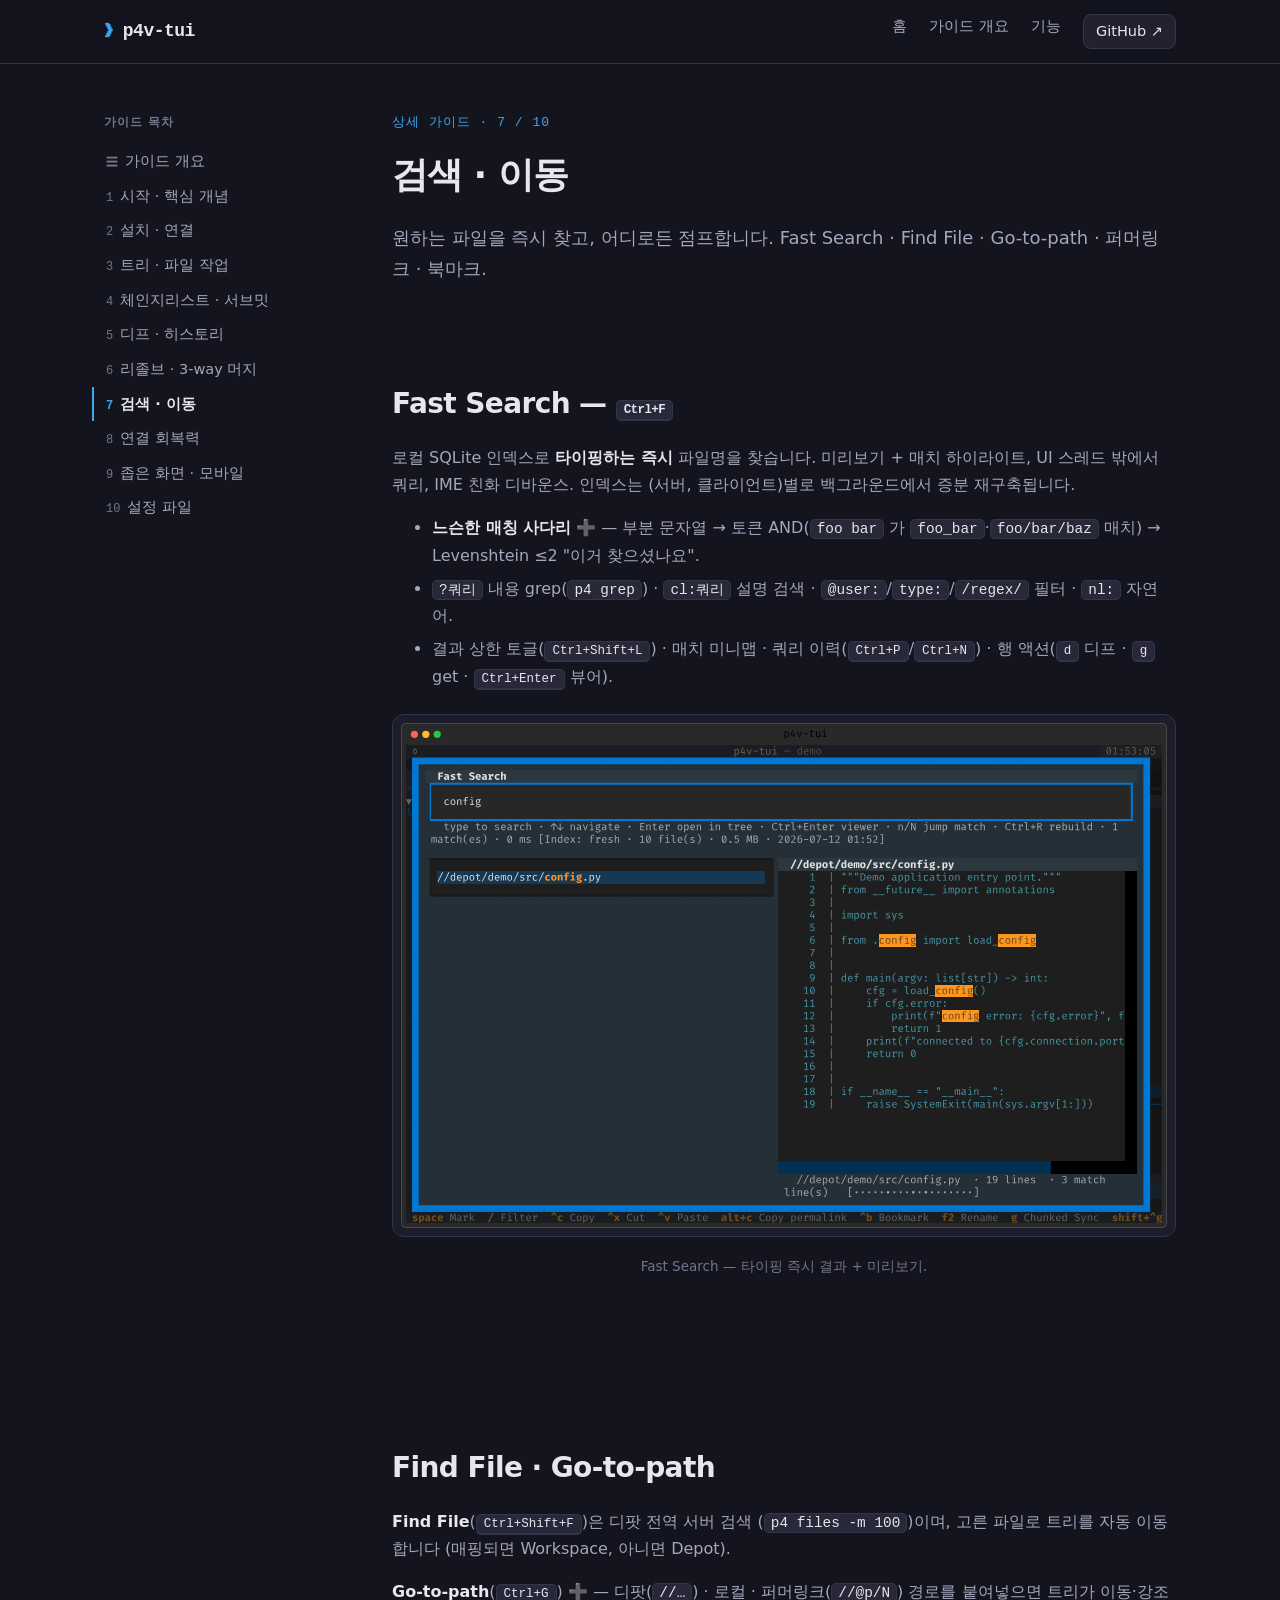
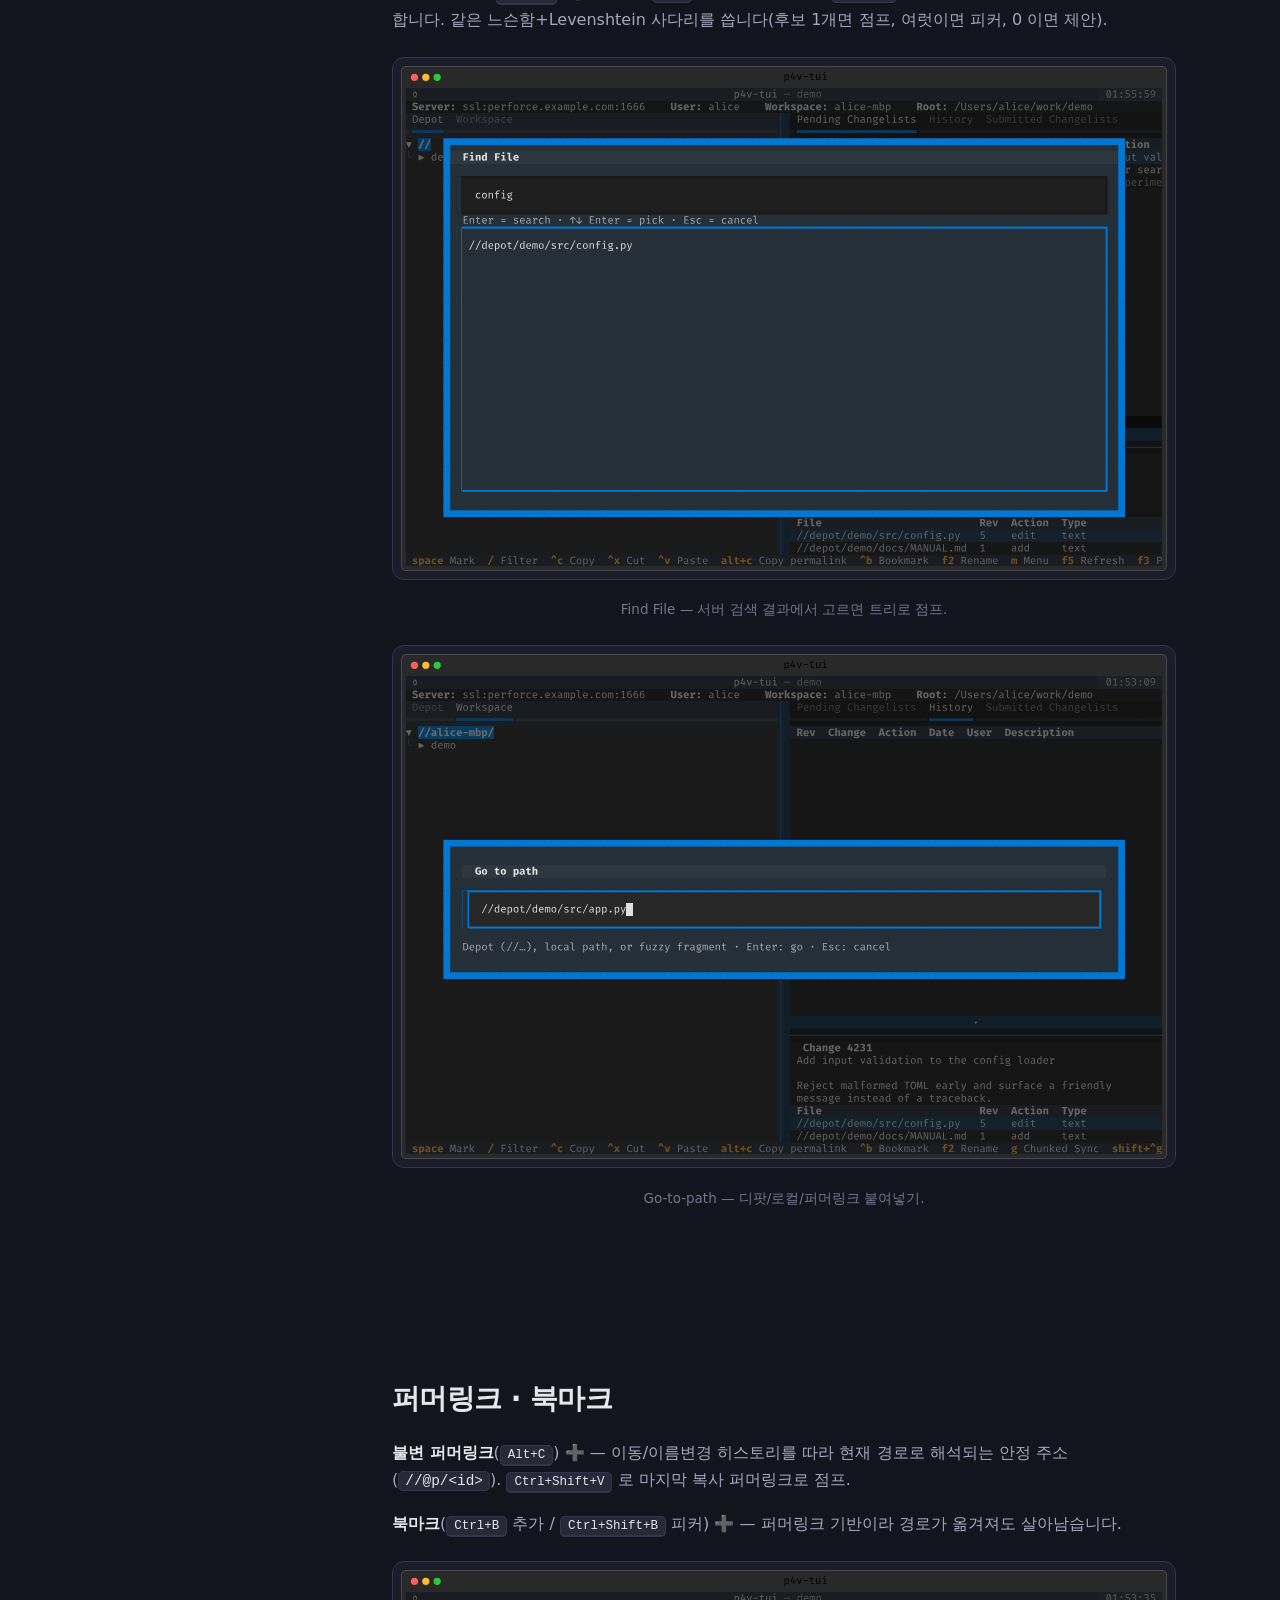
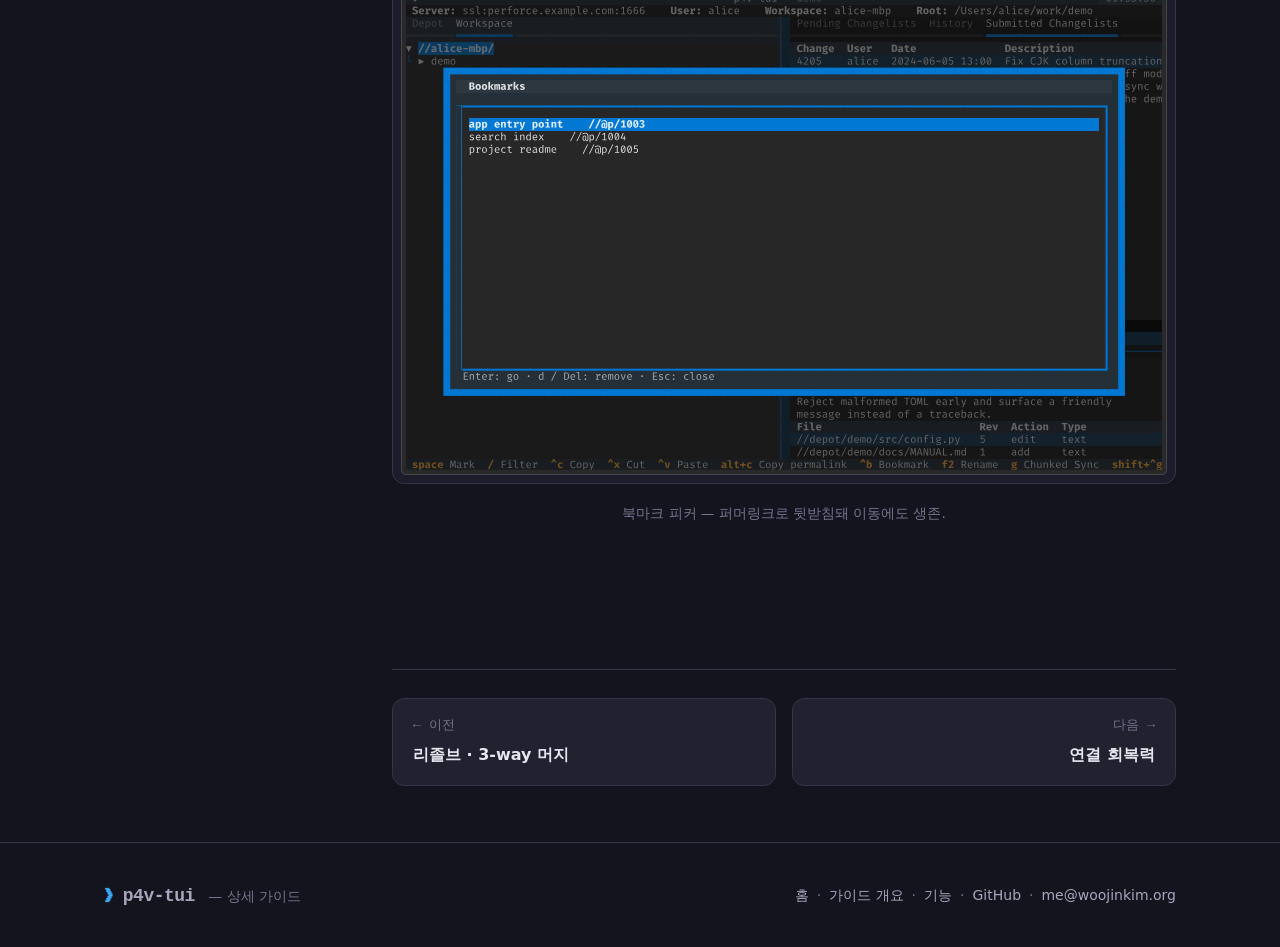
<file: docs/landing/guide/search.html>
<!DOCTYPE html>
<html lang="ko">
<head>
<meta charset="utf-8">
<meta name="viewport" content="width=device-width, initial-scale=1">
<meta http-equiv="Content-Security-Policy" content="default-src 'self'; script-src 'self' matomo.woojinkim.org 'sha256-H2U+1fLmIq25bdrqMwpNv6UQnMt6IDUjvJe8/1FWwpE='; style-src 'self' 'unsafe-inline'; img-src 'self' data: matomo.woojinkim.org; connect-src 'self' matomo.woojinkim.org; base-uri 'self'; frame-ancestors 'self'">
<title>검색 · 이동 — p4v-tui 가이드 7</title>
<meta name="description" content="Fast Search(로컬 SQLite 인덱스), Find File(서버 검색), Go-to-path, 불변 퍼머링크, 퍼머링크 기반 북마크.">
<link rel="stylesheet" href="../styles.css">
</head>
<body data-topic="search">
<div class="wrap">
  <div class="guide-layout">
    <aside class="toc"></aside>
    <main class="doc">

      <header style="margin-bottom:8px;">
        <span class="kicker">상세 가이드 · 7 / 10</span>
        <h1 style="font-size:36px;letter-spacing:-1px;margin:6px 0 10px;">검색 · 이동</h1>
        <p style="font-size:18px;">원하는 파일을 즉시 찾고, 어디로든 점프합니다. Fast Search · Find File · Go-to-path · 퍼머링크 · 북마크.</p>
      </header>

      <section>
        <h2 style="border-top:none;">Fast Search — <kbd>Ctrl+F</kbd></h2>
        <p>로컬 SQLite 인덱스로 <strong>타이핑하는 즉시</strong> 파일명을 찾습니다. 미리보기 + 매치
           하이라이트, UI 스레드 밖에서 쿼리, IME 친화 디바운스. 인덱스는 (서버, 클라이언트)별로
           백그라운드에서 증분 재구축됩니다.</p>
        <ul>
          <li><strong>느슨한 매칭 사다리</strong> ➕ — 부분 문자열 → 토큰 AND(<span class="inline-code">foo bar</span>
              가 <span class="inline-code">foo_bar</span>·<span class="inline-code">foo/bar/baz</span> 매치) →
              Levenshtein ≤2 "이거 찾으셨나요".</li>
          <li><span class="inline-code">?쿼리</span> 내용 grep(<span class="inline-code">p4 grep</span>) ·
              <span class="inline-code">cl:쿼리</span> 설명 검색 ·
              <span class="inline-code">@user:</span>/<span class="inline-code">type:</span>/<span class="inline-code">/regex/</span> 필터 ·
              <span class="inline-code">nl:</span> 자연어.</li>
          <li>결과 상한 토글(<kbd>Ctrl+Shift+L</kbd>) · 매치 미니맵 · 쿼리 이력(<kbd>Ctrl+P</kbd>/<kbd>Ctrl+N</kbd>) ·
              행 액션(<kbd>d</kbd> 디프 · <kbd>g</kbd> get · <kbd>Ctrl+Enter</kbd> 뷰어).</li>
        </ul>
        <figure>
          <img src="../image/09-fast-search.svg" alt="Fast Search — 즉시 결과와 미리보기.">
          <figcaption>Fast Search — 타이핑 즉시 결과 + 미리보기.</figcaption>
        </figure>
      </section>

      <section>
        <h2>Find File · Go-to-path</h2>
        <p><strong>Find File</strong>(<kbd>Ctrl+Shift+F</kbd>)은 디팟 전역 서버 검색
           (<span class="inline-code">p4 files -m 100</span>)이며, 고른 파일로 트리를 자동 이동합니다
           (매핑되면 Workspace, 아니면 Depot).</p>
        <p><strong>Go-to-path</strong>(<kbd>Ctrl+G</kbd>) ➕ — 디팟(<span class="inline-code">//…</span>) ·
           로컬 · 퍼머링크(<span class="inline-code">//@p/N</span>) 경로를 붙여넣으면 트리가 이동·강조합니다.
           같은 느슨함+Levenshtein 사다리를 씁니다(후보 1개면 점프, 여럿이면 피커, 0 이면 제안).</p>
        <figure>
          <img src="../image/16-find-file.svg" alt="Find File — 서버 파일 검색.">
          <figcaption>Find File — 서버 검색 결과에서 고르면 트리로 점프.</figcaption>
        </figure>
        <figure>
          <img src="../image/10-goto-path.svg" alt="Go to path — 경로 붙여넣기로 트리 점프.">
          <figcaption>Go-to-path — 디팟/로컬/퍼머링크 붙여넣기.</figcaption>
        </figure>
      </section>

      <section>
        <h2>퍼머링크 · 북마크</h2>
        <p><strong>불변 퍼머링크</strong>(<kbd>Alt+C</kbd>) ➕ — 이동/이름변경 히스토리를 따라 현재 경로로
           해석되는 안정 주소(<span class="inline-code">//@p/&lt;id&gt;</span>). <kbd>Ctrl+Shift+V</kbd> 로
           마지막 복사 퍼머링크로 점프.</p>
        <p><strong>북마크</strong>(<kbd>Ctrl+B</kbd> 추가 / <kbd>Ctrl+Shift+B</kbd> 피커) ➕ — 퍼머링크 기반이라
           경로가 옮겨져도 살아남습니다.</p>
        <figure>
          <img src="../image/19-bookmarks.svg" alt="북마크 피커.">
          <figcaption>북마크 피커 — 퍼머링크로 뒷받침돼 이동에도 생존.</figcaption>
        </figure>
      </section>

    </main>
  </div>
</div>
<script src="../guide-nav.js" defer></script>
<script src="../lightbox.js" defer></script>
<!-- Matomo -->
<script>
  var _paq = window._paq = window._paq || [];
  /* tracker methods like "setCustomDimension" should be called before "trackPageView" */
  _paq.push(['trackPageView']);
  _paq.push(['enableLinkTracking']);
  (function() {
    var u="//matomo.woojinkim.org/";
    _paq.push(['setTrackerUrl', u+'matomo.php']);
    _paq.push(['setSiteId', '9']);
    var d=document, g=d.createElement('script'), s=d.getElementsByTagName('script')[0];
    g.async=true; g.src=u+'matomo.js'; s.parentNode.insertBefore(g,s);
  })();
</script>
<!-- End Matomo Code -->
</body>
</html>
</file>
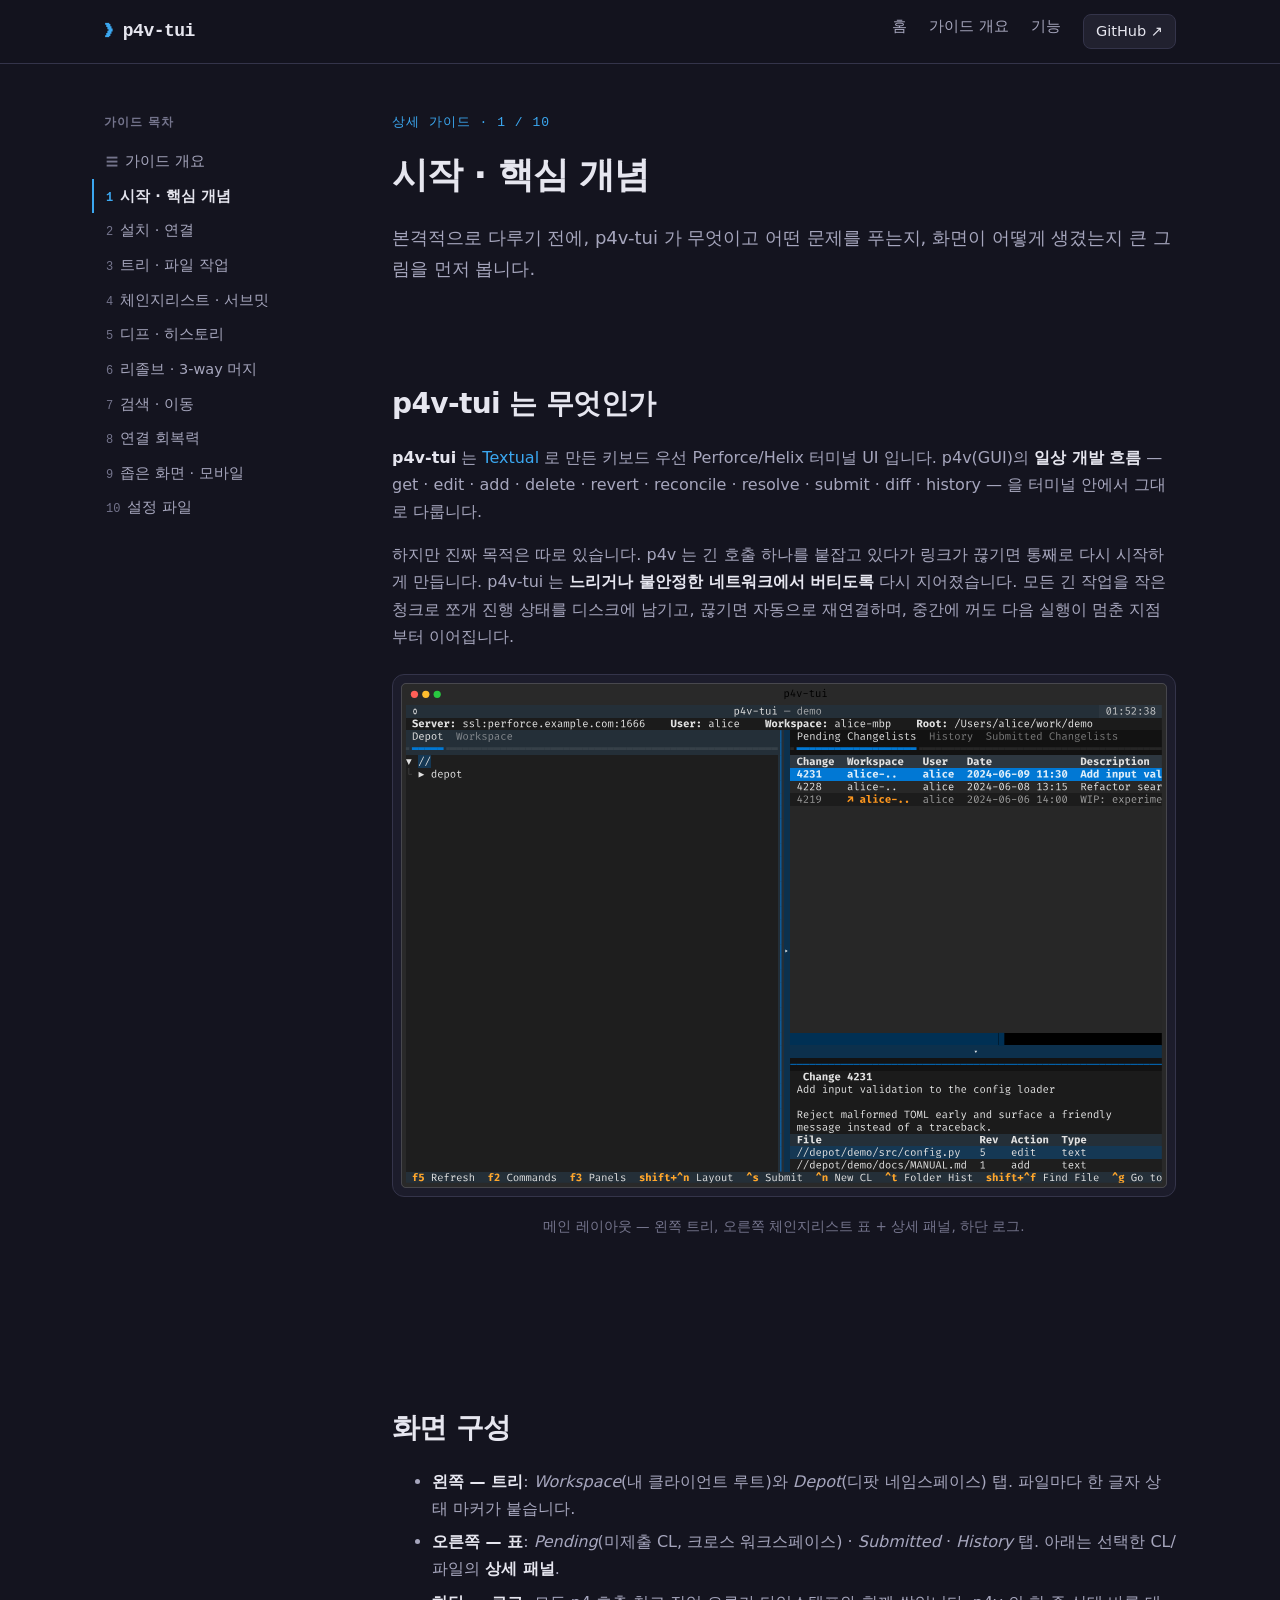
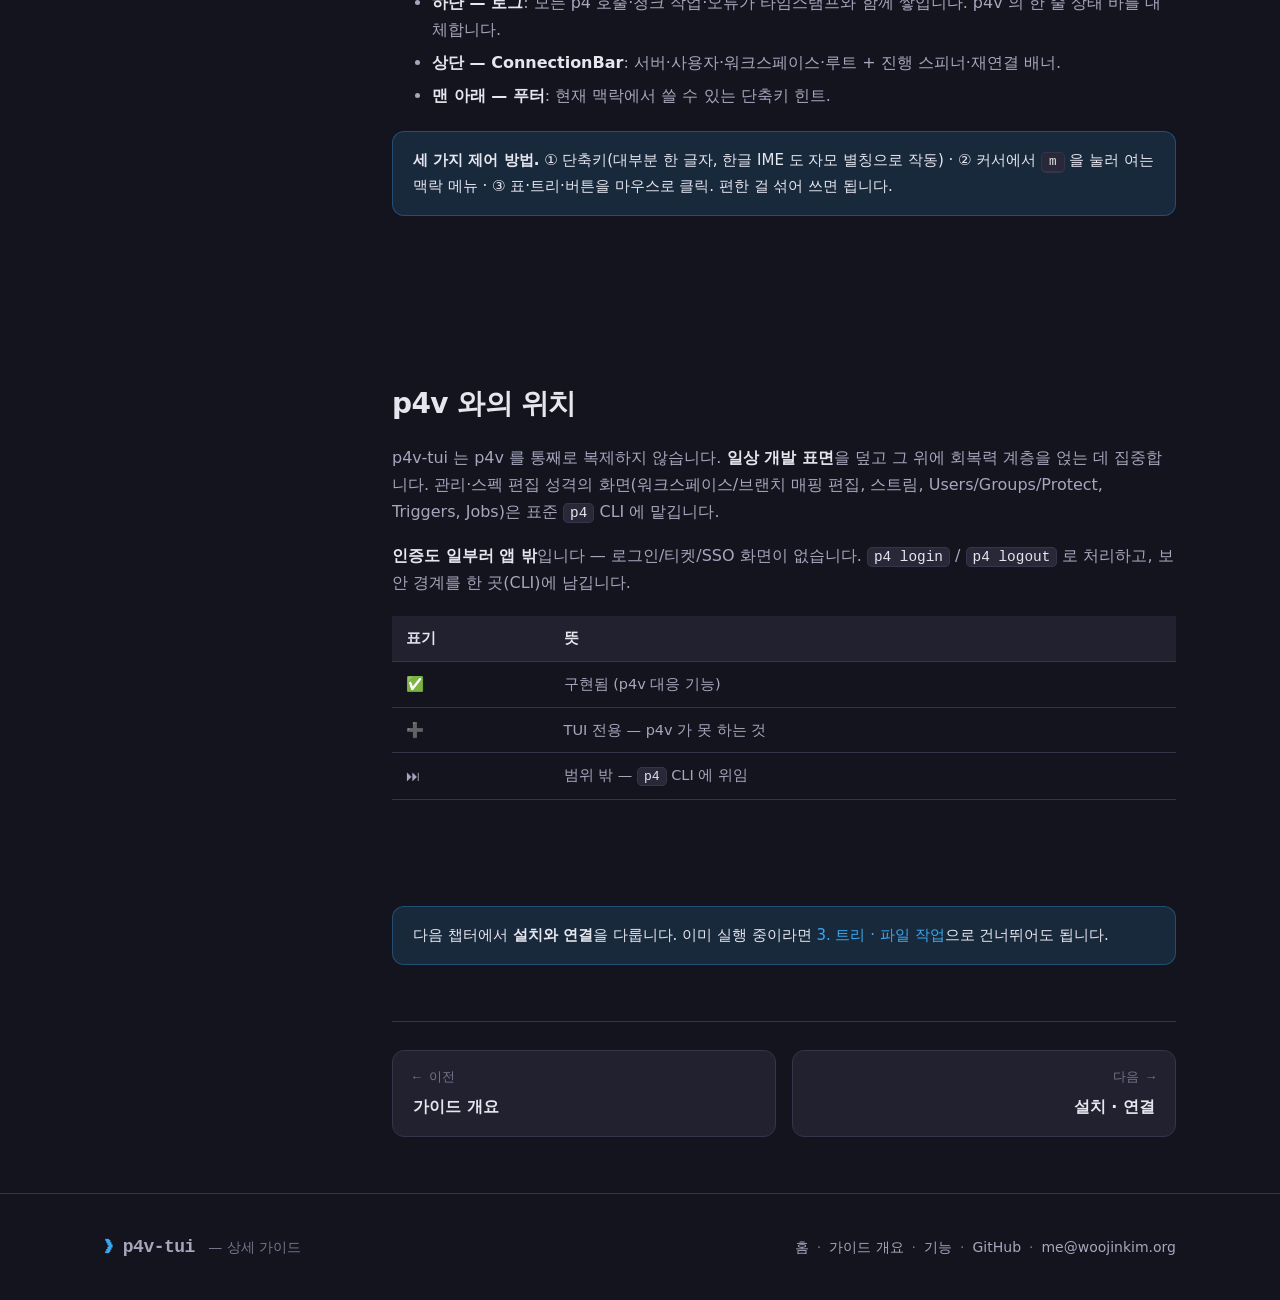
<file: docs/landing/guide/start.html>
<!DOCTYPE html>
<html lang="ko">
<head>
<meta charset="utf-8">
<meta name="viewport" content="width=device-width, initial-scale=1">
<meta http-equiv="Content-Security-Policy" content="default-src 'self'; script-src 'self' matomo.woojinkim.org 'sha256-H2U+1fLmIq25bdrqMwpNv6UQnMt6IDUjvJe8/1FWwpE='; style-src 'self' 'unsafe-inline'; img-src 'self' data: matomo.woojinkim.org; connect-src 'self' matomo.woojinkim.org; base-uri 'self'; frame-ancestors 'self'">
<title>시작 · 핵심 개념 — p4v-tui 가이드 1</title>
<meta name="description" content="p4v-tui 가 무엇이고 왜 만들어졌는지, 화면 레이아웃과 p4v 대비 위치를 30초에 잡는 큰 그림.">
<link rel="stylesheet" href="../styles.css">
</head>
<body data-topic="start">
<div class="wrap">
  <div class="guide-layout">
    <aside class="toc"></aside>
    <main class="doc">

      <header style="margin-bottom:8px;">
        <span class="kicker">상세 가이드 · 1 / 10</span>
        <h1 style="font-size:36px;letter-spacing:-1px;margin:6px 0 10px;">시작 · 핵심 개념</h1>
        <p style="font-size:18px;">
          본격적으로 다루기 전에, p4v-tui 가 무엇이고 어떤 문제를 푸는지, 화면이 어떻게 생겼는지
          큰 그림을 먼저 봅니다.
        </p>
      </header>

      <section>
        <h2 style="border-top:none;">p4v-tui 는 무엇인가</h2>
        <p>
          <strong>p4v-tui</strong> 는 <a href="https://textual.textualize.io/" target="_blank" rel="noopener">Textual</a>
          로 만든 키보드 우선 Perforce/Helix 터미널 UI 입니다. p4v(GUI)의 <strong>일상 개발 흐름</strong> —
          get · edit · add · delete · revert · reconcile · resolve · submit · diff · history — 을 터미널
          안에서 그대로 다룹니다.
        </p>
        <p>
          하지만 진짜 목적은 따로 있습니다. p4v 는 긴 호출 하나를 붙잡고 있다가 링크가 끊기면 통째로
          다시 시작하게 만듭니다. p4v-tui 는 <strong>느리거나 불안정한 네트워크에서 버티도록</strong>
          다시 지어졌습니다. 모든 긴 작업을 작은 청크로 쪼개 진행 상태를 디스크에 남기고, 끊기면
          자동으로 재연결하며, 중간에 꺼도 다음 실행이 멈춘 지점부터 이어집니다.
        </p>
        <figure>
          <img src="../image/01-overview.svg" alt="p4v-tui 메인 화면 — 왼쪽 트리, 오른쪽 체인지리스트 표와 상세, 하단 로그.">
          <figcaption>메인 레이아웃 — 왼쪽 트리, 오른쪽 체인지리스트 표 + 상세 패널, 하단 로그.</figcaption>
        </figure>
      </section>

      <section>
        <h2>화면 구성</h2>
        <ul>
          <li><strong>왼쪽 — 트리</strong>: <em>Workspace</em>(내 클라이언트 루트)와 <em>Depot</em>(디팟 네임스페이스)
            탭. 파일마다 한 글자 상태 마커가 붙습니다.</li>
          <li><strong>오른쪽 — 표</strong>: <em>Pending</em>(미제출 CL, 크로스 워크스페이스) · <em>Submitted</em> ·
            <em>History</em> 탭. 아래는 선택한 CL/파일의 <strong>상세 패널</strong>.</li>
          <li><strong>하단 — 로그</strong>: 모든 p4 호출·청크 작업·오류가 타임스탬프와 함께 쌓입니다.
            p4v 의 한 줄 상태 바를 대체합니다.</li>
          <li><strong>상단 — ConnectionBar</strong>: 서버·사용자·워크스페이스·루트 + 진행 스피너·재연결 배너.</li>
          <li><strong>맨 아래 — 푸터</strong>: 현재 맥락에서 쓸 수 있는 단축키 힌트.</li>
        </ul>
        <div class="callout">
          <strong>세 가지 제어 방법.</strong> ① 단축키(대부분 한 글자, 한글 IME 도 자모 별칭으로 작동) ·
          ② 커서에서 <kbd>m</kbd> 을 눌러 여는 맥락 메뉴 · ③ 표·트리·버튼을 마우스로 클릭. 편한 걸
          섞어 쓰면 됩니다.
        </div>
      </section>

      <section>
        <h2>p4v 와의 위치</h2>
        <p>
          p4v-tui 는 p4v 를 통째로 복제하지 않습니다. <strong>일상 개발 표면</strong>을 덮고 그 위에
          회복력 계층을 얹는 데 집중합니다. 관리·스펙 편집 성격의 화면(워크스페이스/브랜치 매핑 편집,
          스트림, Users/Groups/Protect, Triggers, Jobs)은 표준 <span class="inline-code">p4</span> CLI 에
          맡깁니다.
        </p>
        <p>
          <strong>인증도 일부러 앱 밖</strong>입니다 — 로그인/티켓/SSO 화면이 없습니다.
          <span class="inline-code">p4 login</span> / <span class="inline-code">p4 logout</span> 로 처리하고,
          보안 경계를 한 곳(CLI)에 남깁니다.
        </p>
        <table>
          <thead><tr><th>표기</th><th>뜻</th></tr></thead>
          <tbody>
            <tr><td>✅</td><td>구현됨 (p4v 대응 기능)</td></tr>
            <tr><td>➕</td><td>TUI 전용 — p4v 가 못 하는 것</td></tr>
            <tr><td>⏭</td><td>범위 밖 — <span class="inline-code">p4</span> CLI 에 위임</td></tr>
          </tbody>
        </table>
      </section>

      <div class="callout">
        다음 챕터에서 <strong>설치와 연결</strong>을 다룹니다. 이미 실행 중이라면
        <a href="/guide/trees">3. 트리 · 파일 작업</a>으로 건너뛰어도 됩니다.
      </div>

    </main>
  </div>
</div>
<script src="../guide-nav.js" defer></script>
<script src="../lightbox.js" defer></script>
<!-- Matomo -->
<script>
  var _paq = window._paq = window._paq || [];
  /* tracker methods like "setCustomDimension" should be called before "trackPageView" */
  _paq.push(['trackPageView']);
  _paq.push(['enableLinkTracking']);
  (function() {
    var u="//matomo.woojinkim.org/";
    _paq.push(['setTrackerUrl', u+'matomo.php']);
    _paq.push(['setSiteId', '9']);
    var d=document, g=d.createElement('script'), s=d.getElementsByTagName('script')[0];
    g.async=true; g.src=u+'matomo.js'; s.parentNode.insertBefore(g,s);
  })();
</script>
<!-- End Matomo Code -->
</body>
</html>
</file>
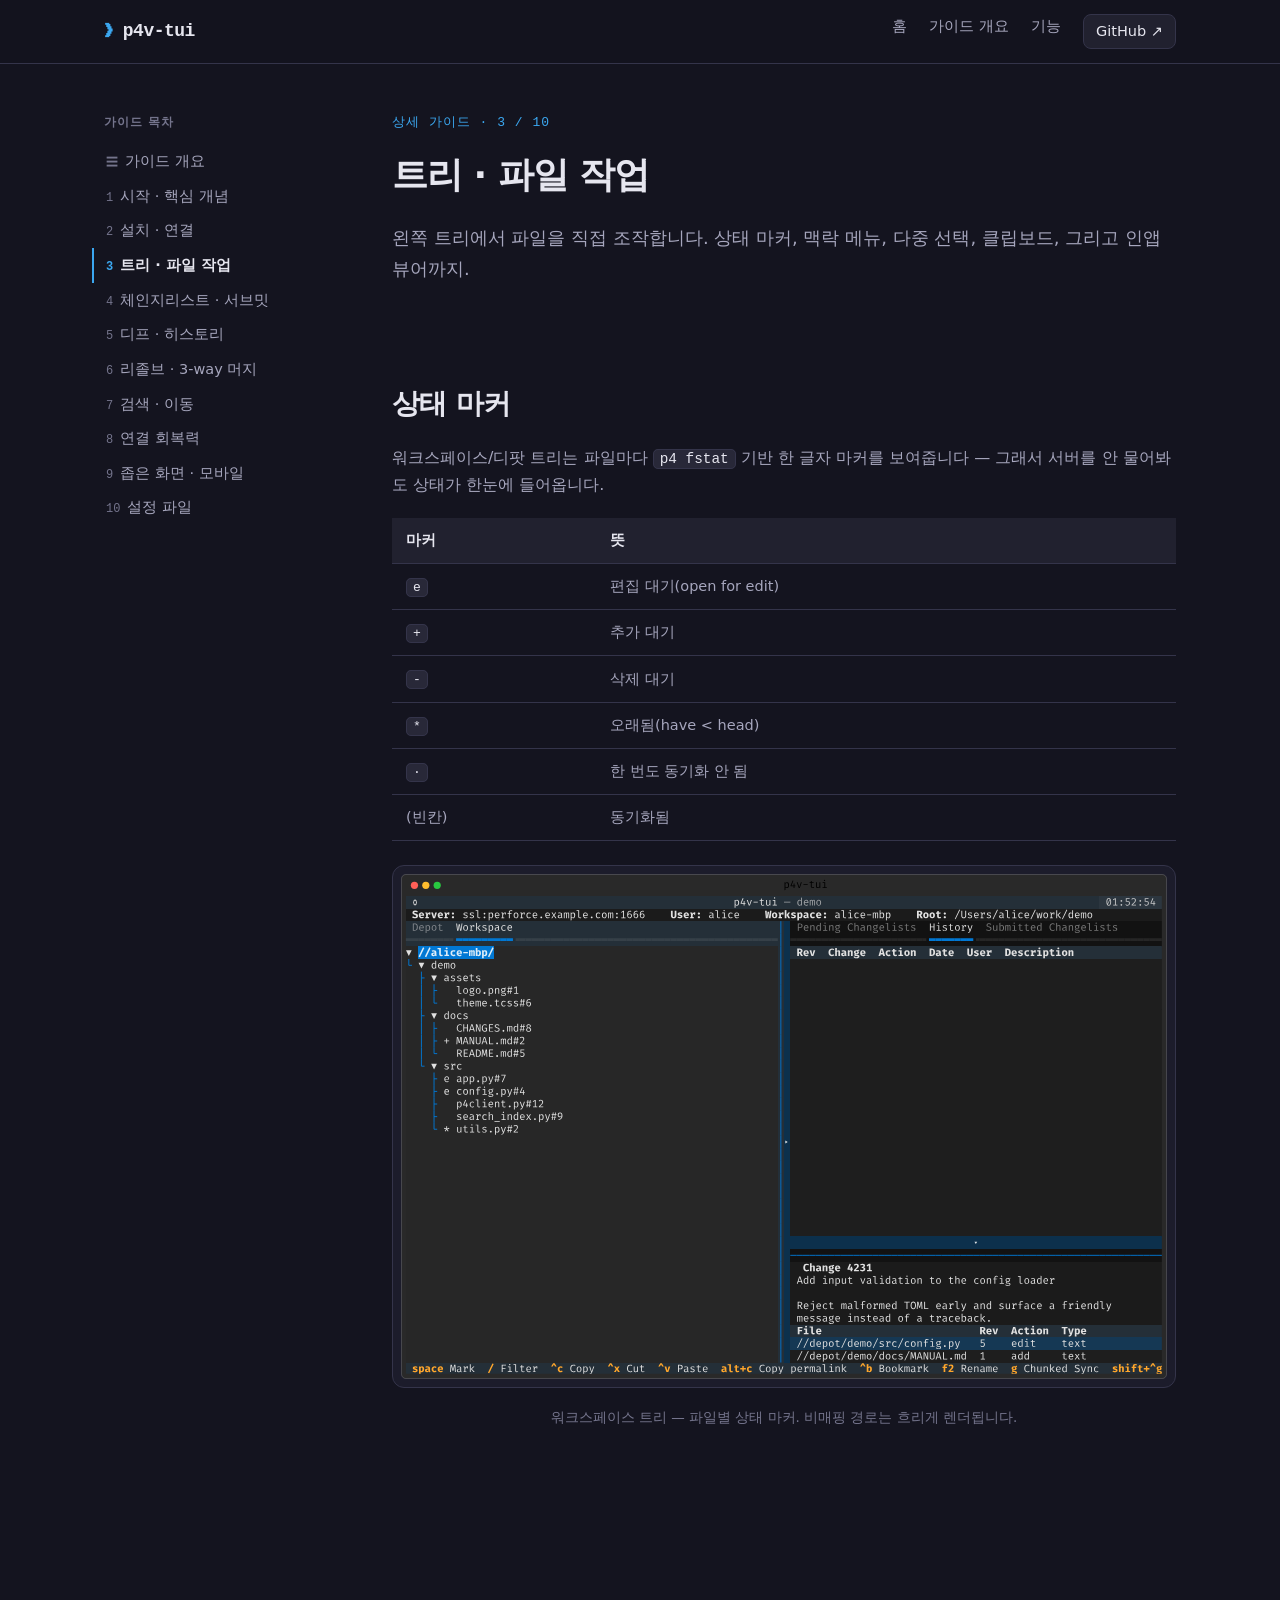
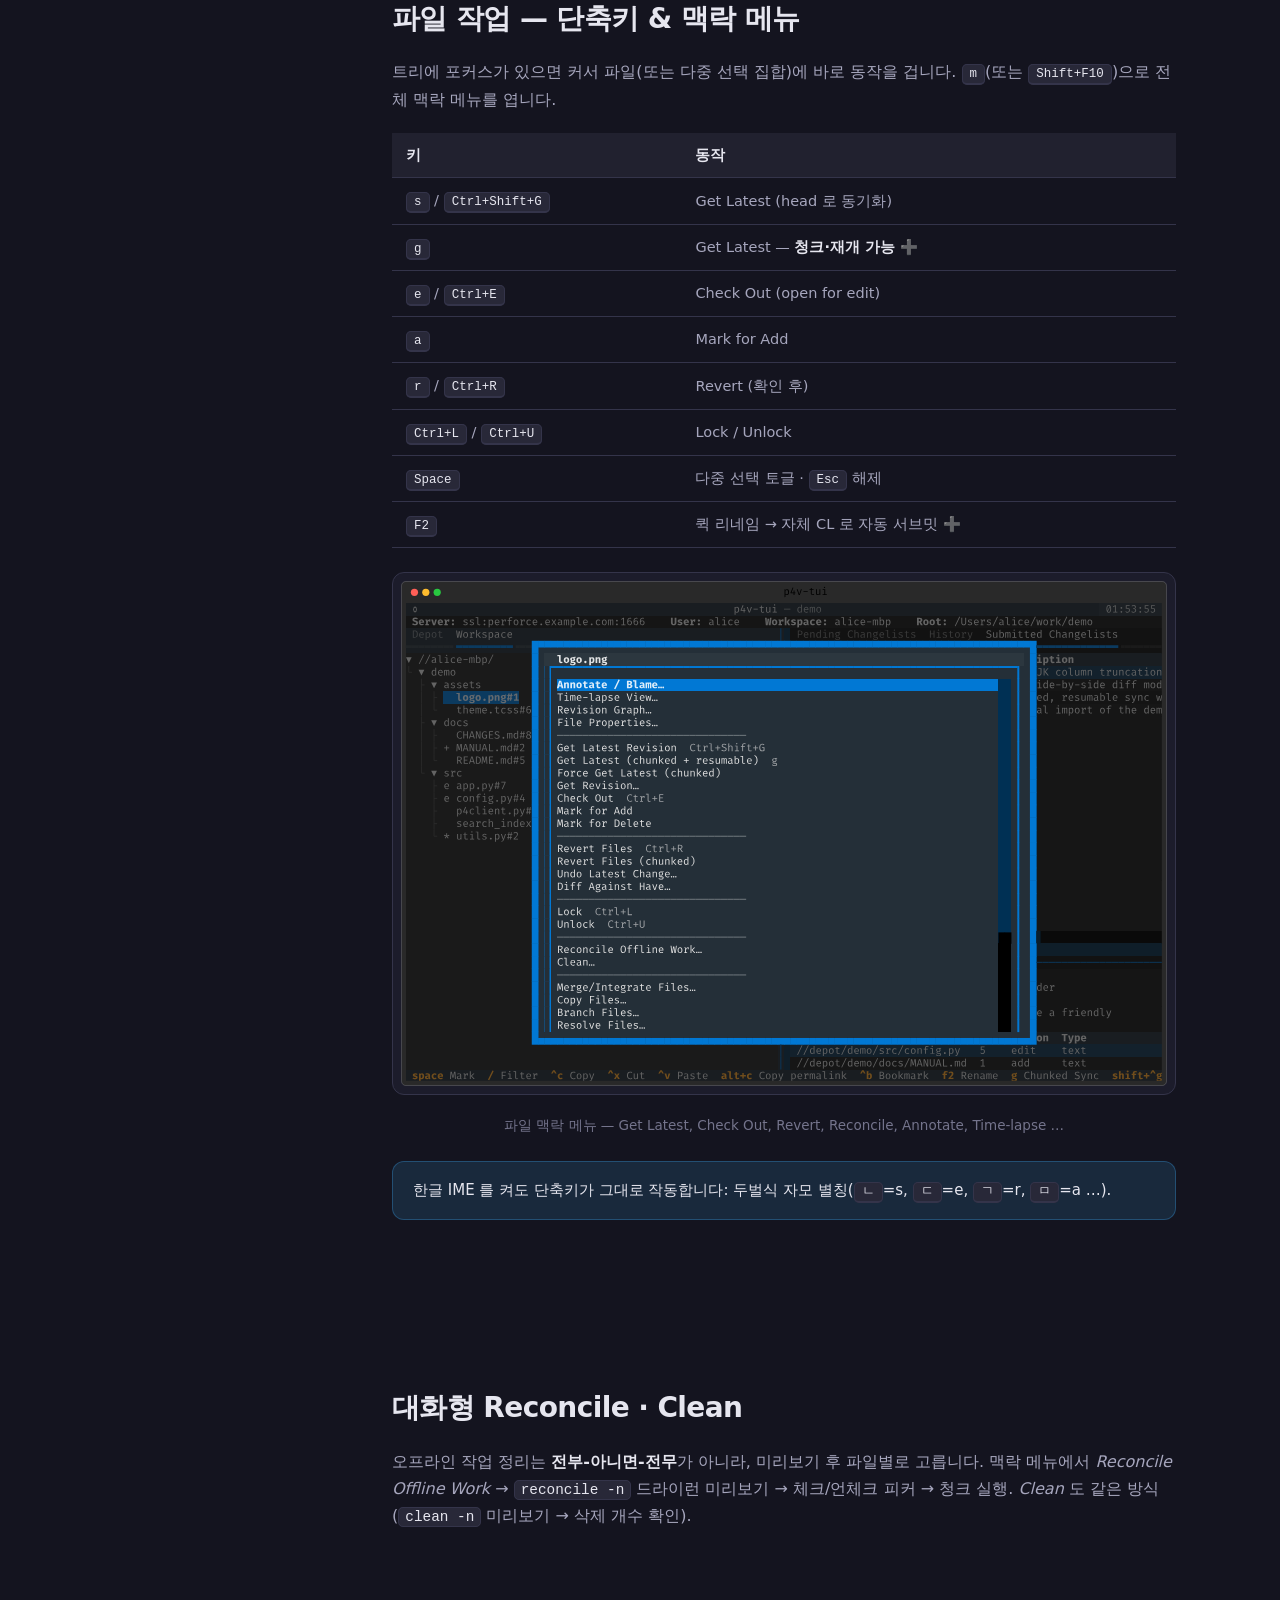
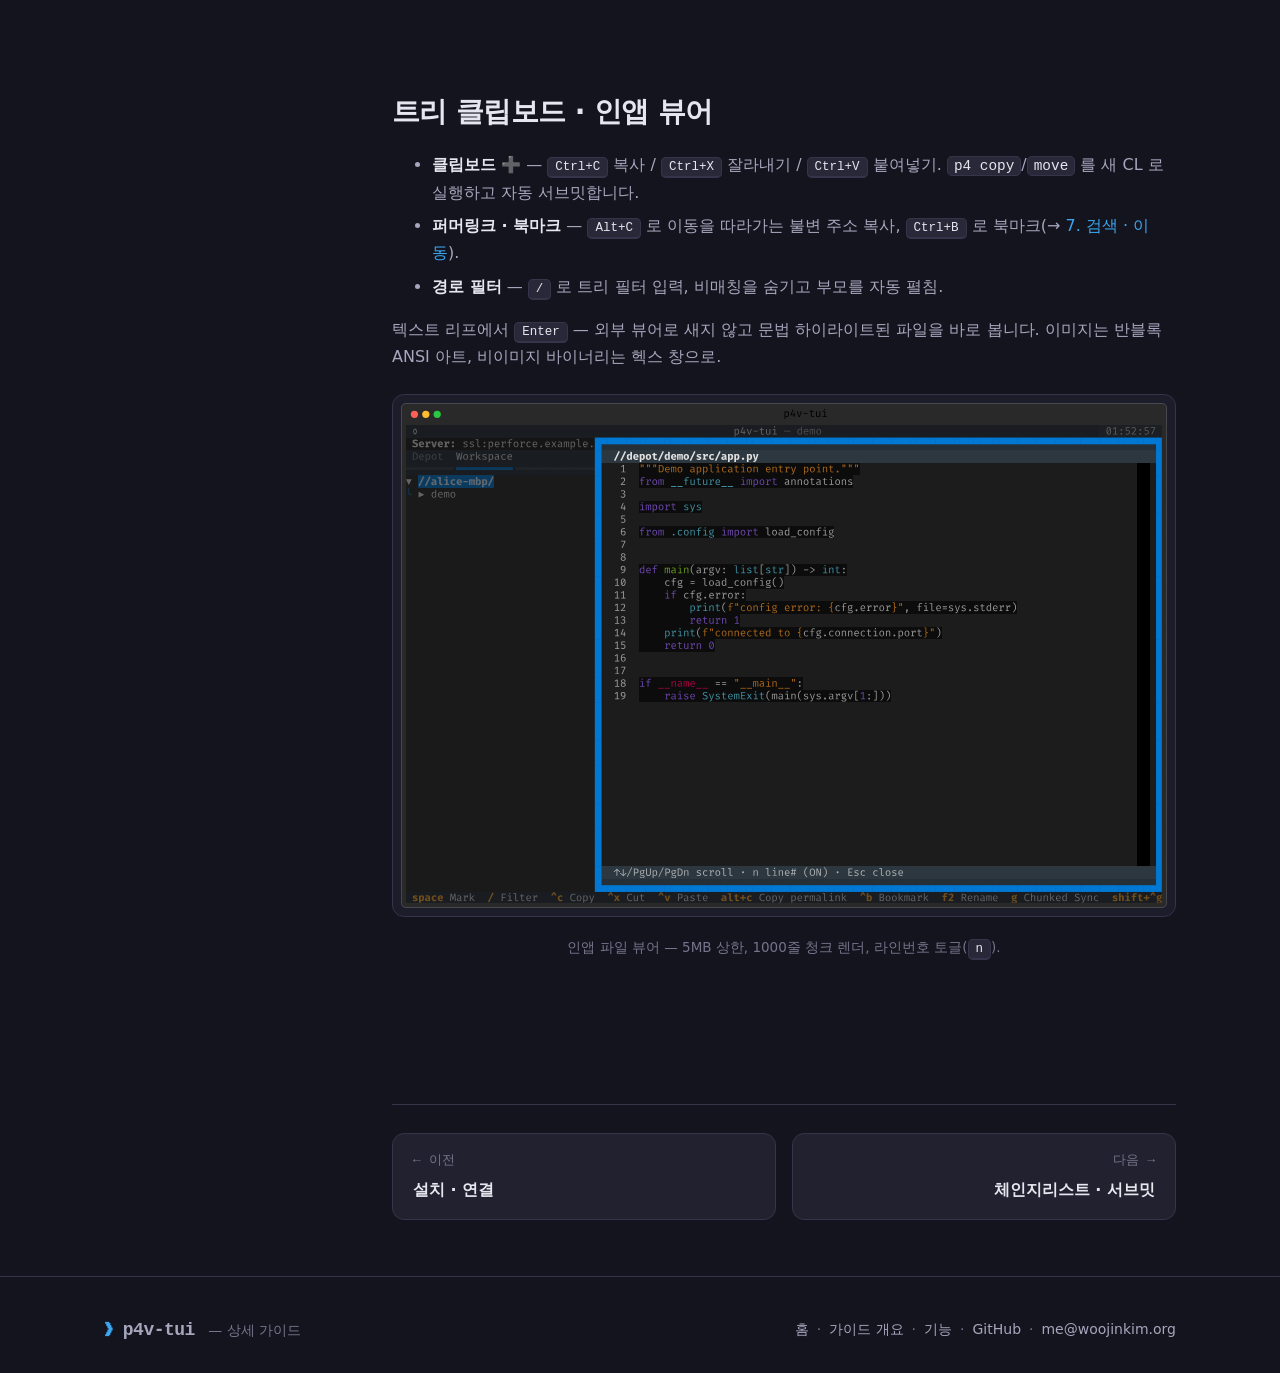
<file: docs/landing/guide/trees.html>
<!DOCTYPE html>
<html lang="ko">
<head>
<meta charset="utf-8">
<meta name="viewport" content="width=device-width, initial-scale=1">
<meta http-equiv="Content-Security-Policy" content="default-src 'self'; script-src 'self' matomo.woojinkim.org 'sha256-H2U+1fLmIq25bdrqMwpNv6UQnMt6IDUjvJe8/1FWwpE='; style-src 'self' 'unsafe-inline'; img-src 'self' data: matomo.woojinkim.org; connect-src 'self' matomo.woojinkim.org; base-uri 'self'; frame-ancestors 'self'">
<title>트리 · 파일 작업 — p4v-tui 가이드 3</title>
<meta name="description" content="워크스페이스/디팟 트리, 파일 상태 마커, get/edit/add/revert, 대화형 reconcile·clean, 다중 선택, 트리 클립보드, 인앱 파일 뷰어.">
<link rel="stylesheet" href="../styles.css">
</head>
<body data-topic="trees">
<div class="wrap">
  <div class="guide-layout">
    <aside class="toc"></aside>
    <main class="doc">

      <header style="margin-bottom:8px;">
        <span class="kicker">상세 가이드 · 3 / 10</span>
        <h1 style="font-size:36px;letter-spacing:-1px;margin:6px 0 10px;">트리 · 파일 작업</h1>
        <p style="font-size:18px;">왼쪽 트리에서 파일을 직접 조작합니다. 상태 마커, 맥락 메뉴, 다중 선택, 클립보드, 그리고 인앱 뷰어까지.</p>
      </header>

      <section>
        <h2 style="border-top:none;">상태 마커</h2>
        <p>워크스페이스/디팟 트리는 파일마다 <span class="inline-code">p4 fstat</span> 기반 한 글자
           마커를 보여줍니다 — 그래서 서버를 안 물어봐도 상태가 한눈에 들어옵니다.</p>
        <table>
          <thead><tr><th>마커</th><th>뜻</th></tr></thead>
          <tbody>
            <tr><td><span class="inline-code">e</span></td><td>편집 대기(open for edit)</td></tr>
            <tr><td><span class="inline-code">+</span></td><td>추가 대기</td></tr>
            <tr><td><span class="inline-code">-</span></td><td>삭제 대기</td></tr>
            <tr><td><span class="inline-code">*</span></td><td>오래됨(have &lt; head)</td></tr>
            <tr><td><span class="inline-code">·</span></td><td>한 번도 동기화 안 됨</td></tr>
            <tr><td>(빈칸)</td><td>동기화됨</td></tr>
          </tbody>
        </table>
        <figure>
          <img src="../image/06-workspace-tree.svg" alt="워크스페이스 트리 — 파일 상태 마커.">
          <figcaption>워크스페이스 트리 — 파일별 상태 마커. 비매핑 경로는 흐리게 렌더됩니다.</figcaption>
        </figure>
      </section>

      <section>
        <h2>파일 작업 — 단축키 & 맥락 메뉴</h2>
        <p>트리에 포커스가 있으면 커서 파일(또는 다중 선택 집합)에 바로 동작을 겁니다.
           <kbd>m</kbd>(또는 <kbd>Shift+F10</kbd>)으로 전체 맥락 메뉴를 엽니다.</p>
        <table>
          <thead><tr><th>키</th><th>동작</th></tr></thead>
          <tbody>
            <tr><td><kbd>s</kbd> / <kbd>Ctrl+Shift+G</kbd></td><td>Get Latest (head 로 동기화)</td></tr>
            <tr><td><kbd>g</kbd></td><td>Get Latest — <strong>청크·재개 가능</strong> ➕</td></tr>
            <tr><td><kbd>e</kbd> / <kbd>Ctrl+E</kbd></td><td>Check Out (open for edit)</td></tr>
            <tr><td><kbd>a</kbd></td><td>Mark for Add</td></tr>
            <tr><td><kbd>r</kbd> / <kbd>Ctrl+R</kbd></td><td>Revert (확인 후)</td></tr>
            <tr><td><kbd>Ctrl+L</kbd> / <kbd>Ctrl+U</kbd></td><td>Lock / Unlock</td></tr>
            <tr><td><kbd>Space</kbd></td><td>다중 선택 토글 · <kbd>Esc</kbd> 해제</td></tr>
            <tr><td><kbd>F2</kbd></td><td>퀵 리네임 → 자체 CL 로 자동 서브밋 ➕</td></tr>
          </tbody>
        </table>
        <figure>
          <img src="../image/26-workspace-menu.svg" alt="워크스페이스 트리 파일 맥락 메뉴.">
          <figcaption>파일 맥락 메뉴 — Get Latest, Check Out, Revert, Reconcile, Annotate, Time-lapse …</figcaption>
        </figure>
        <div class="callout">
          한글 IME 를 켜도 단축키가 그대로 작동합니다: 두벌식 자모 별칭(<kbd>ㄴ</kbd>=s,
          <kbd>ㄷ</kbd>=e, <kbd>ㄱ</kbd>=r, <kbd>ㅁ</kbd>=a …).
        </div>
      </section>

      <section>
        <h2>대화형 Reconcile · Clean</h2>
        <p>오프라인 작업 정리는 <strong>전부-아니면-전무</strong>가 아니라, 미리보기 후 파일별로 고릅니다.
           맥락 메뉴에서 <em>Reconcile Offline Work</em> → <span class="inline-code">reconcile -n</span>
           드라이런 미리보기 → 체크/언체크 피커 → 청크 실행. <em>Clean</em> 도 같은 방식
           (<span class="inline-code">clean -n</span> 미리보기 → 삭제 개수 확인).</p>
      </section>

      <section>
        <h2>트리 클립보드 · 인앱 뷰어</h2>
        <ul>
          <li><strong>클립보드</strong> ➕ — <kbd>Ctrl+C</kbd> 복사 / <kbd>Ctrl+X</kbd> 잘라내기 /
              <kbd>Ctrl+V</kbd> 붙여넣기. <span class="inline-code">p4 copy</span>/<span class="inline-code">move</span>
              를 새 CL 로 실행하고 자동 서브밋합니다.</li>
          <li><strong>퍼머링크 · 북마크</strong> — <kbd>Alt+C</kbd> 로 이동을 따라가는 불변 주소 복사,
              <kbd>Ctrl+B</kbd> 로 북마크(→ <a href="/guide/search">7. 검색 · 이동</a>).</li>
          <li><strong>경로 필터</strong> — <kbd>/</kbd> 로 트리 필터 입력, 비매칭을 숨기고 부모를 자동 펼침.</li>
        </ul>
        <p>텍스트 리프에서 <kbd>Enter</kbd> — 외부 뷰어로 새지 않고 문법 하이라이트된 파일을 바로 봅니다.
           이미지는 반블록 ANSI 아트, 비이미지 바이너리는 헥스 창으로.</p>
        <figure>
          <img src="../image/07-file-viewer.svg" alt="인앱 파일 뷰어 — 문법 하이라이트.">
          <figcaption>인앱 파일 뷰어 — 5MB 상한, 1000줄 청크 렌더, 라인번호 토글(<kbd>n</kbd>).</figcaption>
        </figure>
      </section>

    </main>
  </div>
</div>
<script src="../guide-nav.js" defer></script>
<script src="../lightbox.js" defer></script>
<!-- Matomo -->
<script>
  var _paq = window._paq = window._paq || [];
  /* tracker methods like "setCustomDimension" should be called before "trackPageView" */
  _paq.push(['trackPageView']);
  _paq.push(['enableLinkTracking']);
  (function() {
    var u="//matomo.woojinkim.org/";
    _paq.push(['setTrackerUrl', u+'matomo.php']);
    _paq.push(['setSiteId', '9']);
    var d=document, g=d.createElement('script'), s=d.getElementsByTagName('script')[0];
    g.async=true; g.src=u+'matomo.js'; s.parentNode.insertBefore(g,s);
  })();
</script>
<!-- End Matomo Code -->
</body>
</html>
</file>
<file: docs/landing/styles.css>
/* p4v-tui 랜딩/가이드 공용 스타일 — 다크 터미널 테마(Textual textual-dark 팔레트 근사) */
:root {
  --bg: #14141f;
  --bg-soft: #1c1c2b;
  --bg-card: #21212f;
  --bg-elev: #282838;
  --border: #34344a;
  --text: #e6e6ef;
  --text-dim: #a6a6bd;
  --text-faint: #74748c;
  --accent: #3ba7f0;       /* Helix 활성 패널 파란 테두리 */
  --accent-2: #17c0a4;      /* Perforce 틸그린 (그라디언트 끝) */
  --accent-soft: rgba(59, 167, 240, 0.14);
  --pink: #ff5fa2;          /* 원격 federation 분홍 */
  --green: #3fd17a;
  --amber: #ffcc66;
  --red: #ff6b6b;
  --radius: 14px;
  --maxw: 1120px;
  --mono: "SF Mono", "JetBrains Mono", "Fira Code", ui-monospace, Menlo, Consolas, monospace;
  --sans: -apple-system, BlinkMacSystemFont, "Segoe UI", "Pretendard", "Apple SD Gothic Neo", "Malgun Gothic", system-ui, sans-serif;
}

* { box-sizing: border-box; }

html { scroll-behavior: smooth; }

body {
  margin: 0;
  background: var(--bg);
  color: var(--text);
  font-family: var(--sans);
  line-height: 1.7;
  -webkit-font-smoothing: antialiased;
}

a { color: var(--accent); text-decoration: none; }
a:hover { text-decoration: underline; }

.wrap { max-width: var(--maxw); margin: 0 auto; padding: 0 24px; }

/* ── 상단 내비 ── */
.nav {
  position: sticky; top: 0; z-index: 50;
  background: rgba(20, 20, 31, 0.82);
  backdrop-filter: blur(12px);
  border-bottom: 1px solid var(--border);
}
.nav-inner {
  max-width: var(--maxw); margin: 0 auto; padding: 14px 24px;
  display: flex; align-items: center; gap: 20px;
}
.brand { font-family: var(--mono); font-weight: 700; font-size: 18px; color: var(--text); letter-spacing: -0.5px; }
.brand .prompt { color: var(--accent); }
.nav-links { margin-left: auto; display: flex; gap: 22px; font-size: 14.5px; }
.nav-links a { color: var(--text-dim); }
.nav-links a:hover { color: var(--text); text-decoration: none; }

/* ── 히어로 ── */
.hero { padding: 84px 0 56px; text-align: center; position: relative; overflow: hidden; }
.hero::before {
  content: ""; position: absolute; inset: -40% 0 auto 0; height: 600px;
  background: radial-gradient(60% 60% at 50% 0%, var(--accent-soft), transparent 70%);
  pointer-events: none;
}
.eyebrow {
  display: inline-block; font-family: var(--mono); font-size: 13px;
  color: var(--accent); background: var(--accent-soft);
  border: 1px solid rgba(59,167,240,0.3); border-radius: 999px;
  padding: 5px 14px; margin-bottom: 22px;
}
.hero h1 {
  font-size: clamp(36px, 6vw, 62px); line-height: 1.08; margin: 0 0 18px;
  letter-spacing: -1.5px; font-weight: 800;
}
.hero h1 .grad {
  background: linear-gradient(100deg, var(--accent), var(--accent-2));
  -webkit-background-clip: text; background-clip: text; color: transparent;
}
.hero .lede { font-size: clamp(17px, 2.2vw, 21px); color: var(--text-dim); max-width: 720px; margin: 0 auto 32px; }
.cta { display: flex; gap: 14px; justify-content: center; flex-wrap: wrap; }
.btn {
  font-family: var(--sans); font-size: 15.5px; font-weight: 600;
  padding: 13px 26px; border-radius: 11px; border: 1px solid transparent;
  cursor: pointer; transition: transform .12s ease, background .12s ease;
}
.btn:hover { text-decoration: none; transform: translateY(-2px); }
.btn-primary { background: var(--accent); color: #06121f; }
.btn-primary:hover { background: #5cb6f5; }
.btn-ghost { background: var(--bg-card); color: var(--text); border-color: var(--border); }
.btn-ghost:hover { background: var(--bg-elev); }

.hero-shot {
  margin: 52px auto 0; max-width: 940px;
  border: 1px solid var(--border); border-radius: var(--radius);
  background: var(--bg-soft); padding: 10px;
  box-shadow: 0 30px 80px -30px rgba(0,0,0,0.7);
}
.hero-shot img { width: 100%; display: block; border-radius: 8px; }

/* ── 섹션 공통 ── */
section { padding: 64px 0; }
.section-head { text-align: center; max-width: 680px; margin: 0 auto 48px; }
.section-head h2 { font-size: clamp(27px, 4vw, 38px); margin: 0 0 14px; letter-spacing: -0.8px; font-weight: 800; word-break: keep-all; }
.section-head p { color: var(--text-dim); font-size: 17px; margin: 0; word-break: keep-all; }
.kicker { font-family: var(--mono); color: var(--accent); font-size: 13px; letter-spacing: 1px; text-transform: uppercase; display: block; margin-bottom: 10px; }

/* ── 핵심 가치 ── */
.pillars { display: grid; grid-template-columns: repeat(auto-fit, minmax(230px, 1fr)); gap: 20px; }
.pillar {
  background: var(--bg-card); border: 1px solid var(--border); border-radius: var(--radius);
  padding: 28px 24px;
}
.pillar .ic { font-size: 26px; margin-bottom: 14px; }
.pillar h3 { margin: 0 0 8px; font-size: 19px; }
.pillar p { margin: 0; color: var(--text-dim); font-size: 15px; }

/* ── 기능 + 스크린샷 교차 ── */
.feature {
  display: grid; grid-template-columns: 1fr 1fr; gap: 48px; align-items: center;
  padding: 40px 0;
}
.feature.rev .ftext { order: 2; }
.feature .ftext h3 { font-size: 25px; margin: 0 0 14px; letter-spacing: -0.5px; }
.feature .ftext p { color: var(--text-dim); font-size: 16px; margin: 0 0 16px; }
.feature ul { margin: 0; padding-left: 18px; color: var(--text-dim); font-size: 15px; }
.feature ul li { margin-bottom: 7px; }
.feature code, .inline-code {
  font-family: var(--mono); font-size: 0.9em; background: var(--bg-elev);
  border: 1px solid var(--border); border-radius: 5px; padding: 1px 6px; color: var(--text);
}
.shot {
  border: 1px solid var(--border); border-radius: var(--radius);
  background: var(--bg-soft); padding: 8px; overflow: hidden;
}
.shot img { width: 100%; display: block; border-radius: 7px; }
.shot-stack img + img { margin-top: 10px; }
.shot .cap { font-size: 12.5px; color: var(--text-faint); padding: 8px 6px 2px; font-family: var(--mono); }

/* ── 스크린샷 갤러리 그리드 ── */
.gallery { display: grid; grid-template-columns: repeat(3, 1fr); gap: 18px; }
.gcard { background: var(--bg-card); border: 1px solid var(--border); border-radius: 12px; overflow: hidden; }
.gcard img { width: 100%; display: block; }
.gcard .meta { padding: 12px 14px 14px; }
.gcard .meta b { font-size: 15px; display: block; margin-bottom: 3px; }
.gcard .meta span { font-size: 13px; color: var(--text-dim); }

/* ── 플랫폼/통계 ── */
.stats { display: grid; grid-template-columns: repeat(4, 1fr); gap: 18px; }
.stat { text-align: center; background: var(--bg-card); border: 1px solid var(--border); border-radius: 12px; padding: 26px 16px; }
.stat .n { font-size: 30px; font-weight: 800; color: var(--accent); font-family: var(--mono); }
.stat .l { font-size: 14px; color: var(--text-dim); margin-top: 4px; }

/* ── 코드 블록 ── */
.code {
  background: #0d0d16; border: 1px solid var(--border); border-radius: 12px;
  font-family: var(--mono); font-size: 14px; line-height: 1.7;
  padding: 20px 22px; overflow-x: auto; color: #d4d4e4;
  white-space: pre-wrap; word-break: break-word;
}
.code .c { color: var(--text-faint); }
.code .p { color: var(--accent); }

/* ── CTA 배너 ── */
.banner {
  background: linear-gradient(120deg, var(--bg-soft), var(--bg-elev));
  border: 1px solid var(--border); border-radius: 20px;
  padding: 52px 40px; text-align: center; margin: 24px 0;
}
.banner h2 { font-size: 30px; margin: 0 0 12px; letter-spacing: -0.6px; }
.banner p { color: var(--text-dim); margin: 0 0 26px; font-size: 17px; }

/* ── 푸터 ── */
.foot { border-top: 1px solid var(--border); padding: 38px 0; color: var(--text-faint); font-size: 14px; }
.foot .wrap { display: flex; flex-wrap: wrap; gap: 16px; align-items: center; justify-content: space-between; }
.foot a { color: var(--text-dim); }

/* ── 가이드 페이지 전용 ── */
.guide-layout { display: grid; grid-template-columns: 240px 1fr; gap: 48px; padding: 48px 0; align-items: start; }
.toc { position: sticky; top: 84px; font-size: 14.5px; }
.toc h4 { font-size: 12px; text-transform: uppercase; letter-spacing: 1px; color: var(--text-faint); margin: 0 0 12px; }
.toc a { display: block; color: var(--text-dim); padding: 5px 0; border-left: 2px solid transparent; padding-left: 12px; margin-left: -12px; }
.toc a:hover { color: var(--text); text-decoration: none; border-left-color: var(--accent); }
.doc h2 { font-size: 28px; margin: 30px 0 6px; padding-top: 14px; letter-spacing: -0.6px; border-top: 1px solid var(--border); }
.doc h2:first-child { border-top: none; margin-top: 0; }
.doc h3 { font-size: 20px; margin: 20px 0 8px; }
.doc p { color: var(--text-dim); font-size: 16px; }
.doc ul, .doc ol { color: var(--text-dim); font-size: 16px; }
.doc li { margin-bottom: 6px; }
.doc strong { color: var(--text); }
.doc figure { margin: 24px 0; }
.doc figure img { width: 100%; border: 1px solid var(--border); border-radius: 12px; background: var(--bg-soft); padding: 8px; }
.doc figcaption { font-size: 13.5px; color: var(--text-faint); margin-top: 10px; text-align: center; }
.doc table { width: 100%; border-collapse: collapse; margin: 20px 0; font-size: 14.5px; }
.doc th, .doc td { text-align: left; padding: 10px 14px; border-bottom: 1px solid var(--border); }
.doc th { color: var(--text); font-weight: 600; background: var(--bg-card); }
.doc td { color: var(--text-dim); }
.doc kbd {
  font-family: var(--mono); font-size: 12.5px; background: var(--bg-elev);
  border: 1px solid var(--border); border-bottom-width: 2px; border-radius: 5px;
  padding: 2px 7px; color: var(--text);
}
.callout {
  background: var(--accent-soft); border: 1px solid rgba(59,167,240,0.3);
  border-radius: 12px; padding: 16px 20px; margin: 22px 0; font-size: 15px; color: var(--text);
}
.callout.warn { background: rgba(255,204,102,0.1); border-color: rgba(255,204,102,0.35); }

/* ── 가이드 목차: 현재 페이지 강조 + 챕터 번호 ── */
.toc a.active { color: var(--text); border-left-color: var(--accent); font-weight: 600; }
.toc a .num { color: var(--text-faint); font-family: var(--mono); font-size: 12px; margin-right: 7px; }
.toc a.active .num { color: var(--accent); }

/* ── 다음/이전 페이지 페이저(각 챕터 하단) ── */
.pager {
  display: grid; grid-template-columns: 1fr 1fr; gap: 16px;
  margin: 56px 0 8px; padding-top: 28px; border-top: 1px solid var(--border);
}
.pager a {
  display: flex; flex-direction: column; gap: 4px;
  background: var(--bg-card); border: 1px solid var(--border); border-radius: 12px;
  padding: 16px 20px; color: var(--text); min-width: 0;
}
.pager a:hover { text-decoration: none; border-color: var(--accent); background: var(--bg-elev); }
.pager .pager-next { text-align: right; grid-column: 2; }
.pager .pager-prev { grid-column: 1; }
.pager .pager-dir { font-size: 13px; color: var(--text-faint); font-family: var(--mono); }
.pager .pager-title { font-size: 16px; font-weight: 600; color: var(--text); }
.pager a:hover .pager-title { color: var(--accent); }
@media (max-width: 880px) {
  .pager { grid-template-columns: 1fr; }
  .pager .pager-next, .pager .pager-prev { grid-column: 1; text-align: left; }
}

/* ── 가이드 개요(챕터 카드 그리드) ── */
.ch-grid { display: grid; grid-template-columns: repeat(auto-fit, minmax(260px, 1fr)); gap: 16px; margin: 28px 0; }
.ch-card {
  display: flex; flex-direction: column; gap: 6px;
  background: var(--bg-card); border: 1px solid var(--border); border-radius: var(--radius);
  padding: 20px 22px; color: var(--text);
}
.ch-card:hover { text-decoration: none; border-color: var(--accent); transform: translateY(-2px); transition: transform .12s ease, border-color .12s ease; }
.ch-card .ch-num { font-family: var(--mono); font-size: 13px; color: var(--accent); }
.ch-card b { font-size: 17px; }
.ch-card span { font-size: 14px; color: var(--text-dim); }

/* ── 내비 GitHub 강조 ── */
.nav-links a.gh {
  color: var(--text); border: 1px solid var(--border);
  border-radius: 8px; padding: 4px 12px; background: var(--bg-card);
}
.nav-links a.gh:hover { background: var(--bg-elev); border-color: var(--accent); }

/* ── 다운로드 카드 ── */
.dl-grid { display: grid; grid-template-columns: repeat(3, 1fr); gap: 18px; }
.dl-card {
  display: flex; flex-direction: column; gap: 6px;
  background: var(--bg-card); border: 1px solid var(--border); border-radius: var(--radius);
  padding: 24px 22px; color: var(--text);
}
.dl-card:hover { text-decoration: none; border-color: var(--accent); transform: translateY(-2px); transition: transform .12s ease, border-color .12s ease; }
.dl-card .dl-ic { font-size: 26px; margin-bottom: 6px; }
.dl-card b { font-size: 18px; }
.dl-card span { font-size: 14px; color: var(--text-dim); }
.dl-card .dl-link { font-family: var(--mono); font-size: 13px; color: var(--accent); margin-top: 4px; }

/* ── 연락 카드 ── */
.contact-card {
  max-width: 560px; margin: 0 auto; text-align: center;
  background: var(--bg-card); border: 1px solid var(--border); border-radius: var(--radius);
  padding: 34px 28px;
}
.contact-row { display: flex; align-items: center; justify-content: center; gap: 12px; }
.contact-ic { font-size: 24px; }
.contact-mail { font-family: var(--mono); font-size: clamp(20px, 3vw, 26px); font-weight: 700; }
.contact-sub { color: var(--text-dim); font-size: 15px; margin-top: 14px; }

/* ── 푸터 링크 줄 ── */
.foot-links { display: flex; flex-wrap: wrap; gap: 8px; align-items: center; }

/* ── 반응형 ── */
@media (max-width: 880px) {
  .pillars, .gallery, .stats, .dl-grid { grid-template-columns: 1fr; }
  .stats { grid-template-columns: repeat(2, 1fr); }
  .feature { grid-template-columns: 1fr; gap: 24px; }
  .feature.rev .ftext { order: 0; }
  .guide-layout { grid-template-columns: 1fr; }
  .toc { position: static; display: none; }
  .nav-links { display: none; }
}

/* ───────── 스크린샷 라이트박스(클릭 확대) ───────── */
.hero-shot img, .shot img, .gcard img, figure img { cursor: zoom-in; }
.lightbox {
  position: fixed; inset: 0; z-index: 1000;
  display: none; align-items: center; justify-content: center;
  background: rgba(5, 6, 12, .92); padding: 4vmin; cursor: zoom-out;
  opacity: 0; transition: opacity .12s ease;
}
.lightbox.open { display: flex; opacity: 1; }
.lightbox img {
  max-width: 96vw; max-height: 92vh; width: auto; height: auto;
  border-radius: 10px; border: 1px solid var(--border);
  box-shadow: 0 24px 70px rgba(0, 0, 0, .6);
}
.lightbox .lb-close {
  position: absolute; top: 18px; right: 22px;
  font-size: 30px; line-height: 1; color: #c9c9d6;
  background: none; border: none; cursor: pointer; padding: 6px;
}
.lightbox .lb-close:hover { color: #fff; }

/* ── 최근 수정사항(changelog) ── */
.cl-intro { margin-bottom: 8px; }
.cl-intro p, .cl-intro .callout, .cl-day li { word-break: keep-all; }
.pill {
  display: inline-block; font-family: var(--mono); font-size: 12px; font-weight: 600;
  color: var(--text-dim); background: var(--bg-elev); border: 1px solid var(--border);
  border-radius: 999px; padding: 2px 10px; vertical-align: middle; margin-left: 8px;
  letter-spacing: 0.3px;
}
.pill.ship { color: var(--green); border-color: rgba(63,209,122,0.4); background: rgba(63,209,122,0.1); }
.pill.stable { color: var(--accent); border-color: rgba(59,167,240,0.4); background: var(--accent-soft); }
.doc .cl-day { padding: 0; }
.doc .cl-day h2 { font-size: 24px; margin: 30px 0 4px; padding-top: 14px; }
.doc .cl-day ul { margin: 8px 0 0; }
.doc .cl-day li { margin-bottom: 6px; line-height: 1.5; }

/* ── 최근 수정사항 프리뷰(랜딩) — 최신 날짜 하나를 한 덩어리로 묶은 박스 ── */
.cl-news {
  margin-top: 26px; padding: 18px 22px; background: var(--bg-card);
  border: 1px solid var(--border); border-radius: 12px;
}
.cl-news-head {
  display: flex; align-items: baseline; justify-content: space-between;
  gap: 10px; flex-wrap: wrap; margin-bottom: 10px;
}
.cl-news-date { font-size: 16px; font-weight: 700; color: var(--text); }
.cl-news-date .pill { margin-left: 6px; }
.cl-news-more { font-size: 14px; color: var(--accent); white-space: nowrap; }
.cl-news-more:hover { text-decoration: underline; }
.cl-news ul { margin: 0; padding-left: 20px; }
.cl-news li {
  color: var(--text-dim); font-size: 15.5px; line-height: 1.6; margin: 8px 0;
  word-break: keep-all;
  display: -webkit-box; -webkit-line-clamp: 3; -webkit-box-orient: vertical; overflow: hidden;
}
.cl-news li strong { color: var(--text); }
.cl-news li .pill { margin-left: 0; margin-right: 4px; }
</file>
